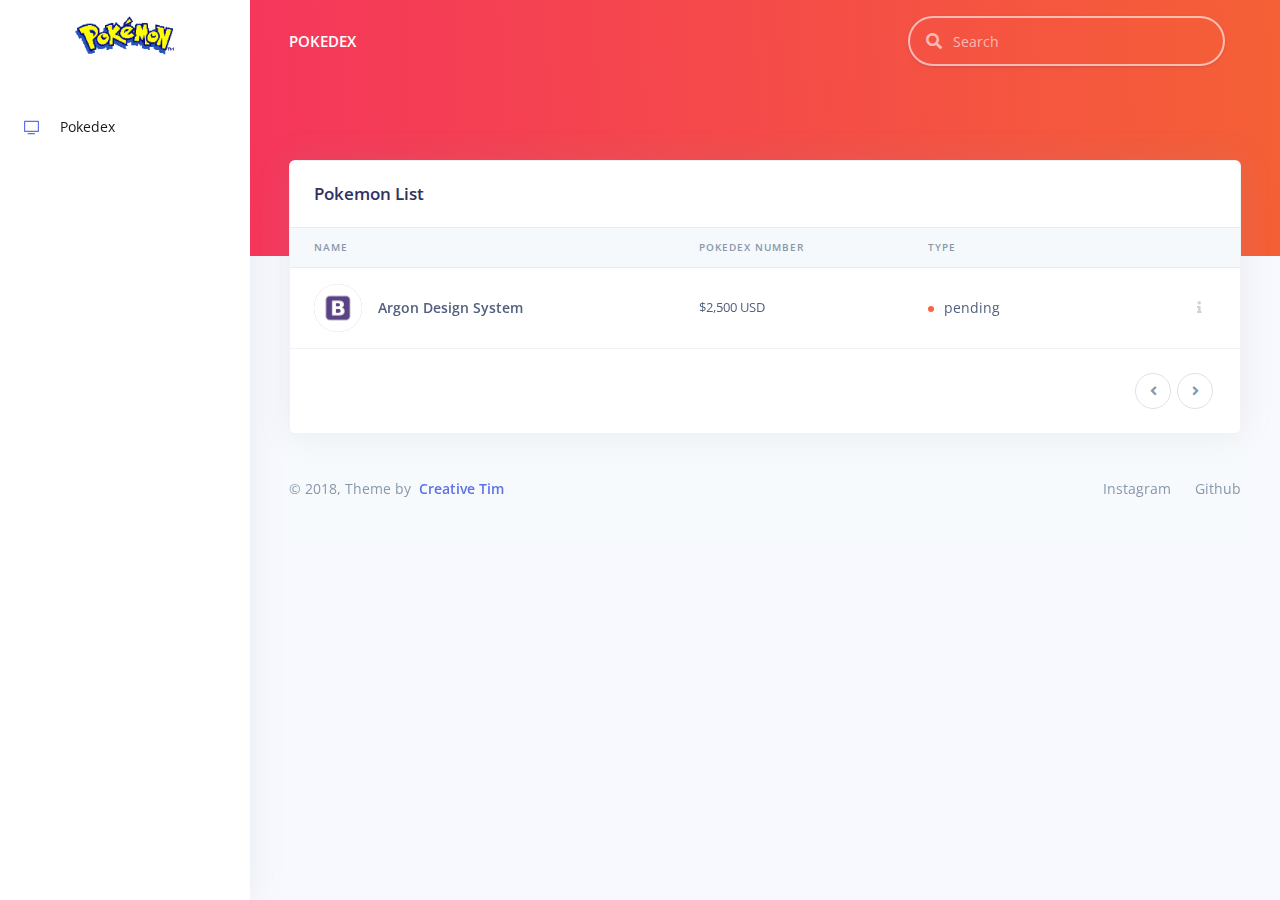
<file: index.html>
<!--

=========================================================
* Argon Dashboard - v1.1.1
=========================================================

* Product Page: https://www.creative-tim.com/product/argon-dashboard
* Copyright 2019 Creative Tim (https://www.creative-tim.com)
* Licensed under MIT (https://github.com/creativetimofficial/argon-dashboard/blob/master/LICENSE.md)

* Coded by Creative Tim

=========================================================

* The above copyright notice and this permission notice shall be included in all copies or substantial portions of the Software. -->
<!DOCTYPE html>
<html lang="en">

<head>
  <meta charset="utf-8" />
  <meta name="viewport" content="width=device-width, initial-scale=1, shrink-to-fit=no">
  <title>
    Argon Dashboard - Free Dashboard for Bootstrap 4 by Creative Tim
  </title>
  <!-- Favicon -->
  <link href="../assets/img/brand/favicon.png" rel="icon" type="image/png">
  <!-- Fonts -->
  <link href="https://fonts.googleapis.com/css?family=Open+Sans:300,400,600,700" rel="stylesheet">
  <!-- Icons -->
  <link href="https://faiisll.github.io/pokedex//assets/js/plugins/nucleo/css/nucleo.css" rel="stylesheet" />
  <link href="https://faiisll.github.io/pokedex//assets/js/plugins/@fortawesome/fontawesome-free/css/all.min.css" rel="stylesheet" />
  <!-- CSS Files -->
  <link href="https://faiisll.github.io/pokedex//assets/css/argon-dashboard.css?v=1.1.1" rel="stylesheet" />
</head>

<body class="">
  <nav class="navbar navbar-vertical fixed-left navbar-expand-md navbar-light bg-white" id="sidenav-main">
    <div class="container-fluid">
      <!-- Toggler -->
      <button class="navbar-toggler" type="button" data-toggle="collapse" data-target="#sidenav-collapse-main" aria-controls="sidenav-main" aria-expanded="false" aria-label="Toggle navigation">
        <span class="navbar-toggler-icon"></span>
      </button>
      <!-- Brand -->
      <a class="navbar-brand pt-0" href="../index.html">
        <img src="https://faiisll.github.io/pokedex/assets/img/Pokemon-Logo-PNG-Transparent-Image.png" class="navbar-brand-img" alt="...">
      </a>
      <!-- User -->
      <ul class="nav align-items-center d-md-none">
        <li class="nav-item dropdown">
          <a class="nav-link nav-link-icon" href="#" role="button" data-toggle="dropdown" aria-haspopup="true" aria-expanded="false">
            <i class="ni ni-bell-55"></i>
          </a>
          <div class="dropdown-menu dropdown-menu-arrow dropdown-menu-right" aria-labelledby="navbar-default_dropdown_1">
            <a class="dropdown-item" href="#">Action</a>
            <a class="dropdown-item" href="#">Another action</a>
            <div class="dropdown-divider"></div>
            <a class="dropdown-item" href="#">Something else here</a>
          </div>
        </li>
        <li class="nav-item dropdown">
          <a class="nav-link" href="#" role="button" data-toggle="dropdown" aria-haspopup="true" aria-expanded="false">
            <div class="media align-items-center">
              <span class="avatar avatar-sm rounded-circle">
                <img alt="Image placeholder" src="../assets/img/theme/team-1-800x800.jpg
">
              </span>
            </div>
          </a>
          <div class="dropdown-menu dropdown-menu-arrow dropdown-menu-right">
            <div class=" dropdown-header noti-title">
              <h6 class="text-overflow m-0">Welcome!</h6>
            </div>
            <a href="./examples/profile.html" class="dropdown-item">
              <i class="ni ni-single-02"></i>
              <span>My profile</span>
            </a>
            <a href="./examples/profile.html" class="dropdown-item">
              <i class="ni ni-settings-gear-65"></i>
              <span>Settings</span>
            </a>
            <a href="./examples/profile.html" class="dropdown-item">
              <i class="ni ni-calendar-grid-58"></i>
              <span>Activity</span>
            </a>
            <a href="./examples/profile.html" class="dropdown-item">
              <i class="ni ni-support-16"></i>
              <span>Support</span>
            </a>
            <div class="dropdown-divider"></div>
            <a href="#!" class="dropdown-item">
              <i class="ni ni-user-run"></i>
              <span>Logout</span>
            </a>
          </div>
        </li>
      </ul>
      <!-- Collapse -->
      <div class="collapse navbar-collapse" id="sidenav-collapse-main">
        <!-- Collapse header -->
        <div class="navbar-collapse-header d-md-none">
          <div class="row">
            <div class="col-6 collapse-brand">
              <a href="../index.html">
                <img src="https://faiisll.github.io/pokedex/assets/img/Pokemon-Logo-PNG-Transparent-Image.png">
              </a>
            </div>
            <div class="col-6 collapse-close">
              <button type="button" class="navbar-toggler" data-toggle="collapse" data-target="#sidenav-collapse-main" aria-controls="sidenav-main" aria-expanded="false" aria-label="Toggle sidenav">
                <span></span>
                <span></span>
              </button>
            </div>
          </div>
        </div>
        <!-- Form -->
        <form class="mt-4 mb-3 d-md-none">
          <div class="input-group input-group-rounded input-group-merge">
            <input type="search" class="form-control form-control-rounded form-control-prepended" placeholder="Search" aria-label="Search">
            <div class="input-group-prepend">
              <div class="input-group-text">
                <span class="fa fa-search"></span>
              </div>
            </div>
          </div>
        </form>
        <!-- Navigation -->
        <ul class="navbar-nav">
          <li class="nav-item  active">
            <a class="nav-link " href="https://faiisll.github.io/pokedex/">
              <i class="ni ni-tv-2 text-primary"></i> Pokedex
            </a>
          </li>
  
        </ul>
      </div>
    </div>
  </nav>
  <div class="main-content">
    <!-- Navbar -->
    <nav class="navbar navbar-top navbar-expand-md navbar-dark" id="navbar-main">
      <div class="container-fluid">
        <!-- Brand -->
        <a class="h4 mb-0 text-white text-uppercase d-none d-lg-inline-block" href="https://faiisll.github.io/pokedex/">Pokedex</a>
        <!-- Form -->
        <form class="navbar-search navbar-search-dark form-inline mr-3 d-none d-md-flex ml-lg-auto">
          <div class="form-group mb-0">
            <div class="input-group input-group-alternative">
              <div class="input-group-prepend">
                <span class="input-group-text"><i class="fas fa-search"></i></span>
              </div>
              <input class="form-control" placeholder="Search" type="text">
            </div>
          </div>
        </form>
      </div>
    </nav>
    <!-- End Navbar -->
    <!-- Header -->
    <div class="header bg-gradient-danger pb-8 pt-5 pt-md-8">
      <div class="container-fluid">
      </div>
    </div>
    <div class="container-fluid mt--7">
      <!-- Table -->
      <div class="row">
        <div class="col">
          <div class="card shadow">
            <div class="card-header border-0">
              <h3 class="mb-0">Pokemon List</h3>
            </div>
            <div class="table-responsive">
              <table class="table align-items-center table-flush">
                <thead class="thead-light">
                  <tr>
                    <th scope="col">Name</th>
                    <th scope="col">Pokedex Number</th>
                    <th scope="col">Type</th>
                    <th scope="col"></th>
                  </tr>
                </thead>
                <tbody id="tb-poke">
                  <tr>
                    <th scope="row">
                      <div class="media align-items-center">
                        <a href="#" class="avatar rounded-circle mr-3">
                          <img alt="Image placeholder" src="../assets/img/theme/bootstrap.jpg">
                        </a>
                        <div class="media-body">
                          <span class="mb-0 text-sm">Argon Design System</span>
                        </div>
                      </div>
                    </th>
                    <td>
                      $2,500 USD
                    </td>
                    <td>
                      <span class="badge badge-dot mr-4">
                        <i class="bg-warning"></i> pending
                      </span>
                    </td>

                    <td class="text-right">
                      <a class="btn btn-sm btn-icon-only text-light" href="#" role="button">
                        <i class="fas fa-info"></i>
                      </a>
                    </td>
                  </tr>
                  
                </tbody>
              </table>
            </div>
            <div class="card-footer py-4">
              <nav aria-label="...">
                <ul class="pagination justify-content-end mb-0">
                  <li class="page-item disabled" id="prev" onclick="prev()">
                    <a class="page-link" href="#" tabindex="-1">
                      <i class="fas fa-angle-left"></i>
                      <span class="sr-only">Previous</span>
                    </a>
                  </li>
                  <li class="page-item" id="next" onclick="next()">
                    <a class="page-link" href="#">
                      <i class="fas fa-angle-right"></i>
                      <span class="sr-only">Next</span>
                    </a>
                  </li>
                </ul>
              </nav>
            </div>
          </div>
        </div>
      </div>
      <!-- Footer -->
      <footer class="footer">
        <div class="row align-items-center justify-content-xl-between">
          <div class="col-xl-6">
            <div class="copyright text-center text-xl-left text-muted">
              &copy; 2018, Theme by <a href="https://www.creative-tim.com" class="font-weight-bold ml-1" target="_blank">Creative Tim</a>
            </div>
          </div>
          <div class="col-xl-6">
            <ul class="nav nav-footer justify-content-center justify-content-xl-end">
              <li class="nav-item">
                <a href="https://www.instagram.com/faiisll/" class="nav-link" target="_blank">Instagram</a>
              </li>
              <li class="nav-item">
                <a href="https://github.com/faiisll/" class="nav-link" target="_blank">Github</a>
              </li>
            </ul>
          </div>
        </div>
      </footer>
    </div>
  </div>
  <!--   Core   -->
  <script src="https://faiisll.github.io/pokedex/assets/js/plugins/jquery/dist/jquery.min.js"></script>
  <script src="https://faiisll.github.io/pokedex/assets/js/plugins/bootstrap/dist/js/bootstrap.bundle.min.js"></script>
  <!--   Optional JS   -->
  <!--   Argon JS   -->
  <script src="https://faiisll.github.io/pokedex/assets/js/argon-dashboard.min.js?v=1.1.1"></script>
  <script src="https://cdn.trackjs.com/agent/v3/latest/t.js"></script>
  <script>
    window.TrackJS &&
      TrackJS.install({
        token: "ee6fab19c5a04ac1a32a645abde4613a",
        application: "argon-dashboard-free"
      });
  </script>
  <script src="https://faiisll.github.io/pokedex/assets/pokedex/index.js"></script>
</body>

</html>
</file>
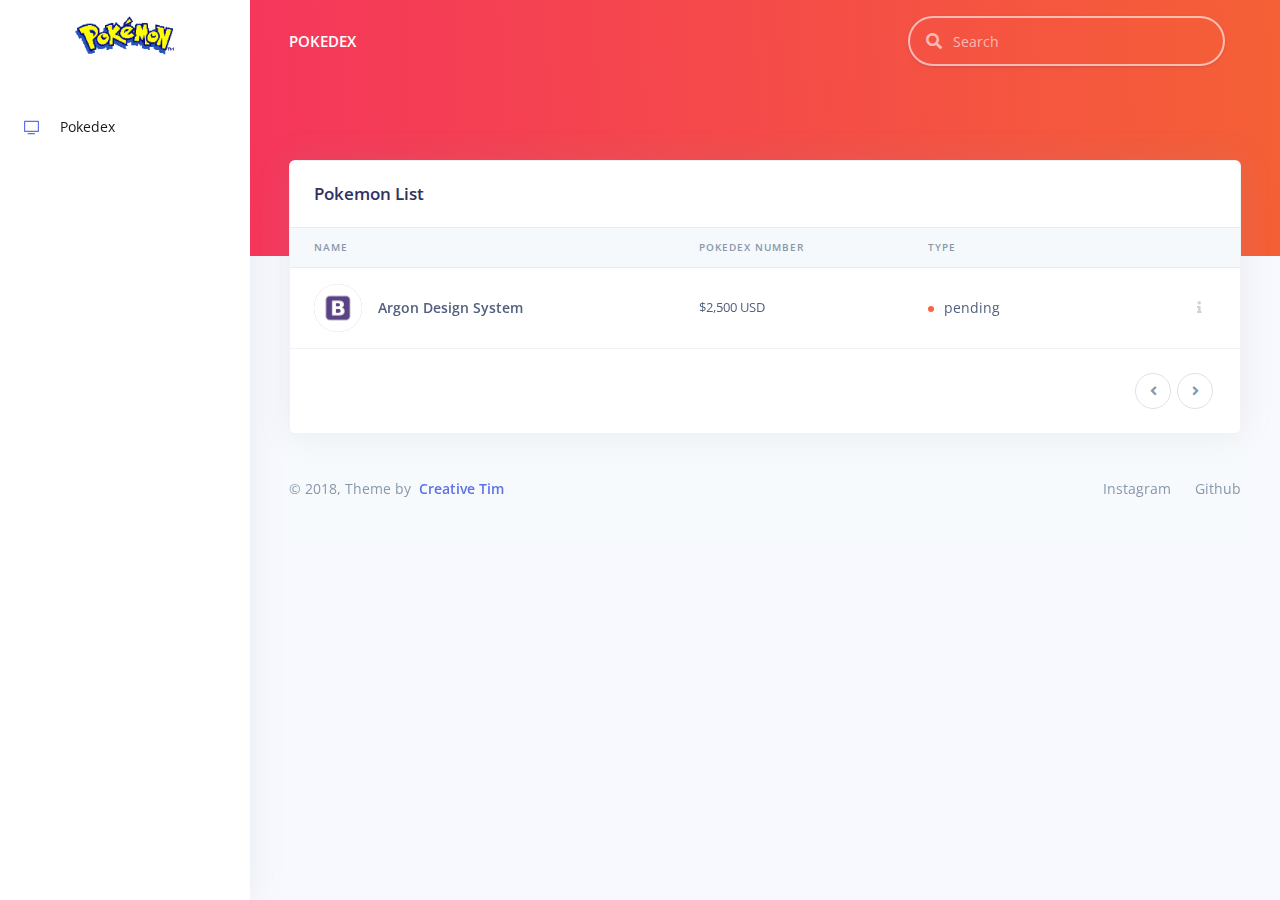
<file: detail.html>
<!--

=========================================================
* Argon Dashboard - v1.1.1
=========================================================

* Product Page: https://www.creative-tim.com/product/argon-dashboard
* Copyright 2019 Creative Tim (https://www.creative-tim.com)
* Licensed under MIT (https://github.com/creativetimofficial/argon-dashboard/blob/master/LICENSE.md)

* Coded by Creative Tim

=========================================================

* The above copyright notice and this permission notice shall be included in all copies or substantial portions of the Software. -->
<!DOCTYPE html>
<html lang="en">

<head>
  <meta charset="utf-8" />
  <meta name="viewport" content="width=device-width, initial-scale=1, shrink-to-fit=no">
  <title>
    Argon Dashboard - Free Dashboard for Bootstrap 4 by Creative Tim
  </title>
  <!-- Favicon -->
  <link href="../assets/img/brand/favicon.png" rel="icon" type="image/png">
  <!-- Fonts -->
  <link href="https://fonts.googleapis.com/css?family=Open+Sans:300,400,600,700" rel="stylesheet">
  <!-- Icons -->
  <link href="https://faiisll.github.io/pokedex/assets/js/plugins/nucleo/css/nucleo.css" rel="stylesheet" />
  <link href="https://faiisll.github.io/pokedex/assets/js/plugins/@fortawesome/fontawesome-free/css/all.min.css" rel="stylesheet" />
  <!-- CSS Files -->
  <link href="https://faiisll.github.io/pokedex/assets/css/argon-dashboard.css?v=1.1.1" rel="stylesheet" />
</head>

<body class="">
  <nav class="navbar navbar-vertical fixed-left navbar-expand-md navbar-light bg-white" id="sidenav-main">
    <div class="container-fluid">
      <!-- Toggler -->
      <button class="navbar-toggler" type="button" data-toggle="collapse" data-target="#sidenav-collapse-main" aria-controls="sidenav-main" aria-expanded="false" aria-label="Toggle navigation">
        <span class="navbar-toggler-icon"></span>
      </button>
      <!-- Brand -->
      <a class="navbar-brand pt-0" href="https://faiisll.github.io/pokedex/">
        <img src="https://faiisll.github.io/pokedex/assets/img/Pokemon-Logo-PNG-Transparent-Image.png" class="navbar-brand-img" alt="...">
      </a>
      <!-- User -->
      <ul class="nav align-items-center d-md-none">
        <li class="nav-item dropdown">
          <a class="nav-link nav-link-icon" href="#" role="button" data-toggle="dropdown" aria-haspopup="true" aria-expanded="false">
            <i class="ni ni-bell-55"></i>
          </a>
          <div class="dropdown-menu dropdown-menu-arrow dropdown-menu-right" aria-labelledby="navbar-default_dropdown_1">
            <a class="dropdown-item" href="#">Action</a>
            <a class="dropdown-item" href="#">Another action</a>
            <div class="dropdown-divider"></div>
            <a class="dropdown-item" href="#">Something else here</a>
          </div>
        </li>
      </ul>
      <!-- Collapse -->
      <div class="collapse navbar-collapse" id="sidenav-collapse-main">
        <!-- Collapse header -->
        <div class="navbar-collapse-header d-md-none">
          <div class="row">
            <div class="col-6 collapse-brand">
              <a href="https://faiisll.github.io/pokedex/">
                <img src="https://faiisll.github.io/pokedex/assets/img/brand/blue.png">
              </a>
            </div>
            <div class="col-6 collapse-close">
              <button type="button" class="navbar-toggler" data-toggle="collapse" data-target="#sidenav-collapse-main" aria-controls="sidenav-main" aria-expanded="false" aria-label="Toggle sidenav">
                <span></span>
                <span></span>
              </button>
            </div>
          </div>
        </div>
        <!-- Form -->
        <form class="mt-4 mb-3 d-md-none">
          <div class="input-group input-group-rounded input-group-merge">
            <input type="search" class="form-control form-control-rounded form-control-prepended" placeholder="Search" aria-label="Search">
            <div class="input-group-prepend">
              <div class="input-group-text">
                <span class="fa fa-search"></span>
              </div>
            </div>
          </div>
        </form>
        <!-- Navigation -->
        <ul class="navbar-nav">
          <li class="nav-item  active">
            <a class="nav-link " href="https://faiisll.github.io/pokedex/">
              <i class="ni ni-tv-2 text-primary"></i> Pokedex
            </a>
          </li>
  
        </ul>
      </div>
    </div>
  </nav>
  <div class="main-content">
    <!-- Navbar -->
    <nav class="navbar navbar-top navbar-expand-md navbar-dark" id="navbar-main">
      <div class="container-fluid">
        <!-- Brand -->
        <a class="h4 mb-0 text-white text-uppercase d-none d-lg-inline-block" href="https://faiisll.github.io/pokedex/">Pokedex</a>
        <!-- Form -->
        <form class="navbar-search navbar-search-dark form-inline mr-3 d-none d-md-flex ml-lg-auto">
          <div class="form-group mb-0">
            <div class="input-group input-group-alternative">
              <div class="input-group-prepend">
                <span class="input-group-text"><i class="fas fa-search"></i></span>
              </div>
              <input class="form-control" placeholder="Search" type="text">
            </div>
          </div>
        </form>
      </div>
    </nav>
    <!-- End Navbar -->
    <!-- Header -->
    <div class="header bg-gradient-danger pb-8 pt-5 pt-md-8">
      <div class="container-fluid">
      </div>
    </div>
    <div class="container-fluid mt-9">
        <div class="card card-profile shadow mt--300">
            <div class="px-4">
              <div class="row justify-content-center">
                <div class="col-lg-2">
                  <div class="card-profile-image">
                    <a href="javascript:;" id="img">
                      <img src="https://raw.githubusercontent.com/PokeAPI/sprites/master/sprites/pokemon/4.png" class="rounded-circle bg-dark">
                    </a>
                  </div>
                </div>
                <div class="col-lg-3 offset-md-6 text-center align-self-lg-center">
                  <div class="card-profile-actions py-4 mt-lg-0" id="type">
                    <a href="#" class="btn btn-sm btn-info">Connect</a>
                    <a href="#" class="btn btn-sm btn-default">Message</a>
                  </div>
                </div>
                <div class="text-center col-md-12">
                  <h1 id="name">Jessica Jones</h1>
                </div>
                <div class="col-lg-12 col-12">
                  <div class="card-profile-stats d-flex justify-content-center row" id="stat">
                    
                 
                    <div>
                      <span class="heading">89</span>
                      <span class="description">Comments</span>
                    </div>
                  </div>
                </div>
              </div>
              
              <div class="mt-5 py-5 border-top text-center">
                <div class="row justify-content-center">
                  <div class="col-lg-9">
                    <p id="desc">An artist of considerable range, Ryan — the name taken by Melbourne-raised, Brooklyn-based Nick Murphy — writes, performs and records all of his own music, giving it a warm, intimate feel with a solid groove structure. An artist of considerable range.</p>
                    
                  </div>
                </div>
              </div>
            </div>
          </div>
      <!-- Footer -->
      <footer class="footer">
        <div class="row align-items-center justify-content-xl-between">
          <div class="col-xl-6">
            <div class="copyright text-center text-xl-left text-muted">
              &copy; 2018, Theme by <a href="https://www.creative-tim.com" class="font-weight-bold ml-1" target="_blank">Creative Tim</a>
            </div>
          </div>
          <div class="col-xl-6">
            <ul class="nav nav-footer justify-content-center justify-content-xl-end">
              <li class="nav-item">
                <a href="https://www.instagram.com/faiisll/" class="nav-link" target="_blank">Instagram</a>
              </li>
              <li class="nav-item">
                <a href="https://github.com/faiisll/" class="nav-link" target="_blank">Github</a>
              </li>
            </ul>
          </div>
        </div>
      </footer>
    </div>
  </div>
  <!--   Core   -->
  <script src="https://faiisll.github.io/pokedex/assets/js/plugins/jquery/dist/jquery.min.js"></script>
  <script src="https://faiisll.github.io/pokedex/assets/js/plugins/bootstrap/dist/js/bootstrap.bundle.min.js"></script>
  <!--   Optional JS   -->
  <!--   Argon JS   -->
  <script src="https://faiisll.github.io/pokedex/assets/js/argon-dashboard.min.js?v=1.1.1"></script>
  <script src="https://cdn.trackjs.com/agent/v3/latest/t.js"></script>
  <script>
    window.TrackJS &&
      TrackJS.install({
        token: "ee6fab19c5a04ac1a32a645abde4613a",
        application: "argon-dashboard-free"
      });
  </script>
  <script src="https://faiisll.github.io/pokedex/assets/pokedex/detail.js"></script>
</body>

</html>
</file>
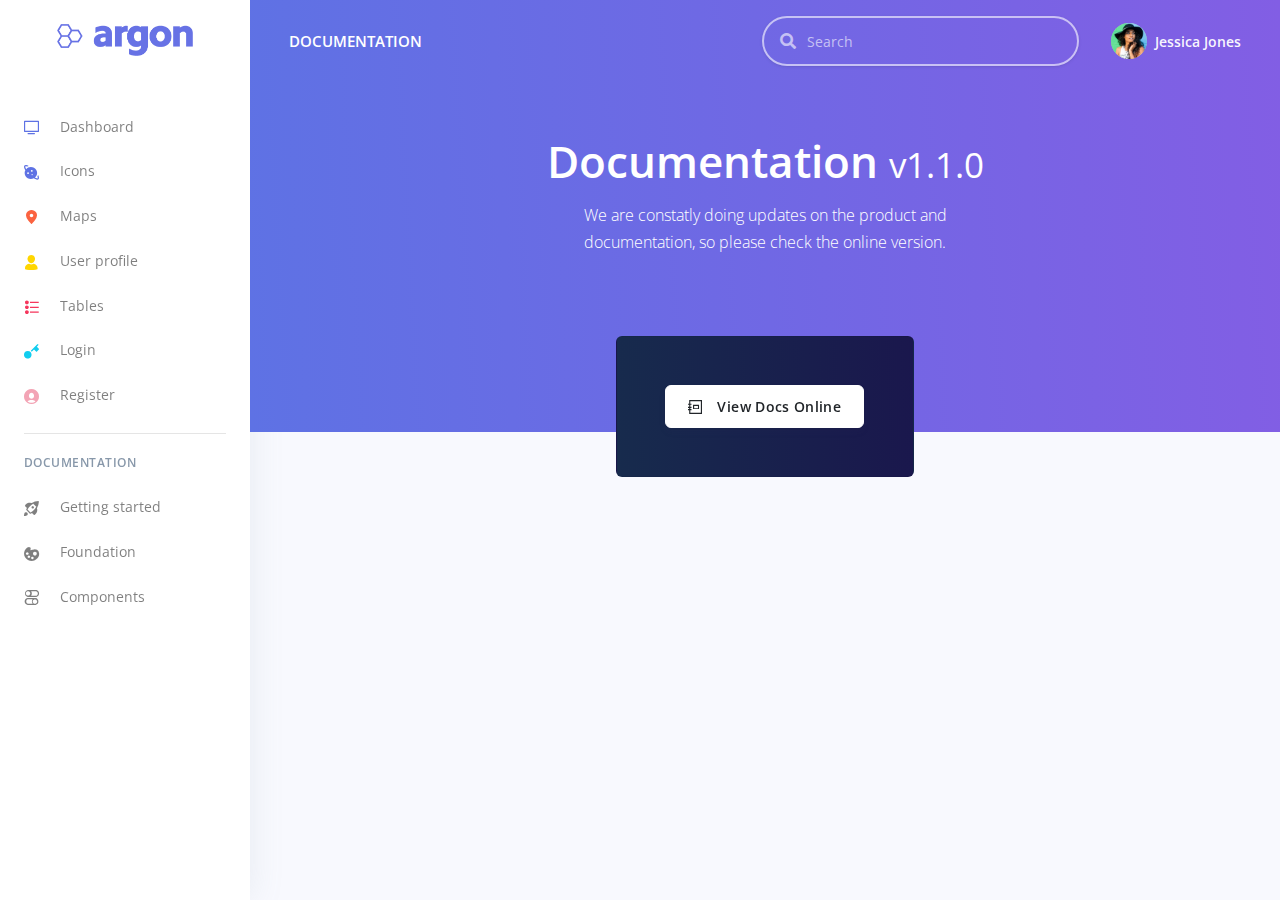
<file: docs/documentation.html>
<!DOCTYPE html>
<html>

<head>
  <meta charset="utf-8">
  <meta name="viewport" content="width=device-width, initial-scale=1, shrink-to-fit=no">
  <meta name="description" content="Start your development with a Dashboard for Bootstrap 4.">
  <meta name="author" content="Creative Tim">
  <title>Argon Dashboard - Free Dashboard for Bootstrap 4</title>
  <!-- Favicon -->
  <link href="../assets/img/brand/favicon.png" rel="icon" type="image/png">
  <!-- Fonts -->
  <link href="https://fonts.googleapis.com/css?family=Open+Sans:300,400,600,700" rel="stylesheet">
  <!-- Icons -->
  <link href="../assets/js/plugins/nucleo/css/nucleo.css" rel="stylesheet">
  <link href="../assets/js/plugins/@fortawesome/fontawesome-free/css/all.min.css" rel="stylesheet">
  <!-- Argon CSS -->
  <link type="text/css" href="../assets/css/argon-dashboard.css?v=1.0.0" rel="stylesheet">
</head>

<body>
  <!-- Sidenav -->
  <nav class="navbar navbar-vertical fixed-left navbar-expand-md navbar-light bg-white" id="sidenav-main">
    <div class="container-fluid">
      <!-- Toggler -->
      <button class="navbar-toggler" type="button" data-toggle="collapse" data-target="#sidenav-collapse-main" aria-controls="sidenav-main" aria-expanded="false" aria-label="Toggle navigation">
        <span class="navbar-toggler-icon"></span>
      </button>
      <!-- Brand -->
      <a class="navbar-brand pt-0" href="../index.html">
        <img src="../assets/img/brand/blue.png" class="navbar-brand-img" alt="...">
      </a>
      <!-- User -->
      <ul class="nav align-items-center d-md-none">
        <li class="nav-item dropdown">
          <a class="nav-link nav-link-icon" href="#" role="button" data-toggle="dropdown" aria-haspopup="true" aria-expanded="false">
            <i class="ni ni-bell-55"></i>
          </a>
          <div class="dropdown-menu dropdown-menu-arrow dropdown-menu-right" aria-labelledby="navbar-default_dropdown_1">
            <a class="dropdown-item" href="#">Action</a>
            <a class="dropdown-item" href="#">Another action</a>
            <div class="dropdown-divider"></div>
            <a class="dropdown-item" href="#">Something else here</a>
          </div>
        </li>
        <li class="nav-item dropdown">
          <a class="nav-link" href="#" role="button" data-toggle="dropdown" aria-haspopup="true" aria-expanded="false">
            <div class="media align-items-center">
              <span class="avatar avatar-sm rounded-circle">
                <img alt="Image placeholder" src="../assets/img/theme/team-1-800x800.jpg">
              </span>
            </div>
          </a>
          <div class="dropdown-menu dropdown-menu-arrow dropdown-menu-right">
            <div class=" dropdown-header noti-title">
              <h6 class="text-overflow m-0">Welcome!</h6>
            </div>
            <a href="../examples/profile.html" class="dropdown-item">
              <i class="ni ni-single-02"></i>
              <span>My profile</span>
            </a>
            <a href="../examples/profile.html" class="dropdown-item">
              <i class="ni ni-settings-gear-65"></i>
              <span>Settings</span>
            </a>
            <a href="../examples/profile.html" class="dropdown-item">
              <i class="ni ni-calendar-grid-58"></i>
              <span>Activity</span>
            </a>
            <a href="../examples/profile.html" class="dropdown-item">
              <i class="ni ni-support-16"></i>
              <span>Support</span>
            </a>
            <div class="dropdown-divider"></div>
            <a href="#!" class="dropdown-item">
              <i class="ni ni-user-run"></i>
              <span>Logout</span>
            </a>
          </div>
        </li>
      </ul>
      <!-- Collapse -->
      <div class="collapse navbar-collapse" id="sidenav-collapse-main">
        <!-- Collapse header -->
        <div class="navbar-collapse-header d-md-none">
          <div class="row">
            <div class="col-6 collapse-brand">
              <a href="../index.html">
                <img src="../assets/img/brand/blue.png">
              </a>
            </div>
            <div class="col-6 collapse-close">
              <button type="button" class="navbar-toggler" data-toggle="collapse" data-target="#sidenav-collapse-main" aria-controls="sidenav-main" aria-expanded="false" aria-label="Toggle sidenav">
                <span></span>
                <span></span>
              </button>
            </div>
          </div>
        </div>
        <!-- Form -->
        <form class="mt-4 mb-3 d-md-none">
          <div class="input-group input-group-rounded input-group-merge">
            <input type="search" class="form-control form-control-rounded form-control-prepended" placeholder="Search" aria-label="Search">
            <div class="input-group-prepend">
              <div class="input-group-text">
                <span class="fa fa-search"></span>
              </div>
            </div>
          </div>
        </form>
        <!-- Navigation -->
        <ul class="navbar-nav">
          <li class="nav-item">
            <a class="nav-link" href="../index.html">
              <i class="ni ni-tv-2 text-primary"></i> Dashboard
            </a>
          </li>
          <li class="nav-item">
            <a class="nav-link" href="../examples/icons.html">
              <i class="ni ni-planet text-blue"></i> Icons
            </a>
          </li>
          <li class="nav-item">
            <a class="nav-link" href="../examples/maps.html">
              <i class="ni ni-pin-3 text-orange"></i> Maps
            </a>
          </li>
          <li class="nav-item">
            <a class="nav-link" href="../examples/profile.html">
              <i class="ni ni-single-02 text-yellow"></i> User profile
            </a>
          </li>
          <li class="nav-item">
            <a class="nav-link" href="../examples/tables.html">
              <i class="ni ni-bullet-list-67 text-red"></i> Tables
            </a>
          </li>
          <li class="nav-item">
            <a class="nav-link" href="../examples/login.html">
              <i class="ni ni-key-25 text-info"></i> Login
            </a>
          </li>
          <li class="nav-item">
            <a class="nav-link" href="../examples/register.html">
              <i class="ni ni-circle-08 text-pink"></i> Register
            </a>
          </li>
        </ul>
        <!-- Divider -->
        <hr class="my-3">
        <!-- Heading -->
        <h6 class="navbar-heading text-muted">Documentation</h6>
        <!-- Navigation -->
        <ul class="navbar-nav mb-md-3">
          <li class="nav-item">
            <a class="nav-link" href="https://demos.creative-tim.com/argon-dashboard/docs/getting-started/overview.html">
              <i class="ni ni-spaceship"></i> Getting started
            </a>
          </li>
          <li class="nav-item">
            <a class="nav-link" href="https://demos.creative-tim.com/argon-dashboard/docs/foundation/colors.html">
              <i class="ni ni-palette"></i> Foundation
            </a>
          </li>
          <li class="nav-item">
            <a class="nav-link" href="https://demos.creative-tim.com/argon-dashboard/docs/components/alerts.html">
              <i class="ni ni-ui-04"></i> Components
            </a>
          </li>
        </ul>
      </div>
    </div>
  </nav>
  <!-- Main content -->
  <div class="main-content">
    <!-- Top navbar -->
    <nav class="navbar navbar-top navbar-expand-md navbar-dark" id="navbar-main">
      <div class="container-fluid">
        <!-- Brand -->
        <a class="h4 mb-0 text-white text-uppercase d-none d-lg-inline-block" href="../index.html">Documentation</a>
        <!-- Form -->
        <form class="navbar-search navbar-search-dark form-inline mr-3 d-none d-md-flex ml-lg-auto">
          <div class="form-group mb-0">
            <div class="input-group input-group-alternative">
              <div class="input-group-prepend">
                <span class="input-group-text"><i class="fas fa-search"></i></span>
              </div>
              <input class="form-control" placeholder="Search" type="text">
            </div>
          </div>
        </form>
        <!-- User -->
        <ul class="navbar-nav align-items-center d-none d-md-flex">
          <li class="nav-item dropdown">
            <a class="nav-link pr-0" href="#" role="button" data-toggle="dropdown" aria-haspopup="true" aria-expanded="false">
              <div class="media align-items-center">
                <span class="avatar avatar-sm rounded-circle">
                  <img alt="Image placeholder" src="../assets/img/theme/team-4-800x800.jpg">
                </span>
                <div class="media-body ml-2 d-none d-lg-block">
                  <span class="mb-0 text-sm  font-weight-bold">Jessica Jones</span>
                </div>
              </div>
            </a>
            <div class="dropdown-menu dropdown-menu-arrow dropdown-menu-right">
              <div class=" dropdown-header noti-title">
                <h6 class="text-overflow m-0">Welcome!</h6>
              </div>
              <a href="../examples/profile.html" class="dropdown-item">
                <i class="ni ni-single-02"></i>
                <span>My profile</span>
              </a>
              <a href="../examples/profile.html" class="dropdown-item">
                <i class="ni ni-settings-gear-65"></i>
                <span>Settings</span>
              </a>
              <a href="../examples/profile.html" class="dropdown-item">
                <i class="ni ni-calendar-grid-58"></i>
                <span>Activity</span>
              </a>
              <a href="../examples/profile.html" class="dropdown-item">
                <i class="ni ni-support-16"></i>
                <span>Support</span>
              </a>
              <div class="dropdown-divider"></div>
              <a href="#!" class="dropdown-item">
                <i class="ni ni-user-run"></i>
                <span>Logout</span>
              </a>
            </div>
          </li>
        </ul>
      </div>
    </nav>
    <!-- Header -->
    <div class="header bg-gradient-primary pb-8 pt-5 pt-lg-8 d-flex align-items-center">
      <!-- Header container -->
      <div class="container-fluid">
        <div class="row justify-content-center">
          <div class="col-lg-6 col-md-10 text-center">
            <h1 class="display-2 text-white">Documentation <small>v1.1.0</small></h1>
            <p class="text-white mt-0 mb-5">We are constatly doing updates on the product and documentation, so please check the online version.</p>
          </div>
        </div>
      </div>
    </div>
    <!-- Page content -->
    <div class="container-fluid mt--7">
      <div class="row justify-content-center">
        <div class="col-lg-4">
          <div class="card bg-gradient-default text-center p-5">
            <a href="https://demos.creative-tim.com/argon-dashboard/docs/getting-started/overview.html" class="btn btn-white btn-icon mb-3 mb-sm-0">
              <span class="btn-inner--icon"><i class="ni ni-collection"></i></span>
              <span class="btn-inner--text">View Docs Online</span>
            </a>
          </div>
        </div>
      </div>
      <!-- Footer -->
    </div>
  </div>
  <!-- Argon Scripts -->
  <!-- Core -->
  <script src="../assets/js/plugins/jquery/dist/jquery.min.js"></script>
  <script src="../assets/js/plugins/bootstrap/dist/js/bootstrap.bundle.min.js"></script>
  <!-- Argon JS -->
  <script src="../assets/js/argon-dashboard.js?v=1.0.0"></script>
</body>

</html>
</file>
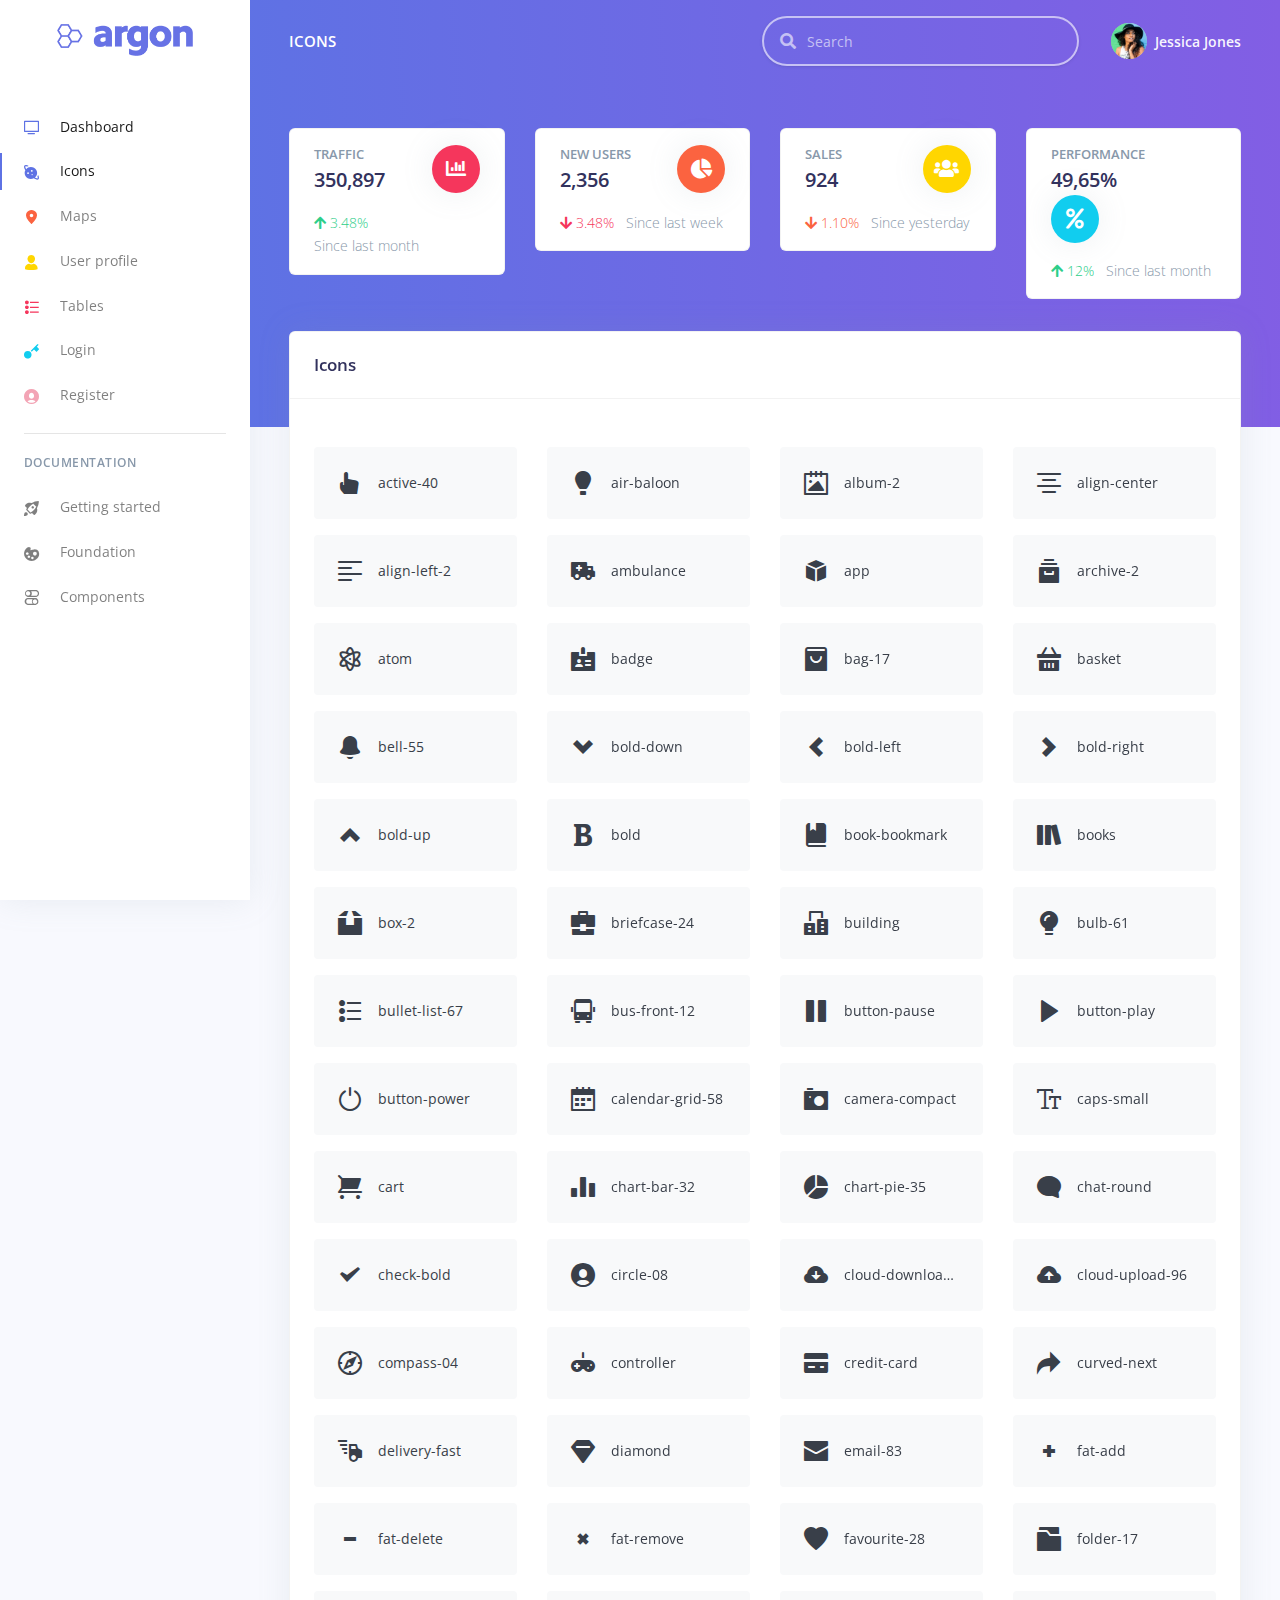
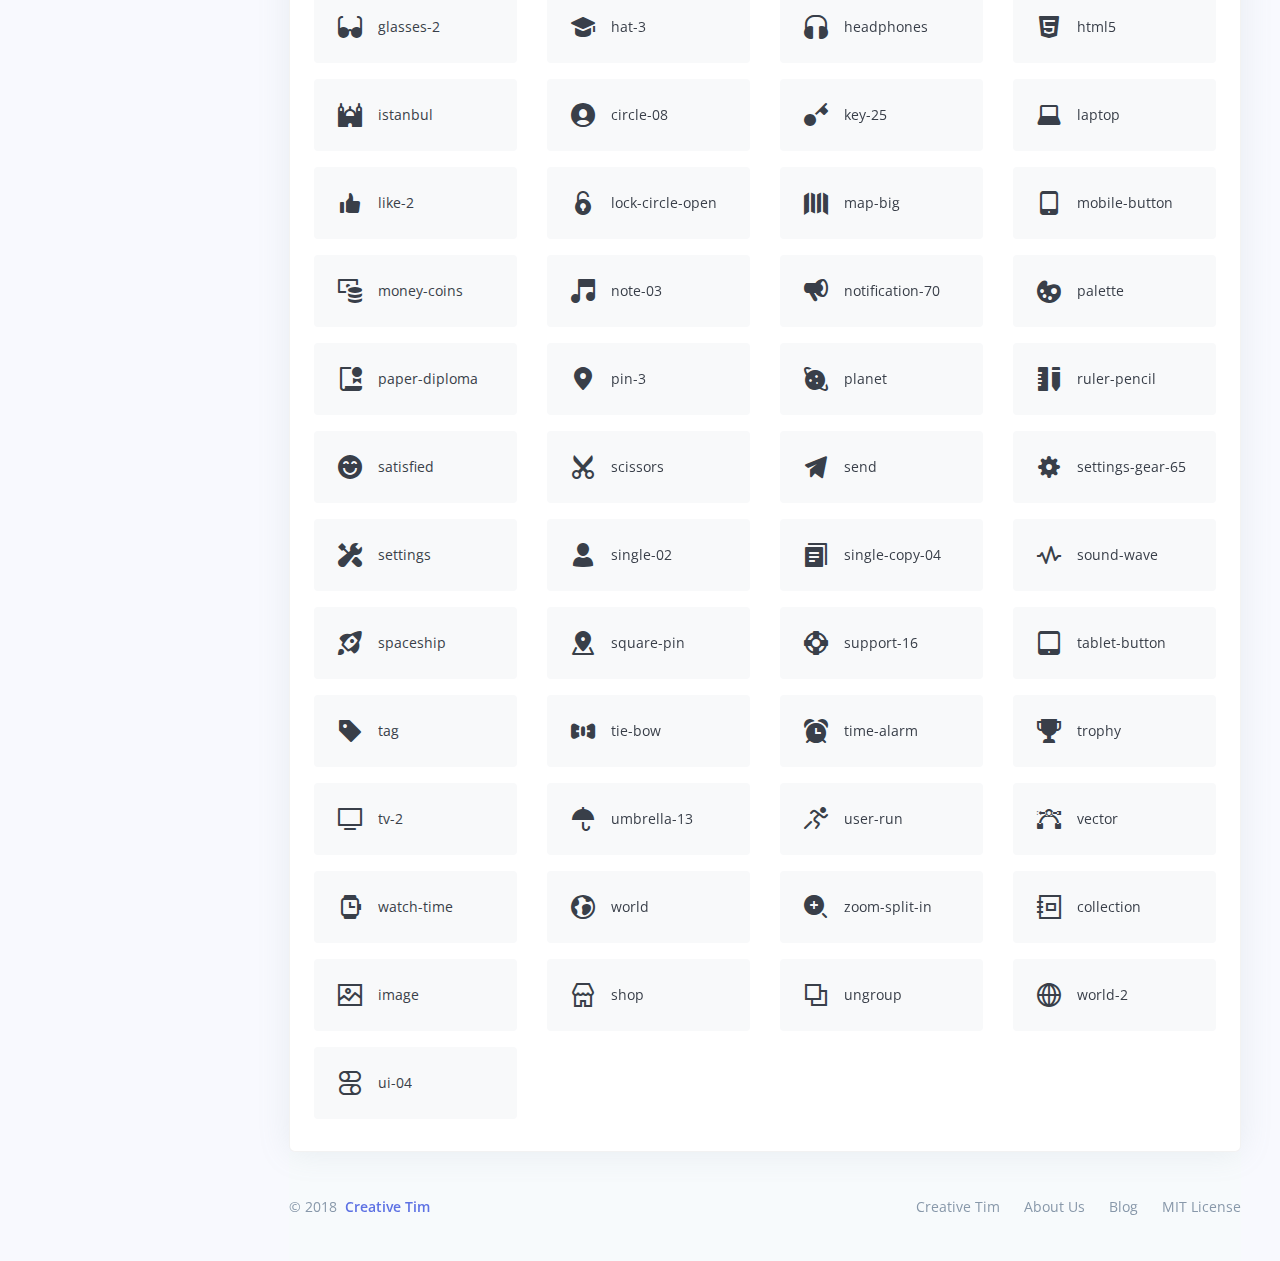
<file: examples/icons.html>
<!--

=========================================================
* Argon Dashboard - v1.1.1
=========================================================

* Product Page: https://www.creative-tim.com/product/argon-dashboard
* Copyright 2019 Creative Tim (https://www.creative-tim.com)
* Licensed under MIT (https://github.com/creativetimofficial/argon-dashboard/blob/master/LICENSE.md)

* Coded by Creative Tim

=========================================================

* The above copyright notice and this permission notice shall be included in all copies or substantial portions of the Software. -->
<!DOCTYPE html>
<html lang="en">

<head>
  <meta charset="utf-8" />
  <meta name="viewport" content="width=device-width, initial-scale=1, shrink-to-fit=no">
  <title>
    Argon Dashboard - Free Dashboard for Bootstrap 4 by Creative Tim
  </title>
  <!-- Favicon -->
  <link href="../assets/img/brand/favicon.png" rel="icon" type="image/png">
  <!-- Fonts -->
  <link href="https://fonts.googleapis.com/css?family=Open+Sans:300,400,600,700" rel="stylesheet">
  <!-- Icons -->
  <link href="../assets/js/plugins/nucleo/css/nucleo.css" rel="stylesheet" />
  <link href="../assets/js/plugins/@fortawesome/fontawesome-free/css/all.min.css" rel="stylesheet" />
  <!-- CSS Files -->
  <link href="../assets/css/argon-dashboard.css?v=1.1.1" rel="stylesheet" />
</head>

<body class="">
  <nav class="navbar navbar-vertical fixed-left navbar-expand-md navbar-light bg-white" id="sidenav-main">
    <div class="container-fluid">
      <!-- Toggler -->
      <button class="navbar-toggler" type="button" data-toggle="collapse" data-target="#sidenav-collapse-main" aria-controls="sidenav-main" aria-expanded="false" aria-label="Toggle navigation">
        <span class="navbar-toggler-icon"></span>
      </button>
      <!-- Brand -->
      <a class="navbar-brand pt-0" href="../index.html">
        <img src="../assets/img/brand/blue.png" class="navbar-brand-img" alt="...">
      </a>
      <!-- User -->
      <ul class="nav align-items-center d-md-none">
        <li class="nav-item dropdown">
          <a class="nav-link nav-link-icon" href="#" role="button" data-toggle="dropdown" aria-haspopup="true" aria-expanded="false">
            <i class="ni ni-bell-55"></i>
          </a>
          <div class="dropdown-menu dropdown-menu-arrow dropdown-menu-right" aria-labelledby="navbar-default_dropdown_1">
            <a class="dropdown-item" href="#">Action</a>
            <a class="dropdown-item" href="#">Another action</a>
            <div class="dropdown-divider"></div>
            <a class="dropdown-item" href="#">Something else here</a>
          </div>
        </li>
        <li class="nav-item dropdown">
          <a class="nav-link" href="#" role="button" data-toggle="dropdown" aria-haspopup="true" aria-expanded="false">
            <div class="media align-items-center">
              <span class="avatar avatar-sm rounded-circle">
                <img alt="Image placeholder" src="../assets/img/theme/team-1-800x800.jpg
">
              </span>
            </div>
          </a>
          <div class="dropdown-menu dropdown-menu-arrow dropdown-menu-right">
            <div class=" dropdown-header noti-title">
              <h6 class="text-overflow m-0">Welcome!</h6>
            </div>
            <a href="./examples/profile.html" class="dropdown-item">
              <i class="ni ni-single-02"></i>
              <span>My profile</span>
            </a>
            <a href="./examples/profile.html" class="dropdown-item">
              <i class="ni ni-settings-gear-65"></i>
              <span>Settings</span>
            </a>
            <a href="./examples/profile.html" class="dropdown-item">
              <i class="ni ni-calendar-grid-58"></i>
              <span>Activity</span>
            </a>
            <a href="./examples/profile.html" class="dropdown-item">
              <i class="ni ni-support-16"></i>
              <span>Support</span>
            </a>
            <div class="dropdown-divider"></div>
            <a href="#!" class="dropdown-item">
              <i class="ni ni-user-run"></i>
              <span>Logout</span>
            </a>
          </div>
        </li>
      </ul>
      <!-- Collapse -->
      <div class="collapse navbar-collapse" id="sidenav-collapse-main">
        <!-- Collapse header -->
        <div class="navbar-collapse-header d-md-none">
          <div class="row">
            <div class="col-6 collapse-brand">
              <a href="../index.html">
                <img src="../assets/img/brand/blue.png">
              </a>
            </div>
            <div class="col-6 collapse-close">
              <button type="button" class="navbar-toggler" data-toggle="collapse" data-target="#sidenav-collapse-main" aria-controls="sidenav-main" aria-expanded="false" aria-label="Toggle sidenav">
                <span></span>
                <span></span>
              </button>
            </div>
          </div>
        </div>
        <!-- Form -->
        <form class="mt-4 mb-3 d-md-none">
          <div class="input-group input-group-rounded input-group-merge">
            <input type="search" class="form-control form-control-rounded form-control-prepended" placeholder="Search" aria-label="Search">
            <div class="input-group-prepend">
              <div class="input-group-text">
                <span class="fa fa-search"></span>
              </div>
            </div>
          </div>
        </form>
        <!-- Navigation -->
        <ul class="navbar-nav">
          <li class="nav-item  active ">
            <a class="nav-link " href="../index.html">
              <i class="ni ni-tv-2 text-primary"></i> Dashboard
            </a>
          </li>
          <li class="nav-item">
            <a class="nav-link  active " href="../examples/icons.html">
              <i class="ni ni-planet text-blue"></i> Icons
            </a>
          </li>
          <li class="nav-item">
            <a class="nav-link " href="../examples/maps.html">
              <i class="ni ni-pin-3 text-orange"></i> Maps
            </a>
          </li>
          <li class="nav-item">
            <a class="nav-link " href="../examples/profile.html">
              <i class="ni ni-single-02 text-yellow"></i> User profile
            </a>
          </li>
          <li class="nav-item">
            <a class="nav-link " href="../examples/tables.html">
              <i class="ni ni-bullet-list-67 text-red"></i> Tables
            </a>
          </li>
          <li class="nav-item">
            <a class="nav-link" href="../examples/login.html">
              <i class="ni ni-key-25 text-info"></i> Login
            </a>
          </li>
          <li class="nav-item">
            <a class="nav-link" href="../examples/register.html">
              <i class="ni ni-circle-08 text-pink"></i> Register
            </a>
          </li>
        </ul>
        <!-- Divider -->
        <hr class="my-3">
        <!-- Heading -->
        <h6 class="navbar-heading text-muted">Documentation</h6>
        <!-- Navigation -->
        <ul class="navbar-nav mb-md-3">
          <li class="nav-item">
            <a class="nav-link" href="https://demos.creative-tim.com/argon-dashboard/docs/getting-started/overview.html">
              <i class="ni ni-spaceship"></i> Getting started
            </a>
          </li>
          <li class="nav-item">
            <a class="nav-link" href="https://demos.creative-tim.com/argon-dashboard/docs/foundation/colors.html">
              <i class="ni ni-palette"></i> Foundation
            </a>
          </li>
          <li class="nav-item">
            <a class="nav-link" href="https://demos.creative-tim.com/argon-dashboard/docs/components/alerts.html">
              <i class="ni ni-ui-04"></i> Components
            </a>
          </li>
        </ul>
      </div>
    </div>
  </nav>
  <div class="main-content">
    <!-- Navbar -->
    <nav class="navbar navbar-top navbar-expand-md navbar-dark" id="navbar-main">
      <div class="container-fluid">
        <!-- Brand -->
        <a class="h4 mb-0 text-white text-uppercase d-none d-lg-inline-block" href="../index.html">Icons</a>
        <!-- Form -->
        <form class="navbar-search navbar-search-dark form-inline mr-3 d-none d-md-flex ml-lg-auto">
          <div class="form-group mb-0">
            <div class="input-group input-group-alternative">
              <div class="input-group-prepend">
                <span class="input-group-text"><i class="fas fa-search"></i></span>
              </div>
              <input class="form-control" placeholder="Search" type="text">
            </div>
          </div>
        </form>
        <!-- User -->
        <ul class="navbar-nav align-items-center d-none d-md-flex">
          <li class="nav-item dropdown">
            <a class="nav-link pr-0" href="#" role="button" data-toggle="dropdown" aria-haspopup="true" aria-expanded="false">
              <div class="media align-items-center">
                <span class="avatar avatar-sm rounded-circle">
                  <img alt="Image placeholder" src="../assets/img/theme/team-4-800x800.jpg">
                </span>
                <div class="media-body ml-2 d-none d-lg-block">
                  <span class="mb-0 text-sm  font-weight-bold">Jessica Jones</span>
                </div>
              </div>
            </a>
            <div class="dropdown-menu dropdown-menu-arrow dropdown-menu-right">
              <div class=" dropdown-header noti-title">
                <h6 class="text-overflow m-0">Welcome!</h6>
              </div>
              <a href="../examples/profile.html" class="dropdown-item">
                <i class="ni ni-single-02"></i>
                <span>My profile</span>
              </a>
              <a href="../examples/profile.html" class="dropdown-item">
                <i class="ni ni-settings-gear-65"></i>
                <span>Settings</span>
              </a>
              <a href="../examples/profile.html" class="dropdown-item">
                <i class="ni ni-calendar-grid-58"></i>
                <span>Activity</span>
              </a>
              <a href="../examples/profile.html" class="dropdown-item">
                <i class="ni ni-support-16"></i>
                <span>Support</span>
              </a>
              <div class="dropdown-divider"></div>
              <a href="#!" class="dropdown-item">
                <i class="ni ni-user-run"></i>
                <span>Logout</span>
              </a>
            </div>
          </li>
        </ul>
      </div>
    </nav>
    <!-- End Navbar -->
    <!-- Header -->
    <div class="header bg-gradient-primary pb-8 pt-5 pt-md-8">
      <div class="container-fluid">
        <div class="header-body">
          <!-- Card stats -->
          <div class="row">
            <div class="col-xl-3 col-lg-6">
              <div class="card card-stats mb-4 mb-xl-0">
                <div class="card-body">
                  <div class="row">
                    <div class="col">
                      <h5 class="card-title text-uppercase text-muted mb-0">Traffic</h5>
                      <span class="h2 font-weight-bold mb-0">350,897</span>
                    </div>
                    <div class="col-auto">
                      <div class="icon icon-shape bg-danger text-white rounded-circle shadow">
                        <i class="fas fa-chart-bar"></i>
                      </div>
                    </div>
                  </div>
                  <p class="mt-3 mb-0 text-muted text-sm">
                    <span class="text-success mr-2"><i class="fa fa-arrow-up"></i> 3.48%</span>
                    <span class="text-nowrap">Since last month</span>
                  </p>
                </div>
              </div>
            </div>
            <div class="col-xl-3 col-lg-6">
              <div class="card card-stats mb-4 mb-xl-0">
                <div class="card-body">
                  <div class="row">
                    <div class="col">
                      <h5 class="card-title text-uppercase text-muted mb-0">New users</h5>
                      <span class="h2 font-weight-bold mb-0">2,356</span>
                    </div>
                    <div class="col-auto">
                      <div class="icon icon-shape bg-warning text-white rounded-circle shadow">
                        <i class="fas fa-chart-pie"></i>
                      </div>
                    </div>
                  </div>
                  <p class="mt-3 mb-0 text-muted text-sm">
                    <span class="text-danger mr-2"><i class="fas fa-arrow-down"></i> 3.48%</span>
                    <span class="text-nowrap">Since last week</span>
                  </p>
                </div>
              </div>
            </div>
            <div class="col-xl-3 col-lg-6">
              <div class="card card-stats mb-4 mb-xl-0">
                <div class="card-body">
                  <div class="row">
                    <div class="col">
                      <h5 class="card-title text-uppercase text-muted mb-0">Sales</h5>
                      <span class="h2 font-weight-bold mb-0">924</span>
                    </div>
                    <div class="col-auto">
                      <div class="icon icon-shape bg-yellow text-white rounded-circle shadow">
                        <i class="fas fa-users"></i>
                      </div>
                    </div>
                  </div>
                  <p class="mt-3 mb-0 text-muted text-sm">
                    <span class="text-warning mr-2"><i class="fas fa-arrow-down"></i> 1.10%</span>
                    <span class="text-nowrap">Since yesterday</span>
                  </p>
                </div>
              </div>
            </div>
            <div class="col-xl-3 col-lg-6">
              <div class="card card-stats mb-4 mb-xl-0">
                <div class="card-body">
                  <div class="row">
                    <div class="col">
                      <h5 class="card-title text-uppercase text-muted mb-0">Performance</h5>
                      <span class="h2 font-weight-bold mb-0">49,65%</span>
                    </div>
                    <div class="col-auto">
                      <div class="icon icon-shape bg-info text-white rounded-circle shadow">
                        <i class="fas fa-percent"></i>
                      </div>
                    </div>
                  </div>
                  <p class="mt-3 mb-0 text-muted text-sm">
                    <span class="text-success mr-2"><i class="fas fa-arrow-up"></i> 12%</span>
                    <span class="text-nowrap">Since last month</span>
                  </p>
                </div>
              </div>
            </div>
          </div>
        </div>
      </div>
    </div>
    <!-- Page content -->
    <div class="container-fluid mt--7">
      <!-- Table -->
      <div class="row">
        <div class="col">
          <div class="card shadow">
            <div class="card-header bg-transparent">
              <h3 class="mb-0">Icons</h3>
            </div>
            <div class="card-body">
              <div class="row icon-examples">
                <div class="col-lg-3 col-md-6">
                  <button type="button" class="btn-icon-clipboard" data-clipboard-text="active-40" title="Copy to clipboard">
                    <div>
                      <i class="ni ni-active-40"></i>
                      <span>active-40</span>
                    </div>
                  </button>
                </div>
                <div class="col-lg-3 col-md-6">
                  <button type="button" class="btn-icon-clipboard" data-clipboard-text="air-baloon" title="Copy to clipboard">
                    <div>
                      <i class="ni ni-air-baloon"></i>
                      <span>air-baloon</span>
                    </div>
                  </button>
                </div>
                <div class="col-lg-3 col-md-6">
                  <button type="button" class="btn-icon-clipboard" data-clipboard-text="album-2" title="Copy to clipboard">
                    <div>
                      <i class="ni ni-album-2"></i>
                      <span>album-2</span>
                    </div>
                  </button>
                </div>
                <div class="col-lg-3 col-md-6">
                  <button type="button" class="btn-icon-clipboard" data-clipboard-text="align-center" title="Copy to clipboard">
                    <div>
                      <i class="ni ni-align-center"></i>
                      <span>align-center</span>
                    </div>
                  </button>
                </div>
                <div class="col-lg-3 col-md-6">
                  <button type="button" class="btn-icon-clipboard" data-clipboard-text="align-left-2" title="Copy to clipboard">
                    <div>
                      <i class="ni ni-align-left-2"></i>
                      <span>align-left-2</span>
                    </div>
                  </button>
                </div>
                <div class="col-lg-3 col-md-6">
                  <button type="button" class="btn-icon-clipboard" data-clipboard-text="ambulance" title="Copy to clipboard">
                    <div>
                      <i class="ni ni-ambulance"></i>
                      <span>ambulance</span>
                    </div>
                  </button>
                </div>
                <div class="col-lg-3 col-md-6">
                  <button type="button" class="btn-icon-clipboard" data-clipboard-text="app" title="Copy to clipboard">
                    <div>
                      <i class="ni ni-app"></i>
                      <span>app</span>
                    </div>
                  </button>
                </div>
                <div class="col-lg-3 col-md-6">
                  <button type="button" class="btn-icon-clipboard" data-clipboard-text="archive-2" title="Copy to clipboard">
                    <div>
                      <i class="ni ni-archive-2"></i>
                      <span>archive-2</span>
                    </div>
                  </button>
                </div>
                <div class="col-lg-3 col-md-6">
                  <button type="button" class="btn-icon-clipboard" data-clipboard-text="atom" title="Copy to clipboard">
                    <div>
                      <i class="ni ni-atom"></i>
                      <span>atom</span>
                    </div>
                  </button>
                </div>
                <div class="col-lg-3 col-md-6">
                  <button type="button" class="btn-icon-clipboard" data-clipboard-text="badge" title="Copy to clipboard">
                    <div>
                      <i class="ni ni-badge"></i>
                      <span>badge</span>
                    </div>
                  </button>
                </div>
                <div class="col-lg-3 col-md-6">
                  <button type="button" class="btn-icon-clipboard" data-clipboard-text="bag-17" title="Copy to clipboard">
                    <div>
                      <i class="ni ni-bag-17"></i>
                      <span>bag-17</span>
                    </div>
                  </button>
                </div>
                <div class="col-lg-3 col-md-6">
                  <button type="button" class="btn-icon-clipboard" data-clipboard-text="basket" title="Copy to clipboard">
                    <div>
                      <i class="ni ni-basket"></i>
                      <span>basket</span>
                    </div>
                  </button>
                </div>
                <div class="col-lg-3 col-md-6">
                  <button type="button" class="btn-icon-clipboard" data-clipboard-text="bell-55" title="Copy to clipboard">
                    <div>
                      <i class="ni ni-bell-55"></i>
                      <span>bell-55</span>
                    </div>
                  </button>
                </div>
                <div class="col-lg-3 col-md-6">
                  <button type="button" class="btn-icon-clipboard" data-clipboard-text="bold-down" title="Copy to clipboard">
                    <div>
                      <i class="ni ni-bold-down"></i>
                      <span>bold-down</span>
                    </div>
                  </button>
                </div>
                <div class="col-lg-3 col-md-6">
                  <button type="button" class="btn-icon-clipboard" data-clipboard-text="bold-left" title="Copy to clipboard">
                    <div>
                      <i class="ni ni-bold-left"></i>
                      <span>bold-left</span>
                    </div>
                  </button>
                </div>
                <div class="col-lg-3 col-md-6">
                  <button type="button" class="btn-icon-clipboard" data-clipboard-text="bold-right" title="Copy to clipboard">
                    <div>
                      <i class="ni ni-bold-right"></i>
                      <span>bold-right</span>
                    </div>
                  </button>
                </div>
                <div class="col-lg-3 col-md-6">
                  <button type="button" class="btn-icon-clipboard" data-clipboard-text="bold-up" title="Copy to clipboard">
                    <div>
                      <i class="ni ni-bold-up"></i>
                      <span>bold-up</span>
                    </div>
                  </button>
                </div>
                <div class="col-lg-3 col-md-6">
                  <button type="button" class="btn-icon-clipboard" data-clipboard-text="bold" title="Copy to clipboard">
                    <div>
                      <i class="ni ni-bold"></i>
                      <span>bold</span>
                    </div>
                  </button>
                </div>
                <div class="col-lg-3 col-md-6">
                  <button type="button" class="btn-icon-clipboard" data-clipboard-text="book-bookmark" title="Copy to clipboard">
                    <div>
                      <i class="ni ni-book-bookmark"></i>
                      <span>book-bookmark</span>
                    </div>
                  </button>
                </div>
                <div class="col-lg-3 col-md-6">
                  <button type="button" class="btn-icon-clipboard" data-clipboard-text="books" title="Copy to clipboard">
                    <div>
                      <i class="ni ni-books"></i>
                      <span>books</span>
                    </div>
                  </button>
                </div>
                <div class="col-lg-3 col-md-6">
                  <button type="button" class="btn-icon-clipboard" data-clipboard-text="box-2" title="Copy to clipboard">
                    <div>
                      <i class="ni ni-box-2"></i>
                      <span>box-2</span>
                    </div>
                  </button>
                </div>
                <div class="col-lg-3 col-md-6">
                  <button type="button" class="btn-icon-clipboard" data-clipboard-text="briefcase-24" title="Copy to clipboard">
                    <div>
                      <i class="ni ni-briefcase-24"></i>
                      <span>briefcase-24</span>
                    </div>
                  </button>
                </div>
                <div class="col-lg-3 col-md-6">
                  <button type="button" class="btn-icon-clipboard" data-clipboard-text="building" title="Copy to clipboard">
                    <div>
                      <i class="ni ni-building"></i>
                      <span>building</span>
                    </div>
                  </button>
                </div>
                <div class="col-lg-3 col-md-6">
                  <button type="button" class="btn-icon-clipboard" data-clipboard-text="bulb-61" title="Copy to clipboard">
                    <div>
                      <i class="ni ni-bulb-61"></i>
                      <span>bulb-61</span>
                    </div>
                  </button>
                </div>
                <div class="col-lg-3 col-md-6">
                  <button type="button" class="btn-icon-clipboard" data-clipboard-text="bullet-list-67" title="Copy to clipboard">
                    <div>
                      <i class="ni ni-bullet-list-67"></i>
                      <span>bullet-list-67</span>
                    </div>
                  </button>
                </div>
                <div class="col-lg-3 col-md-6">
                  <button type="button" class="btn-icon-clipboard" data-clipboard-text="bus-front-12" title="Copy to clipboard">
                    <div>
                      <i class="ni ni-bus-front-12"></i>
                      <span>bus-front-12</span>
                    </div>
                  </button>
                </div>
                <div class="col-lg-3 col-md-6">
                  <button type="button" class="btn-icon-clipboard" data-clipboard-text="button-pause" title="Copy to clipboard">
                    <div>
                      <i class="ni ni-button-pause"></i>
                      <span>button-pause</span>
                    </div>
                  </button>
                </div>
                <div class="col-lg-3 col-md-6">
                  <button type="button" class="btn-icon-clipboard" data-clipboard-text="button-play" title="Copy to clipboard">
                    <div>
                      <i class="ni ni-button-play"></i>
                      <span>button-play</span>
                    </div>
                  </button>
                </div>
                <div class="col-lg-3 col-md-6">
                  <button type="button" class="btn-icon-clipboard" data-clipboard-text="button-power" title="Copy to clipboard">
                    <div>
                      <i class="ni ni-button-power"></i>
                      <span>button-power</span>
                    </div>
                  </button>
                </div>
                <div class="col-lg-3 col-md-6">
                  <button type="button" class="btn-icon-clipboard" data-clipboard-text="calendar-grid-58" title="Copy to clipboard">
                    <div>
                      <i class="ni ni-calendar-grid-58"></i>
                      <span>calendar-grid-58</span>
                    </div>
                  </button>
                </div>
                <div class="col-lg-3 col-md-6">
                  <button type="button" class="btn-icon-clipboard" data-clipboard-text="camera-compact" title="Copy to clipboard">
                    <div>
                      <i class="ni ni-camera-compact"></i>
                      <span>camera-compact</span>
                    </div>
                  </button>
                </div>
                <div class="col-lg-3 col-md-6">
                  <button type="button" class="btn-icon-clipboard" data-clipboard-text="caps-small" title="Copy to clipboard">
                    <div>
                      <i class="ni ni-caps-small"></i>
                      <span>caps-small</span>
                    </div>
                  </button>
                </div>
                <div class="col-lg-3 col-md-6">
                  <button type="button" class="btn-icon-clipboard" data-clipboard-text="cart" title="Copy to clipboard">
                    <div>
                      <i class="ni ni-cart"></i>
                      <span>cart</span>
                    </div>
                  </button>
                </div>
                <div class="col-lg-3 col-md-6">
                  <button type="button" class="btn-icon-clipboard" data-clipboard-text="chart-bar-32" title="Copy to clipboard">
                    <div>
                      <i class="ni ni-chart-bar-32"></i>
                      <span>chart-bar-32</span>
                    </div>
                  </button>
                </div>
                <div class="col-lg-3 col-md-6">
                  <button type="button" class="btn-icon-clipboard" data-clipboard-text="chart-pie-35" title="Copy to clipboard">
                    <div>
                      <i class="ni ni-chart-pie-35"></i>
                      <span>chart-pie-35</span>
                    </div>
                  </button>
                </div>
                <div class="col-lg-3 col-md-6">
                  <button type="button" class="btn-icon-clipboard" data-clipboard-text="chat-round" title="Copy to clipboard">
                    <div>
                      <i class="ni ni-chat-round"></i>
                      <span>chat-round</span>
                    </div>
                  </button>
                </div>
                <div class="col-lg-3 col-md-6">
                  <button type="button" class="btn-icon-clipboard" data-clipboard-text="check-bold" title="Copy to clipboard">
                    <div>
                      <i class="ni ni-check-bold"></i>
                      <span>check-bold</span>
                    </div>
                  </button>
                </div>
                <div class="col-lg-3 col-md-6">
                  <button type="button" class="btn-icon-clipboard" data-clipboard-text="circle-08" title="Copy to clipboard">
                    <div>
                      <i class="ni ni-circle-08"></i>
                      <span>circle-08</span>
                    </div>
                  </button>
                </div>
                <div class="col-lg-3 col-md-6">
                  <button type="button" class="btn-icon-clipboard" data-clipboard-text="cloud-download-95" title="Copy to clipboard">
                    <div>
                      <i class="ni ni-cloud-download-95"></i>
                      <span>cloud-download-95</span>
                    </div>
                  </button>
                </div>
                <div class="col-lg-3 col-md-6">
                  <button type="button" class="btn-icon-clipboard" data-clipboard-text="cloud-upload-96" title="Copy to clipboard">
                    <div>
                      <i class="ni ni-cloud-upload-96"></i>
                      <span>cloud-upload-96</span>
                    </div>
                  </button>
                </div>
                <div class="col-lg-3 col-md-6">
                  <button type="button" class="btn-icon-clipboard" data-clipboard-text="compass-04" title="Copy to clipboard">
                    <div>
                      <i class="ni ni-compass-04"></i>
                      <span>compass-04</span>
                    </div>
                  </button>
                </div>
                <div class="col-lg-3 col-md-6">
                  <button type="button" class="btn-icon-clipboard" data-clipboard-text="controller" title="Copy to clipboard">
                    <div>
                      <i class="ni ni-controller"></i>
                      <span>controller</span>
                    </div>
                  </button>
                </div>
                <div class="col-lg-3 col-md-6">
                  <button type="button" class="btn-icon-clipboard" data-clipboard-text="credit-card" title="Copy to clipboard">
                    <div>
                      <i class="ni ni-credit-card"></i>
                      <span>credit-card</span>
                    </div>
                  </button>
                </div>
                <div class="col-lg-3 col-md-6">
                  <button type="button" class="btn-icon-clipboard" data-clipboard-text="curved-next" title="Copy to clipboard">
                    <div>
                      <i class="ni ni-curved-next"></i>
                      <span>curved-next</span>
                    </div>
                  </button>
                </div>
                <div class="col-lg-3 col-md-6">
                  <button type="button" class="btn-icon-clipboard" data-clipboard-text="delivery-fast" title="Copy to clipboard">
                    <div>
                      <i class="ni ni-delivery-fast"></i>
                      <span>delivery-fast</span>
                    </div>
                  </button>
                </div>
                <div class="col-lg-3 col-md-6">
                  <button type="button" class="btn-icon-clipboard" data-clipboard-text="diamond" title="Copy to clipboard">
                    <div>
                      <i class="ni ni-diamond"></i>
                      <span>diamond</span>
                    </div>
                  </button>
                </div>
                <div class="col-lg-3 col-md-6">
                  <button type="button" class="btn-icon-clipboard" data-clipboard-text="email-83" title="Copy to clipboard">
                    <div>
                      <i class="ni ni-email-83"></i>
                      <span>email-83</span>
                    </div>
                  </button>
                </div>
                <div class="col-lg-3 col-md-6">
                  <button type="button" class="btn-icon-clipboard" data-clipboard-text="fat-add" title="Copy to clipboard">
                    <div>
                      <i class="ni ni-fat-add"></i>
                      <span>fat-add</span>
                    </div>
                  </button>
                </div>
                <div class="col-lg-3 col-md-6">
                  <button type="button" class="btn-icon-clipboard" data-clipboard-text="fat-delete" title="Copy to clipboard">
                    <div>
                      <i class="ni ni-fat-delete"></i>
                      <span>fat-delete</span>
                    </div>
                  </button>
                </div>
                <div class="col-lg-3 col-md-6">
                  <button type="button" class="btn-icon-clipboard" data-clipboard-text="fat-remove" title="Copy to clipboard">
                    <div>
                      <i class="ni ni-fat-remove"></i>
                      <span>fat-remove</span>
                    </div>
                  </button>
                </div>
                <div class="col-lg-3 col-md-6">
                  <button type="button" class="btn-icon-clipboard" data-clipboard-text="favourite-28" title="Copy to clipboard">
                    <div>
                      <i class="ni ni-favourite-28"></i>
                      <span>favourite-28</span>
                    </div>
                  </button>
                </div>
                <div class="col-lg-3 col-md-6">
                  <button type="button" class="btn-icon-clipboard" data-clipboard-text="folder-17" title="Copy to clipboard">
                    <div>
                      <i class="ni ni-folder-17"></i>
                      <span>folder-17</span>
                    </div>
                  </button>
                </div>
                <div class="col-lg-3 col-md-6">
                  <button type="button" class="btn-icon-clipboard" data-clipboard-text="glasses-2" title="Copy to clipboard">
                    <div>
                      <i class="ni ni-glasses-2"></i>
                      <span>glasses-2</span>
                    </div>
                  </button>
                </div>
                <div class="col-lg-3 col-md-6">
                  <button type="button" class="btn-icon-clipboard" data-clipboard-text="hat-3" title="Copy to clipboard">
                    <div>
                      <i class="ni ni-hat-3"></i>
                      <span>hat-3</span>
                    </div>
                  </button>
                </div>
                <div class="col-lg-3 col-md-6">
                  <button type="button" class="btn-icon-clipboard" data-clipboard-text="headphones" title="Copy to clipboard">
                    <div>
                      <i class="ni ni-headphones"></i>
                      <span>headphones</span>
                    </div>
                  </button>
                </div>
                <div class="col-lg-3 col-md-6">
                  <button type="button" class="btn-icon-clipboard" data-clipboard-text="html5" title="Copy to clipboard">
                    <div>
                      <i class="ni ni-html5"></i>
                      <span>html5</span>
                    </div>
                  </button>
                </div>
                <div class="col-lg-3 col-md-6">
                  <button type="button" class="btn-icon-clipboard" data-clipboard-text="istanbul" title="Copy to clipboard">
                    <div>
                      <i class="ni ni-istanbul"></i>
                      <span>istanbul</span>
                    </div>
                  </button>
                </div>
                <div class="col-lg-3 col-md-6">
                  <button type="button" class="btn-icon-clipboard" data-clipboard-text="circle-08" title="Copy to clipboard">
                    <div>
                      <i class="ni ni-circle-08"></i>
                      <span>circle-08</span>
                    </div>
                  </button>
                </div>
                <div class="col-lg-3 col-md-6">
                  <button type="button" class="btn-icon-clipboard" data-clipboard-text="key-25" title="Copy to clipboard">
                    <div>
                      <i class="ni ni-key-25"></i>
                      <span>key-25</span>
                    </div>
                  </button>
                </div>
                <div class="col-lg-3 col-md-6">
                  <button type="button" class="btn-icon-clipboard" data-clipboard-text="laptop" title="Copy to clipboard">
                    <div>
                      <i class="ni ni-laptop"></i>
                      <span>laptop</span>
                    </div>
                  </button>
                </div>
                <div class="col-lg-3 col-md-6">
                  <button type="button" class="btn-icon-clipboard" data-clipboard-text="like-2" title="Copy to clipboard">
                    <div>
                      <i class="ni ni-like-2"></i>
                      <span>like-2</span>
                    </div>
                  </button>
                </div>
                <div class="col-lg-3 col-md-6">
                  <button type="button" class="btn-icon-clipboard" data-clipboard-text="lock-circle-open" title="Copy to clipboard">
                    <div>
                      <i class="ni ni-lock-circle-open"></i>
                      <span>lock-circle-open</span>
                    </div>
                  </button>
                </div>
                <div class="col-lg-3 col-md-6">
                  <button type="button" class="btn-icon-clipboard" data-clipboard-text="map-big" title="Copy to clipboard">
                    <div>
                      <i class="ni ni-map-big"></i>
                      <span>map-big</span>
                    </div>
                  </button>
                </div>
                <div class="col-lg-3 col-md-6">
                  <button type="button" class="btn-icon-clipboard" data-clipboard-text="mobile-button" title="Copy to clipboard">
                    <div>
                      <i class="ni ni-mobile-button"></i>
                      <span>mobile-button</span>
                    </div>
                  </button>
                </div>
                <div class="col-lg-3 col-md-6">
                  <button type="button" class="btn-icon-clipboard" data-clipboard-text="money-coins" title="Copy to clipboard">
                    <div>
                      <i class="ni ni-money-coins"></i>
                      <span>money-coins</span>
                    </div>
                  </button>
                </div>
                <div class="col-lg-3 col-md-6">
                  <button type="button" class="btn-icon-clipboard" data-clipboard-text="note-03" title="Copy to clipboard">
                    <div>
                      <i class="ni ni-note-03"></i>
                      <span>note-03</span>
                    </div>
                  </button>
                </div>
                <div class="col-lg-3 col-md-6">
                  <button type="button" class="btn-icon-clipboard" data-clipboard-text="notification-70" title="Copy to clipboard">
                    <div>
                      <i class="ni ni-notification-70"></i>
                      <span>notification-70</span>
                    </div>
                  </button>
                </div>
                <div class="col-lg-3 col-md-6">
                  <button type="button" class="btn-icon-clipboard" data-clipboard-text="palette" title="Copy to clipboard">
                    <div>
                      <i class="ni ni-palette"></i>
                      <span>palette</span>
                    </div>
                  </button>
                </div>
                <div class="col-lg-3 col-md-6">
                  <button type="button" class="btn-icon-clipboard" data-clipboard-text="paper-diploma" title="Copy to clipboard">
                    <div>
                      <i class="ni ni-paper-diploma"></i>
                      <span>paper-diploma</span>
                    </div>
                  </button>
                </div>
                <div class="col-lg-3 col-md-6">
                  <button type="button" class="btn-icon-clipboard" data-clipboard-text="pin-3" title="Copy to clipboard">
                    <div>
                      <i class="ni ni-pin-3"></i>
                      <span>pin-3</span>
                    </div>
                  </button>
                </div>
                <div class="col-lg-3 col-md-6">
                  <button type="button" class="btn-icon-clipboard" data-clipboard-text="planet" title="Copy to clipboard">
                    <div>
                      <i class="ni ni-planet"></i>
                      <span>planet</span>
                    </div>
                  </button>
                </div>
                <div class="col-lg-3 col-md-6">
                  <button type="button" class="btn-icon-clipboard" data-clipboard-text="ruler-pencil" title="Copy to clipboard">
                    <div>
                      <i class="ni ni-ruler-pencil"></i>
                      <span>ruler-pencil</span>
                    </div>
                  </button>
                </div>
                <div class="col-lg-3 col-md-6">
                  <button type="button" class="btn-icon-clipboard" data-clipboard-text="satisfied" title="Copy to clipboard">
                    <div>
                      <i class="ni ni-satisfied"></i>
                      <span>satisfied</span>
                    </div>
                  </button>
                </div>
                <div class="col-lg-3 col-md-6">
                  <button type="button" class="btn-icon-clipboard" data-clipboard-text="scissors" title="Copy to clipboard">
                    <div>
                      <i class="ni ni-scissors"></i>
                      <span>scissors</span>
                    </div>
                  </button>
                </div>
                <div class="col-lg-3 col-md-6">
                  <button type="button" class="btn-icon-clipboard" data-clipboard-text="send" title="Copy to clipboard">
                    <div>
                      <i class="ni ni-send"></i>
                      <span>send</span>
                    </div>
                  </button>
                </div>
                <div class="col-lg-3 col-md-6">
                  <button type="button" class="btn-icon-clipboard" data-clipboard-text="settings-gear-65" title="Copy to clipboard">
                    <div>
                      <i class="ni ni-settings-gear-65"></i>
                      <span>settings-gear-65</span>
                    </div>
                  </button>
                </div>
                <div class="col-lg-3 col-md-6">
                  <button type="button" class="btn-icon-clipboard" data-clipboard-text="settings" title="Copy to clipboard">
                    <div>
                      <i class="ni ni-settings"></i>
                      <span>settings</span>
                    </div>
                  </button>
                </div>
                <div class="col-lg-3 col-md-6">
                  <button type="button" class="btn-icon-clipboard" data-clipboard-text="single-02" title="Copy to clipboard">
                    <div>
                      <i class="ni ni-single-02"></i>
                      <span>single-02</span>
                    </div>
                  </button>
                </div>
                <div class="col-lg-3 col-md-6">
                  <button type="button" class="btn-icon-clipboard" data-clipboard-text="single-copy-04" title="Copy to clipboard">
                    <div>
                      <i class="ni ni-single-copy-04"></i>
                      <span>single-copy-04</span>
                    </div>
                  </button>
                </div>
                <div class="col-lg-3 col-md-6">
                  <button type="button" class="btn-icon-clipboard" data-clipboard-text="sound-wave" title="Copy to clipboard">
                    <div>
                      <i class="ni ni-sound-wave"></i>
                      <span>sound-wave</span>
                    </div>
                  </button>
                </div>
                <div class="col-lg-3 col-md-6">
                  <button type="button" class="btn-icon-clipboard" data-clipboard-text="spaceship" title="Copy to clipboard">
                    <div>
                      <i class="ni ni-spaceship"></i>
                      <span>spaceship</span>
                    </div>
                  </button>
                </div>
                <div class="col-lg-3 col-md-6">
                  <button type="button" class="btn-icon-clipboard" data-clipboard-text="square-pin" title="Copy to clipboard">
                    <div>
                      <i class="ni ni-square-pin"></i>
                      <span>square-pin</span>
                    </div>
                  </button>
                </div>
                <div class="col-lg-3 col-md-6">
                  <button type="button" class="btn-icon-clipboard" data-clipboard-text="support-16" title="Copy to clipboard">
                    <div>
                      <i class="ni ni-support-16"></i>
                      <span>support-16</span>
                    </div>
                  </button>
                </div>
                <div class="col-lg-3 col-md-6">
                  <button type="button" class="btn-icon-clipboard" data-clipboard-text="tablet-button" title="Copy to clipboard">
                    <div>
                      <i class="ni ni-tablet-button"></i>
                      <span>tablet-button</span>
                    </div>
                  </button>
                </div>
                <div class="col-lg-3 col-md-6">
                  <button type="button" class="btn-icon-clipboard" data-clipboard-text="tag" title="Copy to clipboard">
                    <div>
                      <i class="ni ni-tag"></i>
                      <span>tag</span>
                    </div>
                  </button>
                </div>
                <div class="col-lg-3 col-md-6">
                  <button type="button" class="btn-icon-clipboard" data-clipboard-text="tie-bow" title="Copy to clipboard">
                    <div>
                      <i class="ni ni-tie-bow"></i>
                      <span>tie-bow</span>
                    </div>
                  </button>
                </div>
                <div class="col-lg-3 col-md-6">
                  <button type="button" class="btn-icon-clipboard" data-clipboard-text="time-alarm" title="Copy to clipboard">
                    <div>
                      <i class="ni ni-time-alarm"></i>
                      <span>time-alarm</span>
                    </div>
                  </button>
                </div>
                <div class="col-lg-3 col-md-6">
                  <button type="button" class="btn-icon-clipboard" data-clipboard-text="trophy" title="Copy to clipboard">
                    <div>
                      <i class="ni ni-trophy"></i>
                      <span>trophy</span>
                    </div>
                  </button>
                </div>
                <div class="col-lg-3 col-md-6">
                  <button type="button" class="btn-icon-clipboard" data-clipboard-text="tv-2" title="Copy to clipboard">
                    <div>
                      <i class="ni ni-tv-2"></i>
                      <span>tv-2</span>
                    </div>
                  </button>
                </div>
                <div class="col-lg-3 col-md-6">
                  <button type="button" class="btn-icon-clipboard" data-clipboard-text="umbrella-13" title="Copy to clipboard">
                    <div>
                      <i class="ni ni-umbrella-13"></i>
                      <span>umbrella-13</span>
                    </div>
                  </button>
                </div>
                <div class="col-lg-3 col-md-6">
                  <button type="button" class="btn-icon-clipboard" data-clipboard-text="user-run" title="Copy to clipboard">
                    <div>
                      <i class="ni ni-user-run"></i>
                      <span>user-run</span>
                    </div>
                  </button>
                </div>
                <div class="col-lg-3 col-md-6">
                  <button type="button" class="btn-icon-clipboard" data-clipboard-text="vector" title="Copy to clipboard">
                    <div>
                      <i class="ni ni-vector"></i>
                      <span>vector</span>
                    </div>
                  </button>
                </div>
                <div class="col-lg-3 col-md-6">
                  <button type="button" class="btn-icon-clipboard" data-clipboard-text="watch-time" title="Copy to clipboard">
                    <div>
                      <i class="ni ni-watch-time"></i>
                      <span>watch-time</span>
                    </div>
                  </button>
                </div>
                <div class="col-lg-3 col-md-6">
                  <button type="button" class="btn-icon-clipboard" data-clipboard-text="world" title="Copy to clipboard">
                    <div>
                      <i class="ni ni-world"></i>
                      <span>world</span>
                    </div>
                  </button>
                </div>
                <div class="col-lg-3 col-md-6">
                  <button type="button" class="btn-icon-clipboard" data-clipboard-text="zoom-split-in" title="Copy to clipboard">
                    <div>
                      <i class="ni ni-zoom-split-in"></i>
                      <span>zoom-split-in</span>
                    </div>
                  </button>
                </div>
                <div class="col-lg-3 col-md-6">
                  <button type="button" class="btn-icon-clipboard" data-clipboard-text="collection" title="Copy to clipboard">
                    <div>
                      <i class="ni ni-collection"></i>
                      <span>collection</span>
                    </div>
                  </button>
                </div>
                <div class="col-lg-3 col-md-6">
                  <button type="button" class="btn-icon-clipboard" data-clipboard-text="image" title="Copy to clipboard">
                    <div>
                      <i class="ni ni-image"></i>
                      <span>image</span>
                    </div>
                  </button>
                </div>
                <div class="col-lg-3 col-md-6">
                  <button type="button" class="btn-icon-clipboard" data-clipboard-text="shop" title="Copy to clipboard">
                    <div>
                      <i class="ni ni-shop"></i>
                      <span>shop</span>
                    </div>
                  </button>
                </div>
                <div class="col-lg-3 col-md-6">
                  <button type="button" class="btn-icon-clipboard" data-clipboard-text="ungroup" title="Copy to clipboard">
                    <div>
                      <i class="ni ni-ungroup"></i>
                      <span>ungroup</span>
                    </div>
                  </button>
                </div>
                <div class="col-lg-3 col-md-6">
                  <button type="button" class="btn-icon-clipboard" data-clipboard-text="world-2" title="Copy to clipboard">
                    <div>
                      <i class="ni ni-world-2"></i>
                      <span>world-2</span>
                    </div>
                  </button>
                </div>
                <div class="col-lg-3 col-md-6">
                  <button type="button" class="btn-icon-clipboard" data-clipboard-text="ui-04" title="Copy to clipboard">
                    <div>
                      <i class="ni ni-ui-04"></i>
                      <span>ui-04</span>
                    </div>
                  </button>
                </div>
              </div>
            </div>
          </div>
        </div>
      </div>
      <!-- Footer -->
      <!-- Footer -->
      <footer class="footer">
        <div class="row align-items-center justify-content-xl-between">
          <div class="col-xl-6">
            <div class="copyright text-center text-xl-left text-muted">
              &copy; 2018 <a href="https://www.creative-tim.com" class="font-weight-bold ml-1" target="_blank">Creative Tim</a>
            </div>
          </div>
          <div class="col-xl-6">
            <ul class="nav nav-footer justify-content-center justify-content-xl-end">
              <li class="nav-item">
                <a href="https://www.creative-tim.com" class="nav-link" target="_blank">Creative Tim</a>
              </li>
              <li class="nav-item">
                <a href="https://www.creative-tim.com/presentation" class="nav-link" target="_blank">About Us</a>
              </li>
              <li class="nav-item">
                <a href="http://blog.creative-tim.com" class="nav-link" target="_blank">Blog</a>
              </li>
              <li class="nav-item">
                <a href="https://github.com/creativetimofficial/argon-dashboard/blob/master/LICENSE.md" class="nav-link" target="_blank">MIT License</a>
              </li>
            </ul>
          </div>
        </div>
      </footer>
    </div>
  </div>
  <!--   Core   -->
  <script src="../assets/js/plugins/jquery/dist/jquery.min.js"></script>
  <script src="../assets/js/plugins/bootstrap/dist/js/bootstrap.bundle.min.js"></script>
  <!--   Optional JS   -->
  <script src="../assets/js/plugins/clipboard/dist/clipboard.min.js"></script>
  <!--   Argon JS   -->
  <script src="../assets/js/argon-dashboard.min.js?v=1.1.1"></script>
  <script src="https://cdn.trackjs.com/agent/v3/latest/t.js"></script>
  <script>
    window.TrackJS &&
      TrackJS.install({
        token: "ee6fab19c5a04ac1a32a645abde4613a",
        application: "argon-dashboard-free"
      });
  </script>
</body>

</html>
</file>
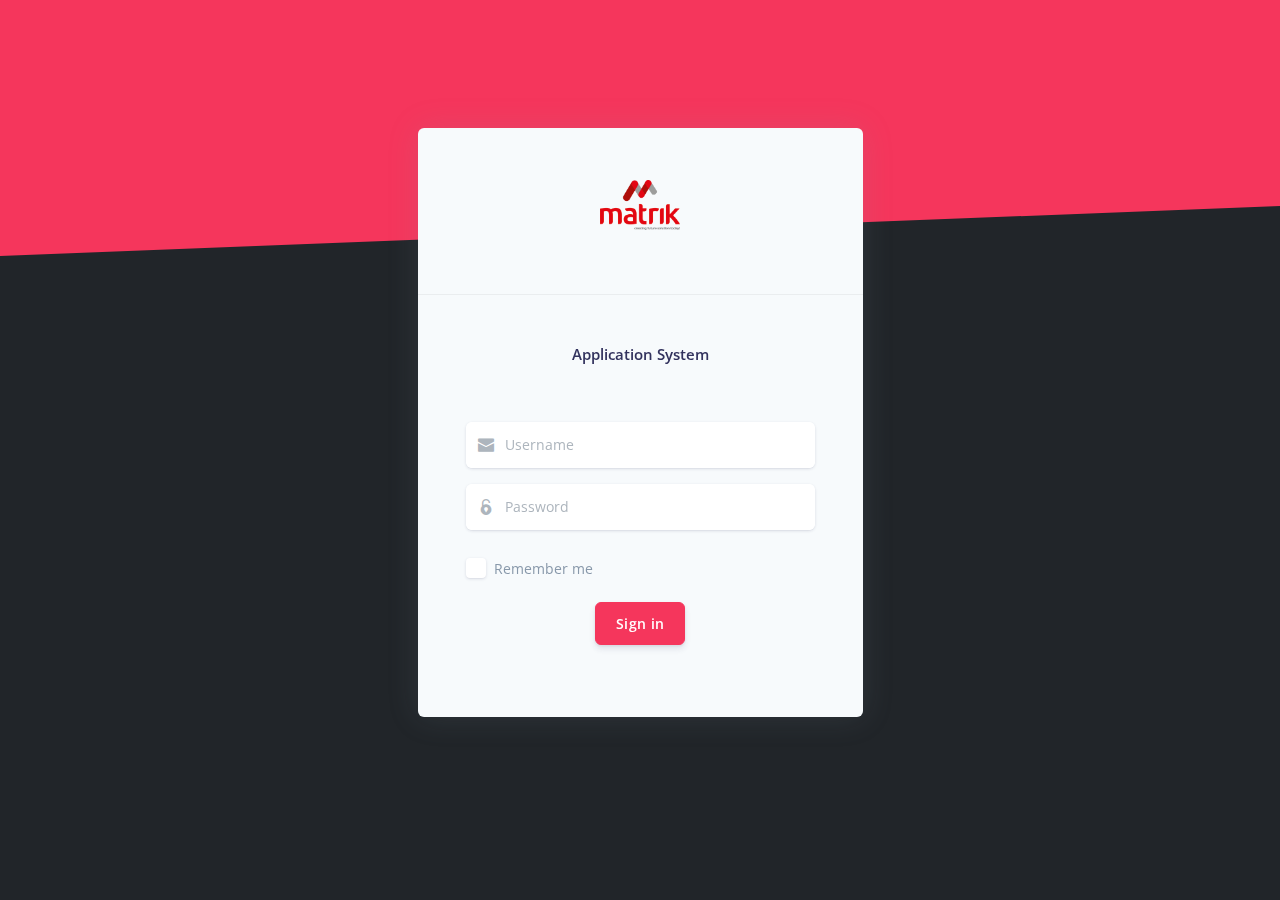
<file: examples/login.html>
<!--
  
  =========================================================
  * Argon Dashboard - v1.1.1
  =========================================================
  
  * Product Page: https://www.creative-tim.com/product/argon-dashboard
  * Copyright 2019 Creative Tim (https://www.creative-tim.com)
  * Licensed under MIT (https://github.com/creativetimofficial/argon-dashboard/blob/master/LICENSE.md)
  
  * Coded by Creative Tim
  
  =========================================================
  
  * The above copyright notice and this permission notice shall be included in all copies or substantial portions of the Software. -->
  <!DOCTYPE html>
  <html lang="en">
  
  <head>
    <meta charset="utf-8" />
    <meta name="viewport" content="width=device-width, initial-scale=1, shrink-to-fit=no">
    <title>
      Argon Dashboard - Free Dashboard for Bootstrap 4 by Creative Tim
    </title>
    <!-- Favicon -->
    <link href="../assets/img/brand/favicon.png" rel="icon" type="image/png">
    <!-- Fonts -->
    <link href="https://fonts.googleapis.com/css?family=Open+Sans:300,400,600,700" rel="stylesheet">
    <!-- Icons -->
    <link href="../assets/js/plugins/nucleo/css/nucleo.css" rel="stylesheet" />
    <link href="../assets/js/plugins/@fortawesome/fontawesome-free/css/all.min.css" rel="stylesheet" />
    <!-- CSS Files -->
    <link href="../assets/css/argon-dashboard.css?v=1.1.1" rel="stylesheet" />
  </head>
  
  <style>
    .cube {
      position: absolute;
      top: 80vh;
      left: 45vw;
      width: 10px;
      height: 10px;
      opacity: 0.6;
      border: solid 1px #FFF;
      -webkit-transform-origin: top left;
      transform-origin: top left;
      -webkit-transform: scale(0) rotate(0deg) translate(-50%, -50%);
      transform: scale(0) rotate(0deg) translate(-50%, -50%);
      -webkit-animation: cube 12s ease-in forwards infinite;
      animation: cube 12s ease-in forwards infinite;
    }
    .cube:nth-child(2n) {
      border-color: #fff;
    }
    .cube:nth-child(2) {
      -webkit-animation-delay: 2s;
      animation-delay: 2s;
      left: 25vw;
      top: 40vh;
    }
    .cube:nth-child(3) {
      -webkit-animation-delay: 4s;
      animation-delay: 4s;
      left: 75vw;
      top: 50vh;
    }
    .cube:nth-child(4) {
      -webkit-animation-delay: 6s;
      animation-delay: 6s;
      left: 90vw;
      top: 10vh;
    }
    .cube:nth-child(5) {
      -webkit-animation-delay: 8s;
      animation-delay: 8s;
      left: 10vw;
      top: 85vh;
    }
    .cube:nth-child(6) {
      -webkit-animation-delay: 10s;
      animation-delay: 10s;
      left: 50vw;
      top: 10vh;
    }
    
    @-webkit-keyframes cube {
      from {
        -webkit-transform: scale(0) rotate(0deg) translate(-50%, -50%);
        transform: scale(0) rotate(0deg) translate(-50%, -50%);
        opacity: 0.6;
      }
      to {
        -webkit-transform: scale(20) rotate(960deg) translate(-50%, -50%);
        transform: scale(20) rotate(960deg) translate(-50%, -50%);
        opacity: 0;
      }
    }
    
    @keyframes cube {
      from {
        -webkit-transform: scale(0) rotate(0deg) translate(-50%, -50%);
        transform: scale(0) rotate(0deg) translate(-50%, -50%);
        opacity: 0.6;
      }
      to {
        -webkit-transform: scale(20) rotate(960deg) translate(-50%, -50%);
        transform: scale(20) rotate(960deg) translate(-50%, -50%);
        opacity: 0;
      }
    }
  </style>
  
  <body style="background-color: #212529;">
    
    
    <div class="main-content">
      <!-- Navbar -->
      
      <!-- Header -->
      <div class="header bg-red py-7 py-lg-8">
        
        <div class="separator separator-bottom separator-skew zindex-100">
          <svg x="0" y="0" viewBox="0 0 2560 100" preserveAspectRatio="none" version="1.1" xmlns="http://www.w3.org/2000/svg">
            <polygon class="fill-darkr" points="2560 0 2560 100 0 100"></polygon>
          </svg>
        </div>
        <div class="hero"> 
          <div class="cube"></div>
          <div class="cube"></div>
          <div class="cube"></div>
          <div class="cube"></div>
          <div class="cube"></div>
          <div class="cube"></div>
        </div>
      </div>
      <!-- Page content -->
      <div class="container mt--8 pb-5">
        <div class="row justify-content-center">
          <div class="col-lg-5 col-md-7">
            <div class="card bg-secondary shadow border-0">
              <div class="card-header bg-transparent pb-5">
                <div class="text-muted text-center mt-2 mb-3">
                  <br>
                  <img src="matrik.png" width="80px" alt="">
                </div>
                <div class="btn-wrapper text-center">
                  
                </div>
              </div>
              <div class="card-body px-lg-5 py-lg-5">
                <div class="text-center text-muted mb-4">
                  <h4>Application System</h4>
                  <br>
                </div>
                <form role="form">
                  <div class="form-group mb-3">
                    <div class="input-group input-group-alternative">
                      <div class="input-group-prepend">
                        <span class="input-group-text"><i class="ni ni-email-83"></i></span>
                      </div>
                      <input class="form-control" placeholder="Username" type="email">
                    </div>
                  </div>
                  <div class="form-group">
                    <div class="input-group input-group-alternative">
                      <div class="input-group-prepend">
                        <span class="input-group-text"><i class="ni ni-lock-circle-open"></i></span>
                      </div>
                      <input class="form-control" placeholder="Password" type="password">
                    </div>
                  </div>
                  <div class="custom-control custom-control-alternative custom-checkbox">
                    <input class="custom-control-input" id=" customCheckLogin" type="checkbox">
                    <label class="custom-control-label" for=" customCheckLogin">
                      <span class="text-muted">Remember me</span>
                    </label>
                  </div>
                  <div class="text-center">
                    <button type="button" class="btn btn-danger my-4">Sign in</button>
                  </div>
                </form>
              </div>
            </div>
            
          </div>
        </div>
      </div>
      
    </div>
    <!--   Core   -->
    <script src="../assets/js/plugins/jquery/dist/jquery.min.js"></script>
    <script src="../assets/js/plugins/bootstrap/dist/js/bootstrap.bundle.min.js"></script>
    <!--   Optional JS   -->
    <!--   Argon JS   -->
    <script src="../assets/js/argon-dashboard.min.js?v=1.1.1"></script>
    <script src="https://cdn.trackjs.com/agent/v3/latest/t.js"></script>
    <script>
      window.TrackJS &&
      TrackJS.install({
        token: "ee6fab19c5a04ac1a32a645abde4613a",
        application: "argon-dashboard-free"
      });
    </script>
  </body>
  
  </html>
</file>
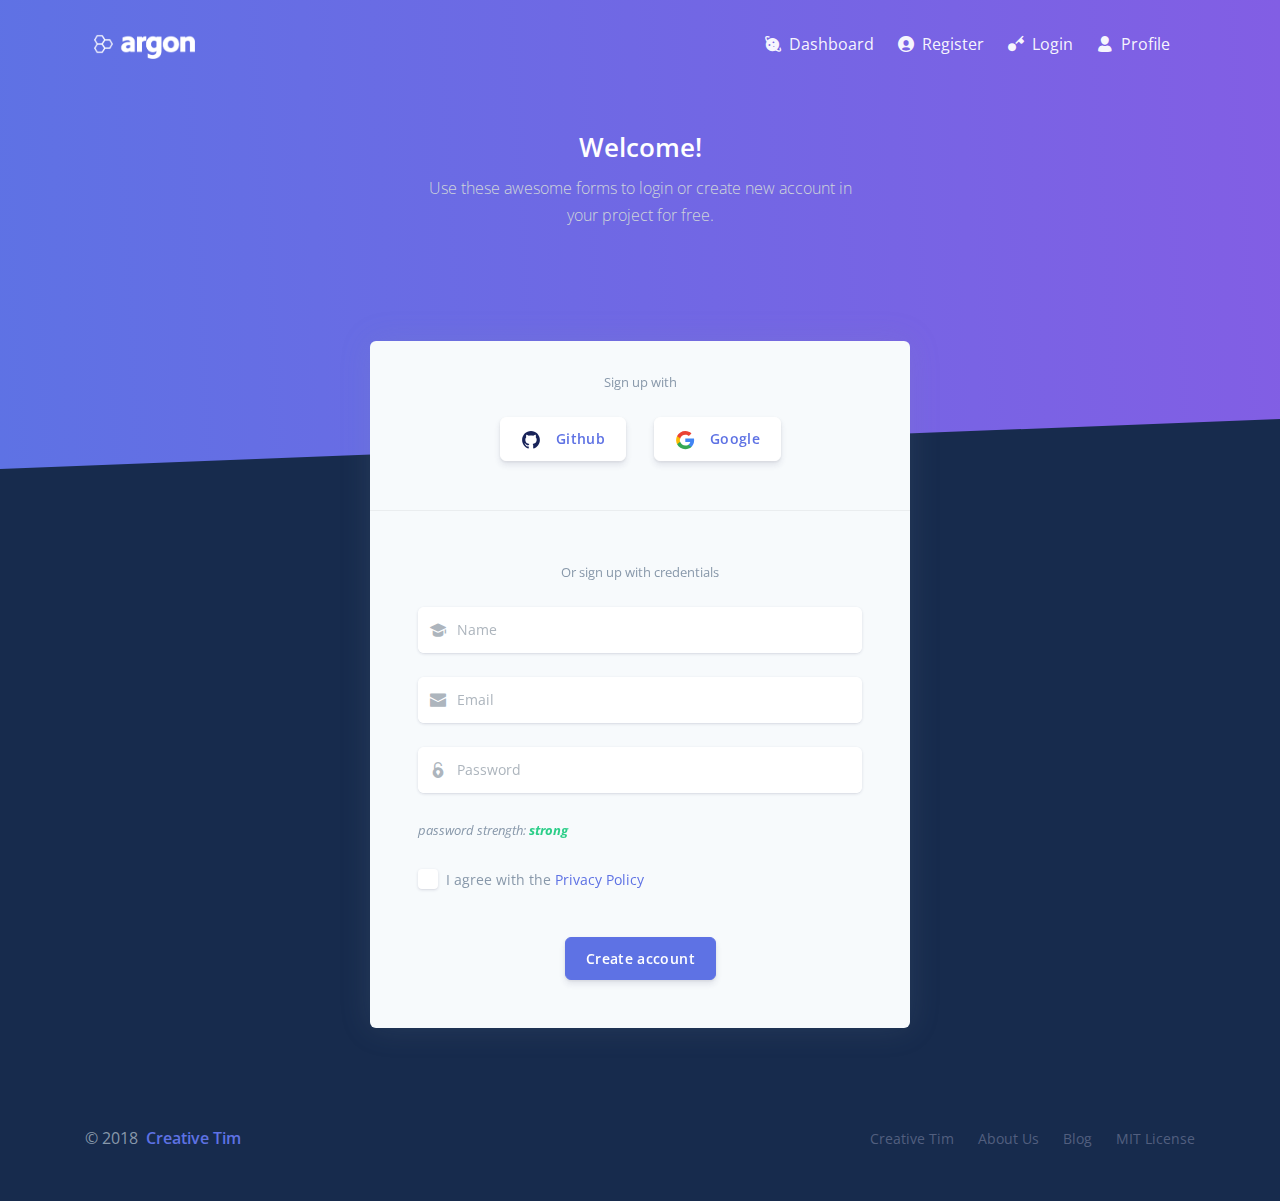
<file: examples/register.html>
<!--

=========================================================
* Argon Dashboard - v1.1.1
=========================================================

* Product Page: https://www.creative-tim.com/product/argon-dashboard
* Copyright 2019 Creative Tim (https://www.creative-tim.com)
* Licensed under MIT (https://github.com/creativetimofficial/argon-dashboard/blob/master/LICENSE.md)

* Coded by Creative Tim

=========================================================

* The above copyright notice and this permission notice shall be included in all copies or substantial portions of the Software. -->
<!DOCTYPE html>
<html lang="en">

<head>
  <meta charset="utf-8" />
  <meta name="viewport" content="width=device-width, initial-scale=1, shrink-to-fit=no">
  <title>
    Argon Dashboard - Free Dashboard for Bootstrap 4 by Creative Tim
  </title>
  <!-- Favicon -->
  <link href="../assets/img/brand/favicon.png" rel="icon" type="image/png">
  <!-- Fonts -->
  <link href="https://fonts.googleapis.com/css?family=Open+Sans:300,400,600,700" rel="stylesheet">
  <!-- Icons -->
  <link href="../assets/js/plugins/nucleo/css/nucleo.css" rel="stylesheet" />
  <link href="../assets/js/plugins/@fortawesome/fontawesome-free/css/all.min.css" rel="stylesheet" />
  <!-- CSS Files -->
  <link href="../assets/css/argon-dashboard.css?v=1.1.1" rel="stylesheet" />
</head>

<body class="bg-default">
  <div class="main-content">
    <!-- Navbar -->
    <nav class="navbar navbar-top navbar-horizontal navbar-expand-md navbar-dark">
      <div class="container px-4">
        <a class="navbar-brand" href="../index.html">
          <img src="../assets/img/brand/white.png" />
        </a>
        <button class="navbar-toggler" type="button" data-toggle="collapse" data-target="#navbar-collapse-main" aria-controls="navbarSupportedContent" aria-expanded="false" aria-label="Toggle navigation">
          <span class="navbar-toggler-icon"></span>
        </button>
        <div class="collapse navbar-collapse" id="navbar-collapse-main">
          <!-- Collapse header -->
          <div class="navbar-collapse-header d-md-none">
            <div class="row">
              <div class="col-6 collapse-brand">
                <a href="../index.html">
                  <img src="../assets/img/brand/blue.png">
                </a>
              </div>
              <div class="col-6 collapse-close">
                <button type="button" class="navbar-toggler" data-toggle="collapse" data-target="#navbar-collapse-main" aria-controls="sidenav-main" aria-expanded="false" aria-label="Toggle sidenav">
                  <span></span>
                  <span></span>
                </button>
              </div>
            </div>
          </div>
          <!-- Navbar items -->
          <ul class="navbar-nav ml-auto">
            <li class="nav-item">
              <a class="nav-link nav-link-icon" href="../index.html">
                <i class="ni ni-planet"></i>
                <span class="nav-link-inner--text">Dashboard</span>
              </a>
            </li>
            <li class="nav-item">
              <a class="nav-link nav-link-icon" href="../examples/register.html">
                <i class="ni ni-circle-08"></i>
                <span class="nav-link-inner--text">Register</span>
              </a>
            </li>
            <li class="nav-item">
              <a class="nav-link nav-link-icon" href="../examples/login.html">
                <i class="ni ni-key-25"></i>
                <span class="nav-link-inner--text">Login</span>
              </a>
            </li>
            <li class="nav-item">
              <a class="nav-link nav-link-icon" href="../examples/profile.html">
                <i class="ni ni-single-02"></i>
                <span class="nav-link-inner--text">Profile</span>
              </a>
            </li>
          </ul>
        </div>
      </div>
    </nav>
    <!-- Header -->
    <div class="header bg-gradient-primary py-7 py-lg-8">
      <div class="container">
        <div class="header-body text-center mb-7">
          <div class="row justify-content-center">
            <div class="col-lg-5 col-md-6">
              <h1 class="text-white">Welcome!</h1>
              <p class="text-lead text-light">Use these awesome forms to login or create new account in your project for free.</p>
            </div>
          </div>
        </div>
      </div>
      <div class="separator separator-bottom separator-skew zindex-100">
        <svg x="0" y="0" viewBox="0 0 2560 100" preserveAspectRatio="none" version="1.1" xmlns="http://www.w3.org/2000/svg">
          <polygon class="fill-default" points="2560 0 2560 100 0 100"></polygon>
        </svg>
      </div>
    </div>
    <!-- Page content -->
    <div class="container mt--8 pb-5">
      <!-- Table -->
      <div class="row justify-content-center">
        <div class="col-lg-6 col-md-8">
          <div class="card bg-secondary shadow border-0">
            <div class="card-header bg-transparent pb-5">
              <div class="text-muted text-center mt-2 mb-4"><small>Sign up with</small></div>
              <div class="text-center">
                <a href="#" class="btn btn-neutral btn-icon mr-4">
                  <span class="btn-inner--icon"><img src="../assets/img/icons/common/github.svg"></span>
                  <span class="btn-inner--text">Github</span>
                </a>
                <a href="#" class="btn btn-neutral btn-icon">
                  <span class="btn-inner--icon"><img src="../assets/img/icons/common/google.svg"></span>
                  <span class="btn-inner--text">Google</span>
                </a>
              </div>
            </div>
            <div class="card-body px-lg-5 py-lg-5">
              <div class="text-center text-muted mb-4">
                <small>Or sign up with credentials</small>
              </div>
              <form role="form">
                <div class="form-group">
                  <div class="input-group input-group-alternative mb-3">
                    <div class="input-group-prepend">
                      <span class="input-group-text"><i class="ni ni-hat-3"></i></span>
                    </div>
                    <input class="form-control" placeholder="Name" type="text">
                  </div>
                </div>
                <div class="form-group">
                  <div class="input-group input-group-alternative mb-3">
                    <div class="input-group-prepend">
                      <span class="input-group-text"><i class="ni ni-email-83"></i></span>
                    </div>
                    <input class="form-control" placeholder="Email" type="email">
                  </div>
                </div>
                <div class="form-group">
                  <div class="input-group input-group-alternative">
                    <div class="input-group-prepend">
                      <span class="input-group-text"><i class="ni ni-lock-circle-open"></i></span>
                    </div>
                    <input class="form-control" placeholder="Password" type="password">
                  </div>
                </div>
                <div class="text-muted font-italic"><small>password strength: <span class="text-success font-weight-700">strong</span></small></div>
                <div class="row my-4">
                  <div class="col-12">
                    <div class="custom-control custom-control-alternative custom-checkbox">
                      <input class="custom-control-input" id="customCheckRegister" type="checkbox">
                      <label class="custom-control-label" for="customCheckRegister">
                        <span class="text-muted">I agree with the <a href="#!">Privacy Policy</a></span>
                      </label>
                    </div>
                  </div>
                </div>
                <div class="text-center">
                  <button type="button" class="btn btn-primary mt-4">Create account</button>
                </div>
              </form>
            </div>
          </div>
        </div>
      </div>
    </div>
  </div>
  <!-- Footer -->
  <footer class="py-5">
    <div class="container">
      <div class="row align-items-center justify-content-xl-between">
        <div class="col-xl-6">
          <div class="copyright text-center text-xl-left text-muted">
            &copy; 2018 <a href="https://www.creative-tim.com" class="font-weight-bold ml-1" target="_blank">Creative Tim</a>
          </div>
        </div>
        <div class="col-xl-6">
          <ul class="nav nav-footer justify-content-center justify-content-xl-end">
            <li class="nav-item">
              <a href="https://www.creative-tim.com" class="nav-link" target="_blank">Creative Tim</a>
            </li>
            <li class="nav-item">
              <a href="https://www.creative-tim.com/presentation" class="nav-link" target="_blank">About Us</a>
            </li>
            <li class="nav-item">
              <a href="http://blog.creative-tim.com" class="nav-link" target="_blank">Blog</a>
            </li>
            <li class="nav-item">
              <a href="https://github.com/creativetimofficial/argon-dashboard/blob/master/LICENSE.md" class="nav-link" target="_blank">MIT License</a>
            </li>
          </ul>
        </div>
      </div>
    </div>
  </footer>
  </div>
  <!--   Core   -->
  <script src="../assets/js/plugins/jquery/dist/jquery.min.js"></script>
  <script src="../assets/js/plugins/bootstrap/dist/js/bootstrap.bundle.min.js"></script>
  <!--   Optional JS   -->
  <!--   Argon JS   -->
  <script src="../assets/js/argon-dashboard.min.js?v=1.1.1"></script>
  <script src="https://cdn.trackjs.com/agent/v3/latest/t.js"></script>
  <script>
    window.TrackJS &&
      TrackJS.install({
        token: "ee6fab19c5a04ac1a32a645abde4613a",
        application: "argon-dashboard-free"
      });
  </script>
</body>

</html>
</file>
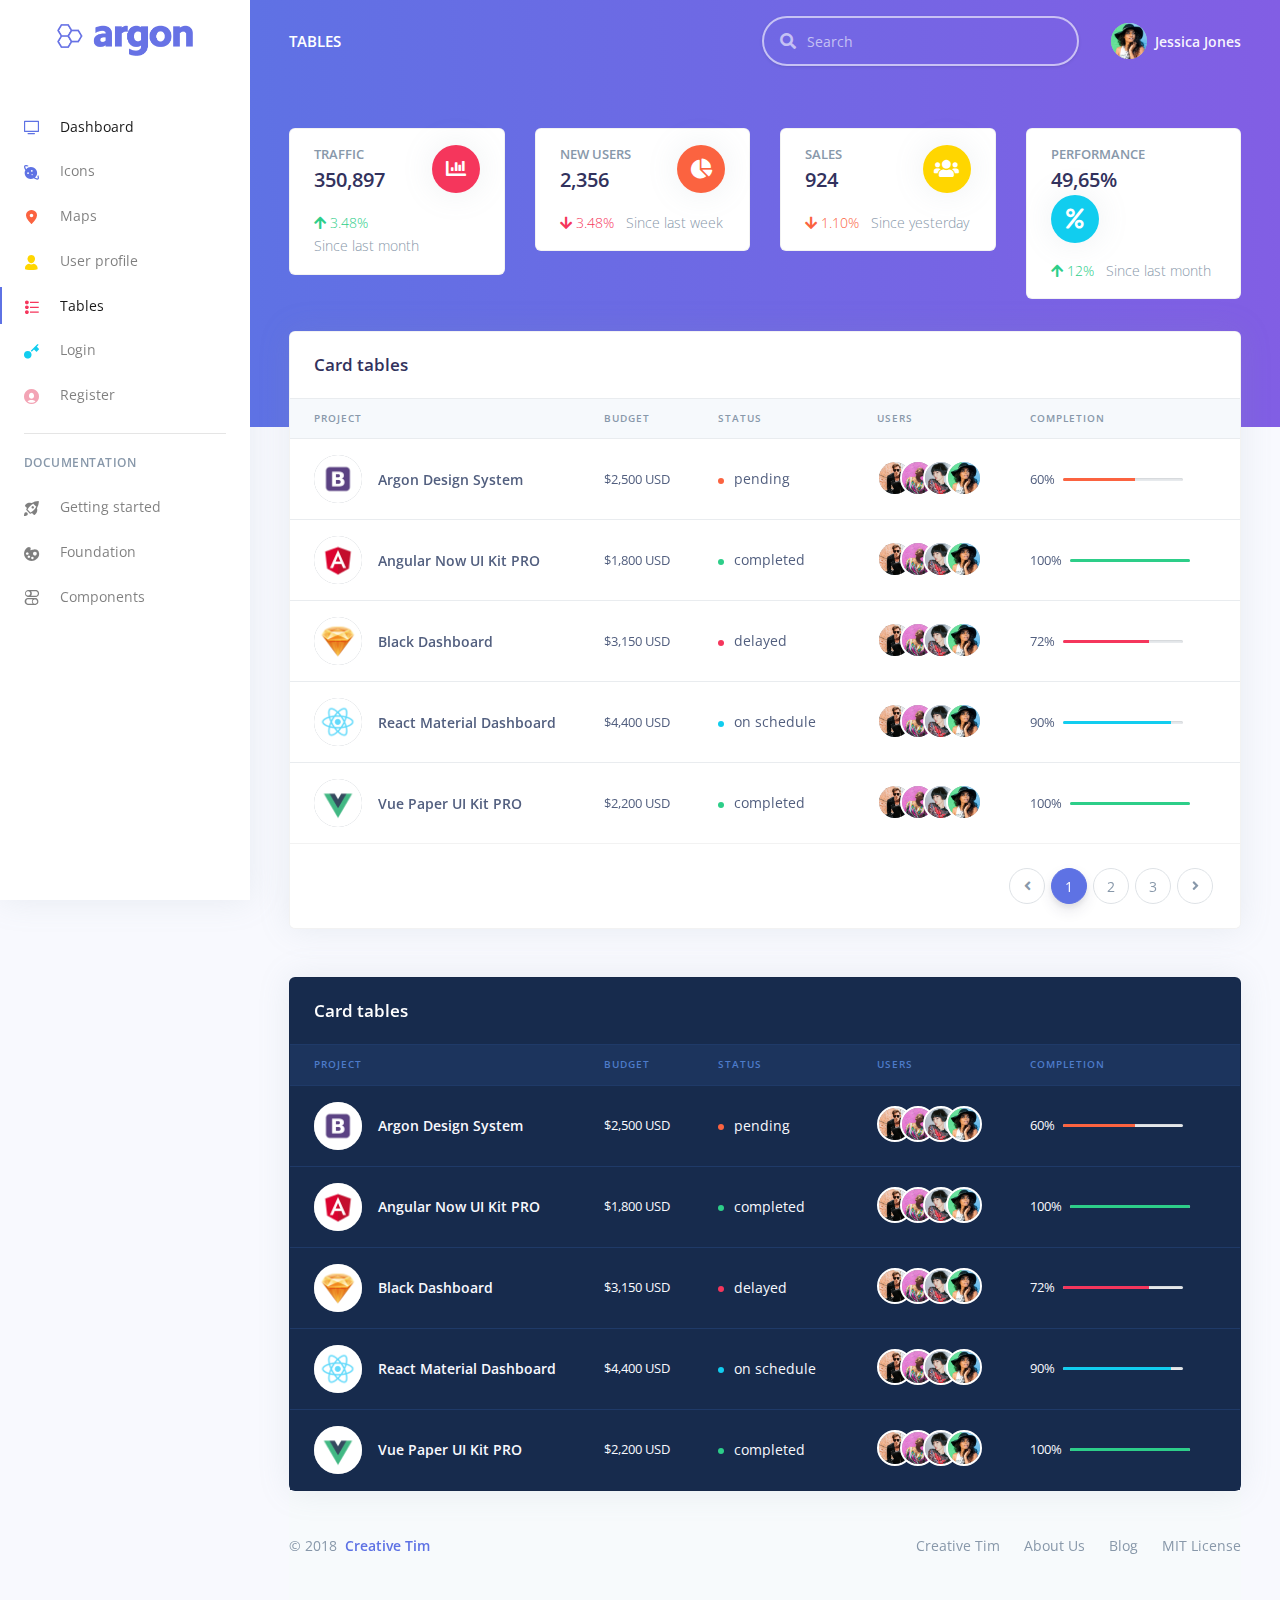
<file: examples/tables.html>
<!--

=========================================================
* Argon Dashboard - v1.1.1
=========================================================

* Product Page: https://www.creative-tim.com/product/argon-dashboard
* Copyright 2019 Creative Tim (https://www.creative-tim.com)
* Licensed under MIT (https://github.com/creativetimofficial/argon-dashboard/blob/master/LICENSE.md)

* Coded by Creative Tim

=========================================================

* The above copyright notice and this permission notice shall be included in all copies or substantial portions of the Software. -->
<!DOCTYPE html>
<html lang="en">

<head>
  <meta charset="utf-8" />
  <meta name="viewport" content="width=device-width, initial-scale=1, shrink-to-fit=no">
  <title>
    Argon Dashboard - Free Dashboard for Bootstrap 4 by Creative Tim
  </title>
  <!-- Favicon -->
  <link href="../assets/img/brand/favicon.png" rel="icon" type="image/png">
  <!-- Fonts -->
  <link href="https://fonts.googleapis.com/css?family=Open+Sans:300,400,600,700" rel="stylesheet">
  <!-- Icons -->
  <link href="../assets/js/plugins/nucleo/css/nucleo.css" rel="stylesheet" />
  <link href="../assets/js/plugins/@fortawesome/fontawesome-free/css/all.min.css" rel="stylesheet" />
  <!-- CSS Files -->
  <link href="../assets/css/argon-dashboard.css?v=1.1.1" rel="stylesheet" />
</head>

<body class="">
  <nav class="navbar navbar-vertical fixed-left navbar-expand-md navbar-light bg-white" id="sidenav-main">
    <div class="container-fluid">
      <!-- Toggler -->
      <button class="navbar-toggler" type="button" data-toggle="collapse" data-target="#sidenav-collapse-main" aria-controls="sidenav-main" aria-expanded="false" aria-label="Toggle navigation">
        <span class="navbar-toggler-icon"></span>
      </button>
      <!-- Brand -->
      <a class="navbar-brand pt-0" href="../index.html">
        <img src="../assets/img/brand/blue.png" class="navbar-brand-img" alt="...">
      </a>
      <!-- User -->
      <ul class="nav align-items-center d-md-none">
        <li class="nav-item dropdown">
          <a class="nav-link nav-link-icon" href="#" role="button" data-toggle="dropdown" aria-haspopup="true" aria-expanded="false">
            <i class="ni ni-bell-55"></i>
          </a>
          <div class="dropdown-menu dropdown-menu-arrow dropdown-menu-right" aria-labelledby="navbar-default_dropdown_1">
            <a class="dropdown-item" href="#">Action</a>
            <a class="dropdown-item" href="#">Another action</a>
            <div class="dropdown-divider"></div>
            <a class="dropdown-item" href="#">Something else here</a>
          </div>
        </li>
        <li class="nav-item dropdown">
          <a class="nav-link" href="#" role="button" data-toggle="dropdown" aria-haspopup="true" aria-expanded="false">
            <div class="media align-items-center">
              <span class="avatar avatar-sm rounded-circle">
                <img alt="Image placeholder" src="../assets/img/theme/team-1-800x800.jpg
">
              </span>
            </div>
          </a>
          <div class="dropdown-menu dropdown-menu-arrow dropdown-menu-right">
            <div class=" dropdown-header noti-title">
              <h6 class="text-overflow m-0">Welcome!</h6>
            </div>
            <a href="./examples/profile.html" class="dropdown-item">
              <i class="ni ni-single-02"></i>
              <span>My profile</span>
            </a>
            <a href="./examples/profile.html" class="dropdown-item">
              <i class="ni ni-settings-gear-65"></i>
              <span>Settings</span>
            </a>
            <a href="./examples/profile.html" class="dropdown-item">
              <i class="ni ni-calendar-grid-58"></i>
              <span>Activity</span>
            </a>
            <a href="./examples/profile.html" class="dropdown-item">
              <i class="ni ni-support-16"></i>
              <span>Support</span>
            </a>
            <div class="dropdown-divider"></div>
            <a href="#!" class="dropdown-item">
              <i class="ni ni-user-run"></i>
              <span>Logout</span>
            </a>
          </div>
        </li>
      </ul>
      <!-- Collapse -->
      <div class="collapse navbar-collapse" id="sidenav-collapse-main">
        <!-- Collapse header -->
        <div class="navbar-collapse-header d-md-none">
          <div class="row">
            <div class="col-6 collapse-brand">
              <a href="../index.html">
                <img src="../assets/img/brand/blue.png">
              </a>
            </div>
            <div class="col-6 collapse-close">
              <button type="button" class="navbar-toggler" data-toggle="collapse" data-target="#sidenav-collapse-main" aria-controls="sidenav-main" aria-expanded="false" aria-label="Toggle sidenav">
                <span></span>
                <span></span>
              </button>
            </div>
          </div>
        </div>
        <!-- Form -->
        <form class="mt-4 mb-3 d-md-none">
          <div class="input-group input-group-rounded input-group-merge">
            <input type="search" class="form-control form-control-rounded form-control-prepended" placeholder="Search" aria-label="Search">
            <div class="input-group-prepend">
              <div class="input-group-text">
                <span class="fa fa-search"></span>
              </div>
            </div>
          </div>
        </form>
        <!-- Navigation -->
        <ul class="navbar-nav">
          <li class="nav-item  active ">
            <a class="nav-link " href="../index.html">
              <i class="ni ni-tv-2 text-primary"></i> Dashboard
            </a>
          </li>
          <li class="nav-item">
            <a class="nav-link " href="../examples/icons.html">
              <i class="ni ni-planet text-blue"></i> Icons
            </a>
          </li>
          <li class="nav-item">
            <a class="nav-link " href="../examples/maps.html">
              <i class="ni ni-pin-3 text-orange"></i> Maps
            </a>
          </li>
          <li class="nav-item">
            <a class="nav-link " href="../examples/profile.html">
              <i class="ni ni-single-02 text-yellow"></i> User profile
            </a>
          </li>
          <li class="nav-item">
            <a class="nav-link  active " href="../examples/tables.html">
              <i class="ni ni-bullet-list-67 text-red"></i> Tables
            </a>
          </li>
          <li class="nav-item">
            <a class="nav-link" href="../examples/login.html">
              <i class="ni ni-key-25 text-info"></i> Login
            </a>
          </li>
          <li class="nav-item">
            <a class="nav-link" href="../examples/register.html">
              <i class="ni ni-circle-08 text-pink"></i> Register
            </a>
          </li>
        </ul>
        <!-- Divider -->
        <hr class="my-3">
        <!-- Heading -->
        <h6 class="navbar-heading text-muted">Documentation</h6>
        <!-- Navigation -->
        <ul class="navbar-nav mb-md-3">
          <li class="nav-item">
            <a class="nav-link" href="https://demos.creative-tim.com/argon-dashboard/docs/getting-started/overview.html">
              <i class="ni ni-spaceship"></i> Getting started
            </a>
          </li>
          <li class="nav-item">
            <a class="nav-link" href="https://demos.creative-tim.com/argon-dashboard/docs/foundation/colors.html">
              <i class="ni ni-palette"></i> Foundation
            </a>
          </li>
          <li class="nav-item">
            <a class="nav-link" href="https://demos.creative-tim.com/argon-dashboard/docs/components/alerts.html">
              <i class="ni ni-ui-04"></i> Components
            </a>
          </li>
        </ul>
      </div>
    </div>
  </nav>
  <div class="main-content">
    <!-- Navbar -->
    <nav class="navbar navbar-top navbar-expand-md navbar-dark" id="navbar-main">
      <div class="container-fluid">
        <!-- Brand -->
        <a class="h4 mb-0 text-white text-uppercase d-none d-lg-inline-block" href="../index.html">Tables</a>
        <!-- Form -->
        <form class="navbar-search navbar-search-dark form-inline mr-3 d-none d-md-flex ml-lg-auto">
          <div class="form-group mb-0">
            <div class="input-group input-group-alternative">
              <div class="input-group-prepend">
                <span class="input-group-text"><i class="fas fa-search"></i></span>
              </div>
              <input class="form-control" placeholder="Search" type="text">
            </div>
          </div>
        </form>
        <!-- User -->
        <ul class="navbar-nav align-items-center d-none d-md-flex">
          <li class="nav-item dropdown">
            <a class="nav-link pr-0" href="#" role="button" data-toggle="dropdown" aria-haspopup="true" aria-expanded="false">
              <div class="media align-items-center">
                <span class="avatar avatar-sm rounded-circle">
                  <img alt="Image placeholder" src="../assets/img/theme/team-4-800x800.jpg">
                </span>
                <div class="media-body ml-2 d-none d-lg-block">
                  <span class="mb-0 text-sm  font-weight-bold">Jessica Jones</span>
                </div>
              </div>
            </a>
            <div class="dropdown-menu dropdown-menu-arrow dropdown-menu-right">
              <div class=" dropdown-header noti-title">
                <h6 class="text-overflow m-0">Welcome!</h6>
              </div>
              <a href="../examples/profile.html" class="dropdown-item">
                <i class="ni ni-single-02"></i>
                <span>My profile</span>
              </a>
              <a href="../examples/profile.html" class="dropdown-item">
                <i class="ni ni-settings-gear-65"></i>
                <span>Settings</span>
              </a>
              <a href="../examples/profile.html" class="dropdown-item">
                <i class="ni ni-calendar-grid-58"></i>
                <span>Activity</span>
              </a>
              <a href="../examples/profile.html" class="dropdown-item">
                <i class="ni ni-support-16"></i>
                <span>Support</span>
              </a>
              <div class="dropdown-divider"></div>
              <a href="#!" class="dropdown-item">
                <i class="ni ni-user-run"></i>
                <span>Logout</span>
              </a>
            </div>
          </li>
        </ul>
      </div>
    </nav>
    <!-- End Navbar -->
    <!-- Header -->
    <div class="header bg-gradient-primary pb-8 pt-5 pt-md-8">
      <div class="container-fluid">
        <div class="header-body">
          <!-- Card stats -->
          <div class="row">
            <div class="col-xl-3 col-lg-6">
              <div class="card card-stats mb-4 mb-xl-0">
                <div class="card-body">
                  <div class="row">
                    <div class="col">
                      <h5 class="card-title text-uppercase text-muted mb-0">Traffic</h5>
                      <span class="h2 font-weight-bold mb-0">350,897</span>
                    </div>
                    <div class="col-auto">
                      <div class="icon icon-shape bg-danger text-white rounded-circle shadow">
                        <i class="fas fa-chart-bar"></i>
                      </div>
                    </div>
                  </div>
                  <p class="mt-3 mb-0 text-muted text-sm">
                    <span class="text-success mr-2"><i class="fa fa-arrow-up"></i> 3.48%</span>
                    <span class="text-nowrap">Since last month</span>
                  </p>
                </div>
              </div>
            </div>
            <div class="col-xl-3 col-lg-6">
              <div class="card card-stats mb-4 mb-xl-0">
                <div class="card-body">
                  <div class="row">
                    <div class="col">
                      <h5 class="card-title text-uppercase text-muted mb-0">New users</h5>
                      <span class="h2 font-weight-bold mb-0">2,356</span>
                    </div>
                    <div class="col-auto">
                      <div class="icon icon-shape bg-warning text-white rounded-circle shadow">
                        <i class="fas fa-chart-pie"></i>
                      </div>
                    </div>
                  </div>
                  <p class="mt-3 mb-0 text-muted text-sm">
                    <span class="text-danger mr-2"><i class="fas fa-arrow-down"></i> 3.48%</span>
                    <span class="text-nowrap">Since last week</span>
                  </p>
                </div>
              </div>
            </div>
            <div class="col-xl-3 col-lg-6">
              <div class="card card-stats mb-4 mb-xl-0">
                <div class="card-body">
                  <div class="row">
                    <div class="col">
                      <h5 class="card-title text-uppercase text-muted mb-0">Sales</h5>
                      <span class="h2 font-weight-bold mb-0">924</span>
                    </div>
                    <div class="col-auto">
                      <div class="icon icon-shape bg-yellow text-white rounded-circle shadow">
                        <i class="fas fa-users"></i>
                      </div>
                    </div>
                  </div>
                  <p class="mt-3 mb-0 text-muted text-sm">
                    <span class="text-warning mr-2"><i class="fas fa-arrow-down"></i> 1.10%</span>
                    <span class="text-nowrap">Since yesterday</span>
                  </p>
                </div>
              </div>
            </div>
            <div class="col-xl-3 col-lg-6">
              <div class="card card-stats mb-4 mb-xl-0">
                <div class="card-body">
                  <div class="row">
                    <div class="col">
                      <h5 class="card-title text-uppercase text-muted mb-0">Performance</h5>
                      <span class="h2 font-weight-bold mb-0">49,65%</span>
                    </div>
                    <div class="col-auto">
                      <div class="icon icon-shape bg-info text-white rounded-circle shadow">
                        <i class="fas fa-percent"></i>
                      </div>
                    </div>
                  </div>
                  <p class="mt-3 mb-0 text-muted text-sm">
                    <span class="text-success mr-2"><i class="fas fa-arrow-up"></i> 12%</span>
                    <span class="text-nowrap">Since last month</span>
                  </p>
                </div>
              </div>
            </div>
          </div>
        </div>
      </div>
    </div>
    <div class="container-fluid mt--7">
      <!-- Table -->
      <div class="row">
        <div class="col">
          <div class="card shadow">
            <div class="card-header border-0">
              <h3 class="mb-0">Card tables</h3>
            </div>
            <div class="table-responsive">
              <table class="table align-items-center table-flush">
                <thead class="thead-light">
                  <tr>
                    <th scope="col">Project</th>
                    <th scope="col">Budget</th>
                    <th scope="col">Status</th>
                    <th scope="col">Users</th>
                    <th scope="col">Completion</th>
                    <th scope="col"></th>
                  </tr>
                </thead>
                <tbody>
                  <tr>
                    <th scope="row">
                      <div class="media align-items-center">
                        <a href="#" class="avatar rounded-circle mr-3">
                          <img alt="Image placeholder" src="../assets/img/theme/bootstrap.jpg">
                        </a>
                        <div class="media-body">
                          <span class="mb-0 text-sm">Argon Design System</span>
                        </div>
                      </div>
                    </th>
                    <td>
                      $2,500 USD
                    </td>
                    <td>
                      <span class="badge badge-dot mr-4">
                        <i class="bg-warning"></i> pending
                      </span>
                    </td>
                    <td>
                      <div class="avatar-group">
                        <a href="#" class="avatar avatar-sm" data-toggle="tooltip" data-original-title="Ryan Tompson">
                          <img alt="Image placeholder" src="../assets/img/theme/team-1-800x800.jpg" class="rounded-circle">
                        </a>
                        <a href="#" class="avatar avatar-sm" data-toggle="tooltip" data-original-title="Romina Hadid">
                          <img alt="Image placeholder" src="../assets/img/theme/team-2-800x800.jpg" class="rounded-circle">
                        </a>
                        <a href="#" class="avatar avatar-sm" data-toggle="tooltip" data-original-title="Alexander Smith">
                          <img alt="Image placeholder" src="../assets/img/theme/team-3-800x800.jpg" class="rounded-circle">
                        </a>
                        <a href="#" class="avatar avatar-sm" data-toggle="tooltip" data-original-title="Jessica Doe">
                          <img alt="Image placeholder" src="../assets/img/theme/team-4-800x800.jpg" class="rounded-circle">
                        </a>
                      </div>
                    </td>
                    <td>
                      <div class="d-flex align-items-center">
                        <span class="mr-2">60%</span>
                        <div>
                          <div class="progress">
                            <div class="progress-bar bg-warning" role="progressbar" aria-valuenow="60" aria-valuemin="0" aria-valuemax="100" style="width: 60%;"></div>
                          </div>
                        </div>
                      </div>
                    </td>
                    <td class="text-right">
                      <div class="dropdown">
                        <a class="btn btn-sm btn-icon-only text-light" href="#" role="button" data-toggle="dropdown" aria-haspopup="true" aria-expanded="false">
                          <i class="fas fa-ellipsis-v"></i>
                        </a>
                        <div class="dropdown-menu dropdown-menu-right dropdown-menu-arrow">
                          <a class="dropdown-item" href="#">Action</a>
                          <a class="dropdown-item" href="#">Another action</a>
                          <a class="dropdown-item" href="#">Something else here</a>
                        </div>
                      </div>
                    </td>
                  </tr>
                  <tr>
                    <th scope="row">
                      <div class="media align-items-center">
                        <a href="#" class="avatar rounded-circle mr-3">
                          <img alt="Image placeholder" src="../assets/img/theme/angular.jpg">
                        </a>
                        <div class="media-body">
                          <span class="mb-0 text-sm">Angular Now UI Kit PRO</span>
                        </div>
                      </div>
                    </th>
                    <td>
                      $1,800 USD
                    </td>
                    <td>
                      <span class="badge badge-dot">
                        <i class="bg-success"></i> completed
                      </span>
                    </td>
                    <td>
                      <div class="avatar-group">
                        <a href="#" class="avatar avatar-sm" data-toggle="tooltip" data-original-title="Ryan Tompson">
                          <img alt="Image placeholder" src="../assets/img/theme/team-1-800x800.jpg" class="rounded-circle">
                        </a>
                        <a href="#" class="avatar avatar-sm" data-toggle="tooltip" data-original-title="Romina Hadid">
                          <img alt="Image placeholder" src="../assets/img/theme/team-2-800x800.jpg" class="rounded-circle">
                        </a>
                        <a href="#" class="avatar avatar-sm" data-toggle="tooltip" data-original-title="Alexander Smith">
                          <img alt="Image placeholder" src="../assets/img/theme/team-3-800x800.jpg" class="rounded-circle">
                        </a>
                        <a href="#" class="avatar avatar-sm" data-toggle="tooltip" data-original-title="Jessica Doe">
                          <img alt="Image placeholder" src="../assets/img/theme/team-4-800x800.jpg" class="rounded-circle">
                        </a>
                      </div>
                    </td>
                    <td>
                      <div class="d-flex align-items-center">
                        <span class="mr-2">100%</span>
                        <div>
                          <div class="progress">
                            <div class="progress-bar bg-success" role="progressbar" aria-valuenow="100" aria-valuemin="0" aria-valuemax="100" style="width: 100%;"></div>
                          </div>
                        </div>
                      </div>
                    </td>
                    <td class="text-right">
                      <div class="dropdown">
                        <a class="btn btn-sm btn-icon-only text-light" href="#" role="button" data-toggle="dropdown" aria-haspopup="true" aria-expanded="false">
                          <i class="fas fa-ellipsis-v"></i>
                        </a>
                        <div class="dropdown-menu dropdown-menu-right dropdown-menu-arrow">
                          <a class="dropdown-item" href="#">Action</a>
                          <a class="dropdown-item" href="#">Another action</a>
                          <a class="dropdown-item" href="#">Something else here</a>
                        </div>
                      </div>
                    </td>
                  </tr>
                  <tr>
                    <th scope="row">
                      <div class="media align-items-center">
                        <a href="#" class="avatar rounded-circle mr-3">
                          <img alt="Image placeholder" src="../assets/img/theme/sketch.jpg">
                        </a>
                        <div class="media-body">
                          <span class="mb-0 text-sm">Black Dashboard</span>
                        </div>
                      </div>
                    </th>
                    <td>
                      $3,150 USD
                    </td>
                    <td>
                      <span class="badge badge-dot mr-4">
                        <i class="bg-danger"></i> delayed
                      </span>
                    </td>
                    <td>
                      <div class="avatar-group">
                        <a href="#" class="avatar avatar-sm" data-toggle="tooltip" data-original-title="Ryan Tompson">
                          <img alt="Image placeholder" src="../assets/img/theme/team-1-800x800.jpg" class="rounded-circle">
                        </a>
                        <a href="#" class="avatar avatar-sm" data-toggle="tooltip" data-original-title="Romina Hadid">
                          <img alt="Image placeholder" src="../assets/img/theme/team-2-800x800.jpg" class="rounded-circle">
                        </a>
                        <a href="#" class="avatar avatar-sm" data-toggle="tooltip" data-original-title="Alexander Smith">
                          <img alt="Image placeholder" src="../assets/img/theme/team-3-800x800.jpg" class="rounded-circle">
                        </a>
                        <a href="#" class="avatar avatar-sm" data-toggle="tooltip" data-original-title="Jessica Doe">
                          <img alt="Image placeholder" src="../assets/img/theme/team-4-800x800.jpg" class="rounded-circle">
                        </a>
                      </div>
                    </td>
                    <td>
                      <div class="d-flex align-items-center">
                        <span class="mr-2">72%</span>
                        <div>
                          <div class="progress">
                            <div class="progress-bar bg-danger" role="progressbar" aria-valuenow="72" aria-valuemin="0" aria-valuemax="100" style="width: 72%;"></div>
                          </div>
                        </div>
                      </div>
                    </td>
                    <td class="text-right">
                      <div class="dropdown">
                        <a class="btn btn-sm btn-icon-only text-light" href="#" role="button" data-toggle="dropdown" aria-haspopup="true" aria-expanded="false">
                          <i class="fas fa-ellipsis-v"></i>
                        </a>
                        <div class="dropdown-menu dropdown-menu-right dropdown-menu-arrow">
                          <a class="dropdown-item" href="#">Action</a>
                          <a class="dropdown-item" href="#">Another action</a>
                          <a class="dropdown-item" href="#">Something else here</a>
                        </div>
                      </div>
                    </td>
                  </tr>
                  <tr>
                    <th scope="row">
                      <div class="media align-items-center">
                        <a href="#" class="avatar rounded-circle mr-3">
                          <img alt="Image placeholder" src="../assets/img/theme/react.jpg">
                        </a>
                        <div class="media-body">
                          <span class="mb-0 text-sm">React Material Dashboard</span>
                        </div>
                      </div>
                    </th>
                    <td>
                      $4,400 USD
                    </td>
                    <td>
                      <span class="badge badge-dot">
                        <i class="bg-info"></i> on schedule
                      </span>
                    </td>
                    <td>
                      <div class="avatar-group">
                        <a href="#" class="avatar avatar-sm" data-toggle="tooltip" data-original-title="Ryan Tompson">
                          <img alt="Image placeholder" src="../assets/img/theme/team-1-800x800.jpg" class="rounded-circle">
                        </a>
                        <a href="#" class="avatar avatar-sm" data-toggle="tooltip" data-original-title="Romina Hadid">
                          <img alt="Image placeholder" src="../assets/img/theme/team-2-800x800.jpg" class="rounded-circle">
                        </a>
                        <a href="#" class="avatar avatar-sm" data-toggle="tooltip" data-original-title="Alexander Smith">
                          <img alt="Image placeholder" src="../assets/img/theme/team-3-800x800.jpg" class="rounded-circle">
                        </a>
                        <a href="#" class="avatar avatar-sm" data-toggle="tooltip" data-original-title="Jessica Doe">
                          <img alt="Image placeholder" src="../assets/img/theme/team-4-800x800.jpg" class="rounded-circle">
                        </a>
                      </div>
                    </td>
                    <td>
                      <div class="d-flex align-items-center">
                        <span class="mr-2">90%</span>
                        <div>
                          <div class="progress">
                            <div class="progress-bar bg-info" role="progressbar" aria-valuenow="90" aria-valuemin="0" aria-valuemax="100" style="width: 90%;"></div>
                          </div>
                        </div>
                      </div>
                    </td>
                    <td class="text-right">
                      <div class="dropdown">
                        <a class="btn btn-sm btn-icon-only text-light" href="#" role="button" data-toggle="dropdown" aria-haspopup="true" aria-expanded="false">
                          <i class="fas fa-ellipsis-v"></i>
                        </a>
                        <div class="dropdown-menu dropdown-menu-right dropdown-menu-arrow">
                          <a class="dropdown-item" href="#">Action</a>
                          <a class="dropdown-item" href="#">Another action</a>
                          <a class="dropdown-item" href="#">Something else here</a>
                        </div>
                      </div>
                    </td>
                  </tr>
                  <tr>
                    <th scope="row">
                      <div class="media align-items-center">
                        <a href="#" class="avatar rounded-circle mr-3">
                          <img alt="Image placeholder" src="../assets/img/theme/vue.jpg">
                        </a>
                        <div class="media-body">
                          <span class="mb-0 text-sm">Vue Paper UI Kit PRO</span>
                        </div>
                      </div>
                    </th>
                    <td>
                      $2,200 USD
                    </td>
                    <td>
                      <span class="badge badge-dot mr-4">
                        <i class="bg-success"></i> completed
                      </span>
                    </td>
                    <td>
                      <div class="avatar-group">
                        <a href="#" class="avatar avatar-sm" data-toggle="tooltip" data-original-title="Ryan Tompson">
                          <img alt="Image placeholder" src="../assets/img/theme/team-1-800x800.jpg" class="rounded-circle">
                        </a>
                        <a href="#" class="avatar avatar-sm" data-toggle="tooltip" data-original-title="Romina Hadid">
                          <img alt="Image placeholder" src="../assets/img/theme/team-2-800x800.jpg" class="rounded-circle">
                        </a>
                        <a href="#" class="avatar avatar-sm" data-toggle="tooltip" data-original-title="Alexander Smith">
                          <img alt="Image placeholder" src="../assets/img/theme/team-3-800x800.jpg" class="rounded-circle">
                        </a>
                        <a href="#" class="avatar avatar-sm" data-toggle="tooltip" data-original-title="Jessica Doe">
                          <img alt="Image placeholder" src="../assets/img/theme/team-4-800x800.jpg" class="rounded-circle">
                        </a>
                      </div>
                    </td>
                    <td>
                      <div class="d-flex align-items-center">
                        <span class="mr-2">100%</span>
                        <div>
                          <div class="progress">
                            <div class="progress-bar bg-success" role="progressbar" aria-valuenow="100" aria-valuemin="0" aria-valuemax="100" style="width: 100%;"></div>
                          </div>
                        </div>
                      </div>
                    </td>
                    <td class="text-right">
                      <div class="dropdown">
                        <a class="btn btn-sm btn-icon-only text-light" href="#" role="button" data-toggle="dropdown" aria-haspopup="true" aria-expanded="false">
                          <i class="fas fa-ellipsis-v"></i>
                        </a>
                        <div class="dropdown-menu dropdown-menu-right dropdown-menu-arrow">
                          <a class="dropdown-item" href="#">Action</a>
                          <a class="dropdown-item" href="#">Another action</a>
                          <a class="dropdown-item" href="#">Something else here</a>
                        </div>
                      </div>
                    </td>
                  </tr>
                </tbody>
              </table>
            </div>
            <div class="card-footer py-4">
              <nav aria-label="...">
                <ul class="pagination justify-content-end mb-0">
                  <li class="page-item disabled">
                    <a class="page-link" href="#" tabindex="-1">
                      <i class="fas fa-angle-left"></i>
                      <span class="sr-only">Previous</span>
                    </a>
                  </li>
                  <li class="page-item active">
                    <a class="page-link" href="#">1</a>
                  </li>
                  <li class="page-item">
                    <a class="page-link" href="#">2 <span class="sr-only">(current)</span></a>
                  </li>
                  <li class="page-item"><a class="page-link" href="#">3</a></li>
                  <li class="page-item">
                    <a class="page-link" href="#">
                      <i class="fas fa-angle-right"></i>
                      <span class="sr-only">Next</span>
                    </a>
                  </li>
                </ul>
              </nav>
            </div>
          </div>
        </div>
      </div>
      <!-- Dark table -->
      <div class="row mt-5">
        <div class="col">
          <div class="card bg-default shadow">
            <div class="card-header bg-transparent border-0">
              <h3 class="text-white mb-0">Card tables</h3>
            </div>
            <div class="table-responsive">
              <table class="table align-items-center table-dark table-flush">
                <thead class="thead-dark">
                  <tr>
                    <th scope="col">Project</th>
                    <th scope="col">Budget</th>
                    <th scope="col">Status</th>
                    <th scope="col">Users</th>
                    <th scope="col">Completion</th>
                    <th scope="col"></th>
                  </tr>
                </thead>
                <tbody>
                  <tr>
                    <th scope="row">
                      <div class="media align-items-center">
                        <a href="#" class="avatar rounded-circle mr-3">
                          <img alt="Image placeholder" src="../assets/img/theme/bootstrap.jpg">
                        </a>
                        <div class="media-body">
                          <span class="mb-0 text-sm">Argon Design System</span>
                        </div>
                      </div>
                    </th>
                    <td>
                      $2,500 USD
                    </td>
                    <td>
                      <span class="badge badge-dot mr-4">
                        <i class="bg-warning"></i> pending
                      </span>
                    </td>
                    <td>
                      <div class="avatar-group">
                        <a href="#" class="avatar avatar-sm" data-toggle="tooltip" data-original-title="Ryan Tompson">
                          <img alt="Image placeholder" src="../assets/img/theme/team-1-800x800.jpg" class="rounded-circle">
                        </a>
                        <a href="#" class="avatar avatar-sm" data-toggle="tooltip" data-original-title="Romina Hadid">
                          <img alt="Image placeholder" src="../assets/img/theme/team-2-800x800.jpg" class="rounded-circle">
                        </a>
                        <a href="#" class="avatar avatar-sm" data-toggle="tooltip" data-original-title="Alexander Smith">
                          <img alt="Image placeholder" src="../assets/img/theme/team-3-800x800.jpg" class="rounded-circle">
                        </a>
                        <a href="#" class="avatar avatar-sm" data-toggle="tooltip" data-original-title="Jessica Doe">
                          <img alt="Image placeholder" src="../assets/img/theme/team-4-800x800.jpg" class="rounded-circle">
                        </a>
                      </div>
                    </td>
                    <td>
                      <div class="d-flex align-items-center">
                        <span class="mr-2">60%</span>
                        <div>
                          <div class="progress">
                            <div class="progress-bar bg-warning" role="progressbar" aria-valuenow="60" aria-valuemin="0" aria-valuemax="100" style="width: 60%;"></div>
                          </div>
                        </div>
                      </div>
                    </td>
                    <td class="text-right">
                      <div class="dropdown">
                        <a class="btn btn-sm btn-icon-only text-light" href="#" role="button" data-toggle="dropdown" aria-haspopup="true" aria-expanded="false">
                          <i class="fas fa-ellipsis-v"></i>
                        </a>
                        <div class="dropdown-menu dropdown-menu-right dropdown-menu-arrow">
                          <a class="dropdown-item" href="#">Action</a>
                          <a class="dropdown-item" href="#">Another action</a>
                          <a class="dropdown-item" href="#">Something else here</a>
                        </div>
                      </div>
                    </td>
                  </tr>
                  <tr>
                    <th scope="row">
                      <div class="media align-items-center">
                        <a href="#" class="avatar rounded-circle mr-3">
                          <img alt="Image placeholder" src="../assets/img/theme/angular.jpg">
                        </a>
                        <div class="media-body">
                          <span class="mb-0 text-sm">Angular Now UI Kit PRO</span>
                        </div>
                      </div>
                    </th>
                    <td>
                      $1,800 USD
                    </td>
                    <td>
                      <span class="badge badge-dot">
                        <i class="bg-success"></i> completed
                      </span>
                    </td>
                    <td>
                      <div class="avatar-group">
                        <a href="#" class="avatar avatar-sm" data-toggle="tooltip" data-original-title="Ryan Tompson">
                          <img alt="Image placeholder" src="../assets/img/theme/team-1-800x800.jpg" class="rounded-circle">
                        </a>
                        <a href="#" class="avatar avatar-sm" data-toggle="tooltip" data-original-title="Romina Hadid">
                          <img alt="Image placeholder" src="../assets/img/theme/team-2-800x800.jpg" class="rounded-circle">
                        </a>
                        <a href="#" class="avatar avatar-sm" data-toggle="tooltip" data-original-title="Alexander Smith">
                          <img alt="Image placeholder" src="../assets/img/theme/team-3-800x800.jpg" class="rounded-circle">
                        </a>
                        <a href="#" class="avatar avatar-sm" data-toggle="tooltip" data-original-title="Jessica Doe">
                          <img alt="Image placeholder" src="../assets/img/theme/team-4-800x800.jpg" class="rounded-circle">
                        </a>
                      </div>
                    </td>
                    <td>
                      <div class="d-flex align-items-center">
                        <span class="mr-2">100%</span>
                        <div>
                          <div class="progress">
                            <div class="progress-bar bg-success" role="progressbar" aria-valuenow="100" aria-valuemin="0" aria-valuemax="100" style="width: 100%;"></div>
                          </div>
                        </div>
                      </div>
                    </td>
                    <td class="text-right">
                      <div class="dropdown">
                        <a class="btn btn-sm btn-icon-only text-light" href="#" role="button" data-toggle="dropdown" aria-haspopup="true" aria-expanded="false">
                          <i class="fas fa-ellipsis-v"></i>
                        </a>
                        <div class="dropdown-menu dropdown-menu-right dropdown-menu-arrow">
                          <a class="dropdown-item" href="#">Action</a>
                          <a class="dropdown-item" href="#">Another action</a>
                          <a class="dropdown-item" href="#">Something else here</a>
                        </div>
                      </div>
                    </td>
                  </tr>
                  <tr>
                    <th scope="row">
                      <div class="media align-items-center">
                        <a href="#" class="avatar rounded-circle mr-3">
                          <img alt="Image placeholder" src="../assets/img/theme/sketch.jpg">
                        </a>
                        <div class="media-body">
                          <span class="mb-0 text-sm">Black Dashboard</span>
                        </div>
                      </div>
                    </th>
                    <td>
                      $3,150 USD
                    </td>
                    <td>
                      <span class="badge badge-dot mr-4">
                        <i class="bg-danger"></i> delayed
                      </span>
                    </td>
                    <td>
                      <div class="avatar-group">
                        <a href="#" class="avatar avatar-sm" data-toggle="tooltip" data-original-title="Ryan Tompson">
                          <img alt="Image placeholder" src="../assets/img/theme/team-1-800x800.jpg" class="rounded-circle">
                        </a>
                        <a href="#" class="avatar avatar-sm" data-toggle="tooltip" data-original-title="Romina Hadid">
                          <img alt="Image placeholder" src="../assets/img/theme/team-2-800x800.jpg" class="rounded-circle">
                        </a>
                        <a href="#" class="avatar avatar-sm" data-toggle="tooltip" data-original-title="Alexander Smith">
                          <img alt="Image placeholder" src="../assets/img/theme/team-3-800x800.jpg" class="rounded-circle">
                        </a>
                        <a href="#" class="avatar avatar-sm" data-toggle="tooltip" data-original-title="Jessica Doe">
                          <img alt="Image placeholder" src="../assets/img/theme/team-4-800x800.jpg" class="rounded-circle">
                        </a>
                      </div>
                    </td>
                    <td>
                      <div class="d-flex align-items-center">
                        <span class="mr-2">72%</span>
                        <div>
                          <div class="progress">
                            <div class="progress-bar bg-danger" role="progressbar" aria-valuenow="72" aria-valuemin="0" aria-valuemax="100" style="width: 72%;"></div>
                          </div>
                        </div>
                      </div>
                    </td>
                    <td class="text-right">
                      <div class="dropdown">
                        <a class="btn btn-sm btn-icon-only text-light" href="#" role="button" data-toggle="dropdown" aria-haspopup="true" aria-expanded="false">
                          <i class="fas fa-ellipsis-v"></i>
                        </a>
                        <div class="dropdown-menu dropdown-menu-right dropdown-menu-arrow">
                          <a class="dropdown-item" href="#">Action</a>
                          <a class="dropdown-item" href="#">Another action</a>
                          <a class="dropdown-item" href="#">Something else here</a>
                        </div>
                      </div>
                    </td>
                  </tr>
                  <tr>
                    <th scope="row">
                      <div class="media align-items-center">
                        <a href="#" class="avatar rounded-circle mr-3">
                          <img alt="Image placeholder" src="../assets/img/theme/react.jpg">
                        </a>
                        <div class="media-body">
                          <span class="mb-0 text-sm">React Material Dashboard</span>
                        </div>
                      </div>
                    </th>
                    <td>
                      $4,400 USD
                    </td>
                    <td>
                      <span class="badge badge-dot">
                        <i class="bg-info"></i> on schedule
                      </span>
                    </td>
                    <td>
                      <div class="avatar-group">
                        <a href="#" class="avatar avatar-sm" data-toggle="tooltip" data-original-title="Ryan Tompson">
                          <img alt="Image placeholder" src="../assets/img/theme/team-1-800x800.jpg" class="rounded-circle">
                        </a>
                        <a href="#" class="avatar avatar-sm" data-toggle="tooltip" data-original-title="Romina Hadid">
                          <img alt="Image placeholder" src="../assets/img/theme/team-2-800x800.jpg" class="rounded-circle">
                        </a>
                        <a href="#" class="avatar avatar-sm" data-toggle="tooltip" data-original-title="Alexander Smith">
                          <img alt="Image placeholder" src="../assets/img/theme/team-3-800x800.jpg" class="rounded-circle">
                        </a>
                        <a href="#" class="avatar avatar-sm" data-toggle="tooltip" data-original-title="Jessica Doe">
                          <img alt="Image placeholder" src="../assets/img/theme/team-4-800x800.jpg" class="rounded-circle">
                        </a>
                      </div>
                    </td>
                    <td>
                      <div class="d-flex align-items-center">
                        <span class="mr-2">90%</span>
                        <div>
                          <div class="progress">
                            <div class="progress-bar bg-info" role="progressbar" aria-valuenow="90" aria-valuemin="0" aria-valuemax="100" style="width: 90%;"></div>
                          </div>
                        </div>
                      </div>
                    </td>
                    <td class="text-right">
                      <div class="dropdown">
                        <a class="btn btn-sm btn-icon-only text-light" href="#" role="button" data-toggle="dropdown" aria-haspopup="true" aria-expanded="false">
                          <i class="fas fa-ellipsis-v"></i>
                        </a>
                        <div class="dropdown-menu dropdown-menu-right dropdown-menu-arrow">
                          <a class="dropdown-item" href="#">Action</a>
                          <a class="dropdown-item" href="#">Another action</a>
                          <a class="dropdown-item" href="#">Something else here</a>
                        </div>
                      </div>
                    </td>
                  </tr>
                  <tr>
                    <th scope="row">
                      <div class="media align-items-center">
                        <a href="#" class="avatar rounded-circle mr-3">
                          <img alt="Image placeholder" src="../assets/img/theme/vue.jpg">
                        </a>
                        <div class="media-body">
                          <span class="mb-0 text-sm">Vue Paper UI Kit PRO</span>
                        </div>
                      </div>
                    </th>
                    <td>
                      $2,200 USD
                    </td>
                    <td>
                      <span class="badge badge-dot mr-4">
                        <i class="bg-success"></i> completed
                      </span>
                    </td>
                    <td>
                      <div class="avatar-group">
                        <a href="#" class="avatar avatar-sm" data-toggle="tooltip" data-original-title="Ryan Tompson">
                          <img alt="Image placeholder" src="../assets/img/theme/team-1-800x800.jpg" class="rounded-circle">
                        </a>
                        <a href="#" class="avatar avatar-sm" data-toggle="tooltip" data-original-title="Romina Hadid">
                          <img alt="Image placeholder" src="../assets/img/theme/team-2-800x800.jpg" class="rounded-circle">
                        </a>
                        <a href="#" class="avatar avatar-sm" data-toggle="tooltip" data-original-title="Alexander Smith">
                          <img alt="Image placeholder" src="../assets/img/theme/team-3-800x800.jpg" class="rounded-circle">
                        </a>
                        <a href="#" class="avatar avatar-sm" data-toggle="tooltip" data-original-title="Jessica Doe">
                          <img alt="Image placeholder" src="../assets/img/theme/team-4-800x800.jpg" class="rounded-circle">
                        </a>
                      </div>
                    </td>
                    <td>
                      <div class="d-flex align-items-center">
                        <span class="mr-2">100%</span>
                        <div>
                          <div class="progress">
                            <div class="progress-bar bg-success" role="progressbar" aria-valuenow="100" aria-valuemin="0" aria-valuemax="100" style="width: 100%;"></div>
                          </div>
                        </div>
                      </div>
                    </td>
                    <td class="text-right">
                      <div class="dropdown">
                        <a class="btn btn-sm btn-icon-only text-light" href="#" role="button" data-toggle="dropdown" aria-haspopup="true" aria-expanded="false">
                          <i class="fas fa-ellipsis-v"></i>
                        </a>
                        <div class="dropdown-menu dropdown-menu-right dropdown-menu-arrow">
                          <a class="dropdown-item" href="#">Action</a>
                          <a class="dropdown-item" href="#">Another action</a>
                          <a class="dropdown-item" href="#">Something else here</a>
                        </div>
                      </div>
                    </td>
                  </tr>
                </tbody>
              </table>
            </div>
          </div>
        </div>
      </div>
      <!-- Footer -->
      <footer class="footer">
        <div class="row align-items-center justify-content-xl-between">
          <div class="col-xl-6">
            <div class="copyright text-center text-xl-left text-muted">
              &copy; 2018 <a href="https://www.creative-tim.com" class="font-weight-bold ml-1" target="_blank">Creative Tim</a>
            </div>
          </div>
          <div class="col-xl-6">
            <ul class="nav nav-footer justify-content-center justify-content-xl-end">
              <li class="nav-item">
                <a href="https://www.creative-tim.com" class="nav-link" target="_blank">Creative Tim</a>
              </li>
              <li class="nav-item">
                <a href="https://www.creative-tim.com/presentation" class="nav-link" target="_blank">About Us</a>
              </li>
              <li class="nav-item">
                <a href="http://blog.creative-tim.com" class="nav-link" target="_blank">Blog</a>
              </li>
              <li class="nav-item">
                <a href="https://github.com/creativetimofficial/argon-dashboard/blob/master/LICENSE.md" class="nav-link" target="_blank">MIT License</a>
              </li>
            </ul>
          </div>
        </div>
      </footer>
    </div>
  </div>
  <!--   Core   -->
  <script src="../assets/js/plugins/jquery/dist/jquery.min.js"></script>
  <script src="../assets/js/plugins/bootstrap/dist/js/bootstrap.bundle.min.js"></script>
  <!--   Optional JS   -->
  <!--   Argon JS   -->
  <script src="../assets/js/argon-dashboard.min.js?v=1.1.1"></script>
  <script src="https://cdn.trackjs.com/agent/v3/latest/t.js"></script>
  <script>
    window.TrackJS &&
      TrackJS.install({
        token: "ee6fab19c5a04ac1a32a645abde4613a",
        application: "argon-dashboard-free"
      });
  </script>
</body>

</html>
</file>
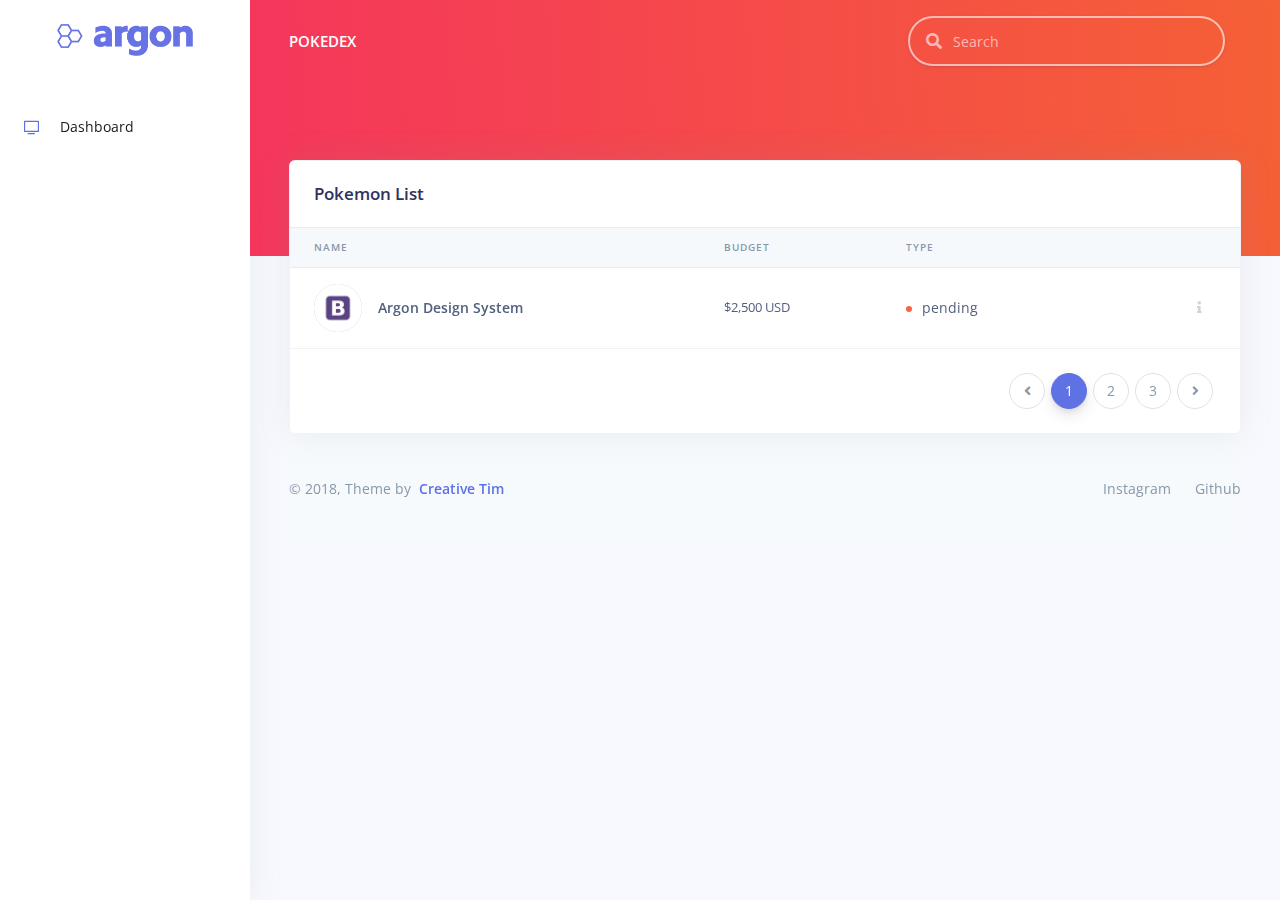
<file: examples/template.html>
<!--

=========================================================
* Argon Dashboard - v1.1.1
=========================================================

* Product Page: https://www.creative-tim.com/product/argon-dashboard
* Copyright 2019 Creative Tim (https://www.creative-tim.com)
* Licensed under MIT (https://github.com/creativetimofficial/argon-dashboard/blob/master/LICENSE.md)

* Coded by Creative Tim

=========================================================

* The above copyright notice and this permission notice shall be included in all copies or substantial portions of the Software. -->
<!DOCTYPE html>
<html lang="en">

<head>
  <meta charset="utf-8" />
  <meta name="viewport" content="width=device-width, initial-scale=1, shrink-to-fit=no">
  <title>
    Argon Dashboard - Free Dashboard for Bootstrap 4 by Creative Tim
  </title>
  <!-- Favicon -->
  <link href="../assets/img/brand/favicon.png" rel="icon" type="image/png">
  <!-- Fonts -->
  <link href="https://fonts.googleapis.com/css?family=Open+Sans:300,400,600,700" rel="stylesheet">
  <!-- Icons -->
  <link href="../assets/js/plugins/nucleo/css/nucleo.css" rel="stylesheet" />
  <link href="../assets/js/plugins/@fortawesome/fontawesome-free/css/all.min.css" rel="stylesheet" />
  <!-- CSS Files -->
  <link href="../assets/css/argon-dashboard.css?v=1.1.1" rel="stylesheet" />
</head>

<body class="">
  <nav class="navbar navbar-vertical fixed-left navbar-expand-md navbar-light bg-white" id="sidenav-main">
    <div class="container-fluid">
      <!-- Toggler -->
      <button class="navbar-toggler" type="button" data-toggle="collapse" data-target="#sidenav-collapse-main" aria-controls="sidenav-main" aria-expanded="false" aria-label="Toggle navigation">
        <span class="navbar-toggler-icon"></span>
      </button>
      <!-- Brand -->
      <a class="navbar-brand pt-0" href="../index.html">
        <img src="../assets/img/brand/blue.png" class="navbar-brand-img" alt="...">
      </a>
      <!-- User -->
      <ul class="nav align-items-center d-md-none">
        <li class="nav-item dropdown">
          <a class="nav-link nav-link-icon" href="#" role="button" data-toggle="dropdown" aria-haspopup="true" aria-expanded="false">
            <i class="ni ni-bell-55"></i>
          </a>
          <div class="dropdown-menu dropdown-menu-arrow dropdown-menu-right" aria-labelledby="navbar-default_dropdown_1">
            <a class="dropdown-item" href="#">Action</a>
            <a class="dropdown-item" href="#">Another action</a>
            <div class="dropdown-divider"></div>
            <a class="dropdown-item" href="#">Something else here</a>
          </div>
        </li>
        <li class="nav-item dropdown">
          <a class="nav-link" href="#" role="button" data-toggle="dropdown" aria-haspopup="true" aria-expanded="false">
            <div class="media align-items-center">
              <span class="avatar avatar-sm rounded-circle">
                <img alt="Image placeholder" src="../assets/img/theme/team-1-800x800.jpg
">
              </span>
            </div>
          </a>
          <div class="dropdown-menu dropdown-menu-arrow dropdown-menu-right">
            <div class=" dropdown-header noti-title">
              <h6 class="text-overflow m-0">Welcome!</h6>
            </div>
            <a href="./examples/profile.html" class="dropdown-item">
              <i class="ni ni-single-02"></i>
              <span>My profile</span>
            </a>
            <a href="./examples/profile.html" class="dropdown-item">
              <i class="ni ni-settings-gear-65"></i>
              <span>Settings</span>
            </a>
            <a href="./examples/profile.html" class="dropdown-item">
              <i class="ni ni-calendar-grid-58"></i>
              <span>Activity</span>
            </a>
            <a href="./examples/profile.html" class="dropdown-item">
              <i class="ni ni-support-16"></i>
              <span>Support</span>
            </a>
            <div class="dropdown-divider"></div>
            <a href="#!" class="dropdown-item">
              <i class="ni ni-user-run"></i>
              <span>Logout</span>
            </a>
          </div>
        </li>
      </ul>
      <!-- Collapse -->
      <div class="collapse navbar-collapse" id="sidenav-collapse-main">
        <!-- Collapse header -->
        <div class="navbar-collapse-header d-md-none">
          <div class="row">
            <div class="col-6 collapse-brand">
              <a href="../index.html">
                <img src="../assets/img/brand/blue.png">
              </a>
            </div>
            <div class="col-6 collapse-close">
              <button type="button" class="navbar-toggler" data-toggle="collapse" data-target="#sidenav-collapse-main" aria-controls="sidenav-main" aria-expanded="false" aria-label="Toggle sidenav">
                <span></span>
                <span></span>
              </button>
            </div>
          </div>
        </div>
        <!-- Form -->
        <form class="mt-4 mb-3 d-md-none">
          <div class="input-group input-group-rounded input-group-merge">
            <input type="search" class="form-control form-control-rounded form-control-prepended" placeholder="Search" aria-label="Search">
            <div class="input-group-prepend">
              <div class="input-group-text">
                <span class="fa fa-search"></span>
              </div>
            </div>
          </div>
        </form>
        <!-- Navigation -->
        <ul class="navbar-nav">
          <li class="nav-item  active">
            <a class="nav-link " href="../index.html">
              <i class="ni ni-tv-2 text-primary"></i> Dashboard
            </a>
          </li>
  
        </ul>
      </div>
    </div>
  </nav>
  <div class="main-content">
    <!-- Navbar -->
    <nav class="navbar navbar-top navbar-expand-md navbar-dark" id="navbar-main">
      <div class="container-fluid">
        <!-- Brand -->
        <a class="h4 mb-0 text-white text-uppercase d-none d-lg-inline-block" href="../index.html">Pokedex</a>
        <!-- Form -->
        <form class="navbar-search navbar-search-dark form-inline mr-3 d-none d-md-flex ml-lg-auto">
          <div class="form-group mb-0">
            <div class="input-group input-group-alternative">
              <div class="input-group-prepend">
                <span class="input-group-text"><i class="fas fa-search"></i></span>
              </div>
              <input class="form-control" placeholder="Search" type="text">
            </div>
          </div>
        </form>
      </div>
    </nav>
    <!-- End Navbar -->
    <!-- Header -->
    <div class="header bg-gradient-danger pb-8 pt-5 pt-md-8">
      <div class="container-fluid">
      </div>
    </div>
    <div class="container-fluid mt--7">
      <!-- Table -->
      <div class="row">
        <div class="col">
          <div class="card shadow">
            <div class="card-header border-0">
              <h3 class="mb-0">Pokemon List</h3>
            </div>
            <div class="table-responsive">
              <table class="table align-items-center table-flush">
                <thead class="thead-light">
                  <tr>
                    <th scope="col">Name</th>
                    <th scope="col">Budget</th>
                    <th scope="col">Type</th>
                    <th scope="col"></th>
                  </tr>
                </thead>
                <tbody>
                  <tr>
                    <th scope="row">
                      <div class="media align-items-center">
                        <a href="#" class="avatar rounded-circle mr-3">
                          <img alt="Image placeholder" src="../assets/img/theme/bootstrap.jpg">
                        </a>
                        <div class="media-body">
                          <span class="mb-0 text-sm">Argon Design System</span>
                        </div>
                      </div>
                    </th>
                    <td>
                      $2,500 USD
                    </td>
                    <td>
                      <span class="badge badge-dot mr-4">
                        <i class="bg-warning"></i> pending
                      </span>
                    </td>

                    <td class="text-right">
                      <a class="btn btn-sm btn-icon-only text-light" href="#" role="button">
                        <i class="fas fa-info"></i>
                      </a>
                    </td>
                  </tr>
                  
                </tbody>
              </table>
            </div>
            <div class="card-footer py-4">
              <nav aria-label="...">
                <ul class="pagination justify-content-end mb-0">
                  <li class="page-item disabled">
                    <a class="page-link" href="#" tabindex="-1">
                      <i class="fas fa-angle-left"></i>
                      <span class="sr-only">Previous</span>
                    </a>
                  </li>
                  <li class="page-item active">
                    <a class="page-link" href="#">1</a>
                  </li>
                  <li class="page-item">
                    <a class="page-link" href="#">2</a>
                  </li>
                  <li class="page-item">
                    <a class="page-link" href="#">3</a>
                  </li>
                  <li class="page-item">
                    <a class="page-link" href="#">
                      <i class="fas fa-angle-right"></i>
                      <span class="sr-only">Next</span>
                    </a>
                  </li>
                </ul>
              </nav>
            </div>
          </div>
        </div>
      </div>
      <!-- Footer -->
      <footer class="footer">
        <div class="row align-items-center justify-content-xl-between">
          <div class="col-xl-6">
            <div class="copyright text-center text-xl-left text-muted">
              &copy; 2018, Theme by <a href="https://www.creative-tim.com" class="font-weight-bold ml-1" target="_blank">Creative Tim</a>
            </div>
          </div>
          <div class="col-xl-6">
            <ul class="nav nav-footer justify-content-center justify-content-xl-end">
              <li class="nav-item">
                <a href="https://www.instagram.com/faiisll/" class="nav-link" target="_blank">Instagram</a>
              </li>
              <li class="nav-item">
                <a href="https://github.com/faiisll/" class="nav-link" target="_blank">Github</a>
              </li>
            </ul>
          </div>
        </div>
      </footer>
    </div>
  </div>
  <!--   Core   -->
  <script src="../assets/js/plugins/jquery/dist/jquery.min.js"></script>
  <script src="../assets/js/plugins/bootstrap/dist/js/bootstrap.bundle.min.js"></script>
  <!--   Optional JS   -->
  <!--   Argon JS   -->
  <script src="../assets/js/argon-dashboard.min.js?v=1.1.1"></script>
  <script src="https://cdn.trackjs.com/agent/v3/latest/t.js"></script>
  <script>
    window.TrackJS &&
      TrackJS.install({
        token: "ee6fab19c5a04ac1a32a645abde4613a",
        application: "argon-dashboard-free"
      });
  </script>
</body>

</html>
</file>
<file: assets/js/plugins/nucleo/css/nucleo.css>
/*--------------------------------

hermes-dashboard-icons Web Font - built using nucleoapp.com
License - nucleoapp.com/license/

-------------------------------- */
@font-face {
  font-family: 'NucleoIcons';
  src: url('../fonts/nucleo-icons.eot');
  src: url('../fonts/nucleo-icons.eot') format('embedded-opentype'), url('../fonts/nucleo-icons.woff2') format('woff2'), url('../fonts/nucleo-icons.woff') format('woff'), url('../fonts/nucleo-icons.ttf') format('truetype'), url('../fonts/nucleo-icons.svg') format('svg');
  font-weight: normal;
  font-style: normal;
}

/*------------------------
    base class definition
-------------------------*/
.ni {
  display: inline-block;
  font: normal normal normal 14px/1 NucleoIcons;
  font-size: inherit;
  text-rendering: auto;
  -webkit-font-smoothing: antialiased;
  -moz-osx-font-smoothing: grayscale;
}

/*------------------------
  change icon size
-------------------------*/
.ni-lg {
  font-size: 1.33333333em;
  line-height: 0.75em;
  vertical-align: -15%;
}

.ni-2x {
  font-size: 2em;
}

.ni-3x {
  font-size: 3em;
}

.ni-4x {
  font-size: 4em;
}

.ni-5x {
  font-size: 5em;
}

/*----------------------------------
  add a square/circle background
-----------------------------------*/
.ni.square,
.ni.circle {
  padding: 0.33333333em;
  vertical-align: -16%;
  background-color: #eee;
}

.ni.circle {
  border-radius: 50%;
}

/*------------------------
  list icons
-------------------------*/
.ni-ul {
  padding-left: 0;
  margin-left: 2.14285714em;
  list-style-type: none;
}

.ni-ul>li {
  position: relative;
}

.ni-ul>li>.ni {
  position: absolute;
  left: -1.57142857em;
  top: 0.14285714em;
  text-align: center;
}

.ni-ul>li>.ni.lg {
  top: 0;
  left: -1.35714286em;
}

.ni-ul>li>.ni.circle,
.ni-ul>li>.ni.square {
  top: -0.19047619em;
  left: -1.9047619em;
}

/*------------------------
  spinning icons
-------------------------*/
.ni.spin {
  -webkit-animation: nc-spin 2s infinite linear;
  -moz-animation: nc-spin 2s infinite linear;
  animation: nc-spin 2s infinite linear;
}

@-webkit-keyframes nc-spin {
  0% {
    -webkit-transform: rotate(0deg);
  }

  100% {
    -webkit-transform: rotate(360deg);
  }
}

@-moz-keyframes nc-spin {
  0% {
    -moz-transform: rotate(0deg);
  }

  100% {
    -moz-transform: rotate(360deg);
  }
}

@keyframes nc-spin {
  0% {
    -webkit-transform: rotate(0deg);
    -moz-transform: rotate(0deg);
    -ms-transform: rotate(0deg);
    -o-transform: rotate(0deg);
    transform: rotate(0deg);
  }

  100% {
    -webkit-transform: rotate(360deg);
    -moz-transform: rotate(360deg);
    -ms-transform: rotate(360deg);
    -o-transform: rotate(360deg);
    transform: rotate(360deg);
  }
}

/*------------------------
  rotated/flipped icons
-------------------------*/
.ni.rotate-90 {
  filter: progid:DXImageTransform.Microsoft.BasicImage(rotation=1);
  -webkit-transform: rotate(90deg);
  -moz-transform: rotate(90deg);
  -ms-transform: rotate(90deg);
  -o-transform: rotate(90deg);
  transform: rotate(90deg);
}

.ni.rotate-180 {
  filter: progid:DXImageTransform.Microsoft.BasicImage(rotation=2);
  -webkit-transform: rotate(180deg);
  -moz-transform: rotate(180deg);
  -ms-transform: rotate(180deg);
  -o-transform: rotate(180deg);
  transform: rotate(180deg);
}

.ni.rotate-270 {
  filter: progid:DXImageTransform.Microsoft.BasicImage(rotation=3);
  -webkit-transform: rotate(270deg);
  -moz-transform: rotate(270deg);
  -ms-transform: rotate(270deg);
  -o-transform: rotate(270deg);
  transform: rotate(270deg);
}

.ni.flip-y {
  filter: progid:DXImageTransform.Microsoft.BasicImage(rotation=0);
  -webkit-transform: scale(-1, 1);
  -moz-transform: scale(-1, 1);
  -ms-transform: scale(-1, 1);
  -o-transform: scale(-1, 1);
  transform: scale(-1, 1);
}

.ni.flip-x {
  filter: progid:DXImageTransform.Microsoft.BasicImage(rotation=2);
  -webkit-transform: scale(1, -1);
  -moz-transform: scale(1, -1);
  -ms-transform: scale(1, -1);
  -o-transform: scale(1, -1);
  transform: scale(1, -1);
}

/*------------------------
    font icons
-------------------------*/

.ni-active-40::before {
  content: "\ea02";
}

.ni-air-baloon::before {
  content: "\ea03";
}

.ni-album-2::before {
  content: "\ea04";
}

.ni-align-center::before {
  content: "\ea05";
}

.ni-align-left-2::before {
  content: "\ea06";
}

.ni-ambulance::before {
  content: "\ea07";
}

.ni-app::before {
  content: "\ea08";
}

.ni-archive-2::before {
  content: "\ea09";
}

.ni-atom::before {
  content: "\ea0a";
}

.ni-badge::before {
  content: "\ea0b";
}

.ni-bag-17::before {
  content: "\ea0c";
}

.ni-basket::before {
  content: "\ea0d";
}

.ni-bell-55::before {
  content: "\ea0e";
}

.ni-bold-down::before {
  content: "\ea0f";
}

.ni-bold-left::before {
  content: "\ea10";
}

.ni-bold-right::before {
  content: "\ea11";
}

.ni-bold-up::before {
  content: "\ea12";
}

.ni-bold::before {
  content: "\ea13";
}

.ni-book-bookmark::before {
  content: "\ea14";
}

.ni-books::before {
  content: "\ea15";
}

.ni-box-2::before {
  content: "\ea16";
}

.ni-briefcase-24::before {
  content: "\ea17";
}

.ni-building::before {
  content: "\ea18";
}

.ni-bulb-61::before {
  content: "\ea19";
}

.ni-bullet-list-67::before {
  content: "\ea1a";
}

.ni-bus-front-12::before {
  content: "\ea1b";
}

.ni-button-pause::before {
  content: "\ea1c";
}

.ni-button-play::before {
  content: "\ea1d";
}

.ni-button-power::before {
  content: "\ea1e";
}

.ni-calendar-grid-58::before {
  content: "\ea1f";
}

.ni-camera-compact::before {
  content: "\ea20";
}

.ni-caps-small::before {
  content: "\ea21";
}

.ni-cart::before {
  content: "\ea22";
}

.ni-chart-bar-32::before {
  content: "\ea23";
}

.ni-chart-pie-35::before {
  content: "\ea24";
}

.ni-chat-round::before {
  content: "\ea25";
}

.ni-check-bold::before {
  content: "\ea26";
}

.ni-circle-08::before {
  content: "\ea27";
}

.ni-cloud-download-95::before {
  content: "\ea28";
}

.ni-cloud-upload-96::before {
  content: "\ea29";
}

.ni-compass-04::before {
  content: "\ea2a";
}

.ni-controller::before {
  content: "\ea2b";
}

.ni-credit-card::before {
  content: "\ea2c";
}

.ni-curved-next::before {
  content: "\ea2d";
}

.ni-delivery-fast::before {
  content: "\ea2e";
}

.ni-diamond::before {
  content: "\ea2f";
}

.ni-email-83::before {
  content: "\ea30";
}

.ni-fat-add::before {
  content: "\ea31";
}

.ni-fat-delete::before {
  content: "\ea32";
}

.ni-fat-remove::before {
  content: "\ea33";
}

.ni-favourite-28::before {
  content: "\ea34";
}

.ni-folder-17::before {
  content: "\ea35";
}

.ni-glasses-2::before {
  content: "\ea36";
}

.ni-hat-3::before {
  content: "\ea37";
}

.ni-headphones::before {
  content: "\ea38";
}

.ni-html5::before {
  content: "\ea39";
}

.ni-istanbul::before {
  content: "\ea3a";
}

.ni-key-25::before {
  content: "\ea3b";
}

.ni-laptop::before {
  content: "\ea3c";
}

.ni-like-2::before {
  content: "\ea3d";
}

.ni-lock-circle-open::before {
  content: "\ea3e";
}

.ni-map-big::before {
  content: "\ea3f";
}

.ni-mobile-button::before {
  content: "\ea40";
}

.ni-money-coins::before {
  content: "\ea41";
}

.ni-note-03::before {
  content: "\ea42";
}

.ni-notification-70::before {
  content: "\ea43";
}

.ni-palette::before {
  content: "\ea44";
}

.ni-paper-diploma::before {
  content: "\ea45";
}

.ni-pin-3::before {
  content: "\ea46";
}

.ni-planet::before {
  content: "\ea47";
}

.ni-ruler-pencil::before {
  content: "\ea48";
}

.ni-satisfied::before {
  content: "\ea49";
}

.ni-scissors::before {
  content: "\ea4a";
}

.ni-send::before {
  content: "\ea4b";
}

.ni-settings-gear-65::before {
  content: "\ea4c";
}

.ni-settings::before {
  content: "\ea4d";
}

.ni-single-02::before {
  content: "\ea4e";
}

.ni-single-copy-04::before {
  content: "\ea4f";
}

.ni-sound-wave::before {
  content: "\ea50";
}

.ni-spaceship::before {
  content: "\ea51";
}

.ni-square-pin::before {
  content: "\ea52";
}

.ni-support-16::before {
  content: "\ea53";
}

.ni-tablet-button::before {
  content: "\ea54";
}

.ni-tag::before {
  content: "\ea55";
}

.ni-tie-bow::before {
  content: "\ea56";
}

.ni-time-alarm::before {
  content: "\ea57";
}

.ni-trophy::before {
  content: "\ea58";
}

.ni-tv-2::before {
  content: "\ea59";
}

.ni-umbrella-13::before {
  content: "\ea5a";
}

.ni-user-run::before {
  content: "\ea5b";
}

.ni-vector::before {
  content: "\ea5c";
}

.ni-watch-time::before {
  content: "\ea5d";
}

.ni-world::before {
  content: "\ea5e";
}

.ni-zoom-split-in::before {
  content: "\ea5f";
}

.ni-collection::before {
  content: "\ea60";
}

.ni-image::before {
  content: "\ea61";
}

.ni-shop::before {
  content: "\ea62";
}

.ni-ungroup::before {
  content: "\ea63";
}

.ni-world-2::before {
  content: "\ea64";
}

.ni-ui-04::before {
  content: "\ea65";
}


/* all icon font classes list here */
</file>
<file: assets/js/plugins/@fortawesome/fontawesome-free/css/all.min.css>
/*!
 * Font Awesome Free 5.3.1 by @fontawesome - https://fontawesome.com
 * License - https://fontawesome.com/license/free (Icons: CC BY 4.0, Fonts: SIL OFL 1.1, Code: MIT License)
 */
.fa,.fab,.fal,.far,.fas{-moz-osx-font-smoothing:grayscale;-webkit-font-smoothing:antialiased;display:inline-block;font-style:normal;font-variant:normal;text-rendering:auto;line-height:1}.fa-lg{font-size:1.33333em;line-height:.75em;vertical-align:-.0667em}.fa-xs{font-size:.75em}.fa-sm{font-size:.875em}.fa-1x{font-size:1em}.fa-2x{font-size:2em}.fa-3x{font-size:3em}.fa-4x{font-size:4em}.fa-5x{font-size:5em}.fa-6x{font-size:6em}.fa-7x{font-size:7em}.fa-8x{font-size:8em}.fa-9x{font-size:9em}.fa-10x{font-size:10em}.fa-fw{text-align:center;width:1.25em}.fa-ul{list-style-type:none;margin-left:2.5em;padding-left:0}.fa-ul>li{position:relative}.fa-li{left:-2em;position:absolute;text-align:center;width:2em;line-height:inherit}.fa-border{border:.08em solid #eee;border-radius:.1em;padding:.2em .25em .15em}.fa-pull-left{float:left}.fa-pull-right{float:right}.fa.fa-pull-left,.fab.fa-pull-left,.fal.fa-pull-left,.far.fa-pull-left,.fas.fa-pull-left{margin-right:.3em}.fa.fa-pull-right,.fab.fa-pull-right,.fal.fa-pull-right,.far.fa-pull-right,.fas.fa-pull-right{margin-left:.3em}.fa-spin{animation:fa-spin 2s infinite linear}.fa-pulse{animation:fa-spin 1s infinite steps(8)}@keyframes fa-spin{0%{transform:rotate(0deg)}to{transform:rotate(1turn)}}.fa-rotate-90{-ms-filter:"progid:DXImageTransform.Microsoft.BasicImage(rotation=1)";transform:rotate(90deg)}.fa-rotate-180{-ms-filter:"progid:DXImageTransform.Microsoft.BasicImage(rotation=2)";transform:rotate(180deg)}.fa-rotate-270{-ms-filter:"progid:DXImageTransform.Microsoft.BasicImage(rotation=3)";transform:rotate(270deg)}.fa-flip-horizontal{-ms-filter:"progid:DXImageTransform.Microsoft.BasicImage(rotation=0, mirror=1)";transform:scaleX(-1)}.fa-flip-vertical{transform:scaleY(-1)}.fa-flip-horizontal.fa-flip-vertical,.fa-flip-vertical{-ms-filter:"progid:DXImageTransform.Microsoft.BasicImage(rotation=2, mirror=1)"}.fa-flip-horizontal.fa-flip-vertical{transform:scale(-1)}:root .fa-flip-horizontal,:root .fa-flip-vertical,:root .fa-rotate-90,:root .fa-rotate-180,:root .fa-rotate-270{-webkit-filter:none;filter:none}.fa-stack{display:inline-block;height:2em;line-height:2em;position:relative;vertical-align:middle;width:2em}.fa-stack-1x,.fa-stack-2x{left:0;position:absolute;text-align:center;width:100%}.fa-stack-1x{line-height:inherit}.fa-stack-2x{font-size:2em}.fa-inverse{color:#fff}.fa-500px:before{content:"\f26e"}.fa-accessible-icon:before{content:"\f368"}.fa-accusoft:before{content:"\f369"}.fa-ad:before{content:"\f641"}.fa-address-book:before{content:"\f2b9"}.fa-address-card:before{content:"\f2bb"}.fa-adjust:before{content:"\f042"}.fa-adn:before{content:"\f170"}.fa-adversal:before{content:"\f36a"}.fa-affiliatetheme:before{content:"\f36b"}.fa-air-freshener:before{content:"\f5d0"}.fa-algolia:before{content:"\f36c"}.fa-align-center:before{content:"\f037"}.fa-align-justify:before{content:"\f039"}.fa-align-left:before{content:"\f036"}.fa-align-right:before{content:"\f038"}.fa-alipay:before{content:"\f642"}.fa-allergies:before{content:"\f461"}.fa-amazon:before{content:"\f270"}.fa-amazon-pay:before{content:"\f42c"}.fa-ambulance:before{content:"\f0f9"}.fa-american-sign-language-interpreting:before{content:"\f2a3"}.fa-amilia:before{content:"\f36d"}.fa-anchor:before{content:"\f13d"}.fa-android:before{content:"\f17b"}.fa-angellist:before{content:"\f209"}.fa-angle-double-down:before{content:"\f103"}.fa-angle-double-left:before{content:"\f100"}.fa-angle-double-right:before{content:"\f101"}.fa-angle-double-up:before{content:"\f102"}.fa-angle-down:before{content:"\f107"}.fa-angle-left:before{content:"\f104"}.fa-angle-right:before{content:"\f105"}.fa-angle-up:before{content:"\f106"}.fa-angry:before{content:"\f556"}.fa-angrycreative:before{content:"\f36e"}.fa-angular:before{content:"\f420"}.fa-ankh:before{content:"\f644"}.fa-app-store:before{content:"\f36f"}.fa-app-store-ios:before{content:"\f370"}.fa-apper:before{content:"\f371"}.fa-apple:before{content:"\f179"}.fa-apple-alt:before{content:"\f5d1"}.fa-apple-pay:before{content:"\f415"}.fa-archive:before{content:"\f187"}.fa-archway:before{content:"\f557"}.fa-arrow-alt-circle-down:before{content:"\f358"}.fa-arrow-alt-circle-left:before{content:"\f359"}.fa-arrow-alt-circle-right:before{content:"\f35a"}.fa-arrow-alt-circle-up:before{content:"\f35b"}.fa-arrow-circle-down:before{content:"\f0ab"}.fa-arrow-circle-left:before{content:"\f0a8"}.fa-arrow-circle-right:before{content:"\f0a9"}.fa-arrow-circle-up:before{content:"\f0aa"}.fa-arrow-down:before{content:"\f063"}.fa-arrow-left:before{content:"\f060"}.fa-arrow-right:before{content:"\f061"}.fa-arrow-up:before{content:"\f062"}.fa-arrows-alt:before{content:"\f0b2"}.fa-arrows-alt-h:before{content:"\f337"}.fa-arrows-alt-v:before{content:"\f338"}.fa-assistive-listening-systems:before{content:"\f2a2"}.fa-asterisk:before{content:"\f069"}.fa-asymmetrik:before{content:"\f372"}.fa-at:before{content:"\f1fa"}.fa-atlas:before{content:"\f558"}.fa-atom:before{content:"\f5d2"}.fa-audible:before{content:"\f373"}.fa-audio-description:before{content:"\f29e"}.fa-autoprefixer:before{content:"\f41c"}.fa-avianex:before{content:"\f374"}.fa-aviato:before{content:"\f421"}.fa-award:before{content:"\f559"}.fa-aws:before{content:"\f375"}.fa-backspace:before{content:"\f55a"}.fa-backward:before{content:"\f04a"}.fa-balance-scale:before{content:"\f24e"}.fa-ban:before{content:"\f05e"}.fa-band-aid:before{content:"\f462"}.fa-bandcamp:before{content:"\f2d5"}.fa-barcode:before{content:"\f02a"}.fa-bars:before{content:"\f0c9"}.fa-baseball-ball:before{content:"\f433"}.fa-basketball-ball:before{content:"\f434"}.fa-bath:before{content:"\f2cd"}.fa-battery-empty:before{content:"\f244"}.fa-battery-full:before{content:"\f240"}.fa-battery-half:before{content:"\f242"}.fa-battery-quarter:before{content:"\f243"}.fa-battery-three-quarters:before{content:"\f241"}.fa-bed:before{content:"\f236"}.fa-beer:before{content:"\f0fc"}.fa-behance:before{content:"\f1b4"}.fa-behance-square:before{content:"\f1b5"}.fa-bell:before{content:"\f0f3"}.fa-bell-slash:before{content:"\f1f6"}.fa-bezier-curve:before{content:"\f55b"}.fa-bible:before{content:"\f647"}.fa-bicycle:before{content:"\f206"}.fa-bimobject:before{content:"\f378"}.fa-binoculars:before{content:"\f1e5"}.fa-birthday-cake:before{content:"\f1fd"}.fa-bitbucket:before{content:"\f171"}.fa-bitcoin:before{content:"\f379"}.fa-bity:before{content:"\f37a"}.fa-black-tie:before{content:"\f27e"}.fa-blackberry:before{content:"\f37b"}.fa-blender:before{content:"\f517"}.fa-blind:before{content:"\f29d"}.fa-blogger:before{content:"\f37c"}.fa-blogger-b:before{content:"\f37d"}.fa-bluetooth:before{content:"\f293"}.fa-bluetooth-b:before{content:"\f294"}.fa-bold:before{content:"\f032"}.fa-bolt:before{content:"\f0e7"}.fa-bomb:before{content:"\f1e2"}.fa-bone:before{content:"\f5d7"}.fa-bong:before{content:"\f55c"}.fa-book:before{content:"\f02d"}.fa-book-open:before{content:"\f518"}.fa-book-reader:before{content:"\f5da"}.fa-bookmark:before{content:"\f02e"}.fa-bowling-ball:before{content:"\f436"}.fa-box:before{content:"\f466"}.fa-box-open:before{content:"\f49e"}.fa-boxes:before{content:"\f468"}.fa-braille:before{content:"\f2a1"}.fa-brain:before{content:"\f5dc"}.fa-briefcase:before{content:"\f0b1"}.fa-briefcase-medical:before{content:"\f469"}.fa-broadcast-tower:before{content:"\f519"}.fa-broom:before{content:"\f51a"}.fa-brush:before{content:"\f55d"}.fa-btc:before{content:"\f15a"}.fa-bug:before{content:"\f188"}.fa-building:before{content:"\f1ad"}.fa-bullhorn:before{content:"\f0a1"}.fa-bullseye:before{content:"\f140"}.fa-burn:before{content:"\f46a"}.fa-buromobelexperte:before{content:"\f37f"}.fa-bus:before{content:"\f207"}.fa-bus-alt:before{content:"\f55e"}.fa-business-time:before{content:"\f64a"}.fa-buysellads:before{content:"\f20d"}.fa-calculator:before{content:"\f1ec"}.fa-calendar:before{content:"\f133"}.fa-calendar-alt:before{content:"\f073"}.fa-calendar-check:before{content:"\f274"}.fa-calendar-minus:before{content:"\f272"}.fa-calendar-plus:before{content:"\f271"}.fa-calendar-times:before{content:"\f273"}.fa-camera:before{content:"\f030"}.fa-camera-retro:before{content:"\f083"}.fa-cannabis:before{content:"\f55f"}.fa-capsules:before{content:"\f46b"}.fa-car:before{content:"\f1b9"}.fa-car-alt:before{content:"\f5de"}.fa-car-battery:before{content:"\f5df"}.fa-car-crash:before{content:"\f5e1"}.fa-car-side:before{content:"\f5e4"}.fa-caret-down:before{content:"\f0d7"}.fa-caret-left:before{content:"\f0d9"}.fa-caret-right:before{content:"\f0da"}.fa-caret-square-down:before{content:"\f150"}.fa-caret-square-left:before{content:"\f191"}.fa-caret-square-right:before{content:"\f152"}.fa-caret-square-up:before{content:"\f151"}.fa-caret-up:before{content:"\f0d8"}.fa-cart-arrow-down:before{content:"\f218"}.fa-cart-plus:before{content:"\f217"}.fa-cc-amazon-pay:before{content:"\f42d"}.fa-cc-amex:before{content:"\f1f3"}.fa-cc-apple-pay:before{content:"\f416"}.fa-cc-diners-club:before{content:"\f24c"}.fa-cc-discover:before{content:"\f1f2"}.fa-cc-jcb:before{content:"\f24b"}.fa-cc-mastercard:before{content:"\f1f1"}.fa-cc-paypal:before{content:"\f1f4"}.fa-cc-stripe:before{content:"\f1f5"}.fa-cc-visa:before{content:"\f1f0"}.fa-centercode:before{content:"\f380"}.fa-certificate:before{content:"\f0a3"}.fa-chalkboard:before{content:"\f51b"}.fa-chalkboard-teacher:before{content:"\f51c"}.fa-charging-station:before{content:"\f5e7"}.fa-chart-area:before{content:"\f1fe"}.fa-chart-bar:before{content:"\f080"}.fa-chart-line:before{content:"\f201"}.fa-chart-pie:before{content:"\f200"}.fa-check:before{content:"\f00c"}.fa-check-circle:before{content:"\f058"}.fa-check-double:before{content:"\f560"}.fa-check-square:before{content:"\f14a"}.fa-chess:before{content:"\f439"}.fa-chess-bishop:before{content:"\f43a"}.fa-chess-board:before{content:"\f43c"}.fa-chess-king:before{content:"\f43f"}.fa-chess-knight:before{content:"\f441"}.fa-chess-pawn:before{content:"\f443"}.fa-chess-queen:before{content:"\f445"}.fa-chess-rook:before{content:"\f447"}.fa-chevron-circle-down:before{content:"\f13a"}.fa-chevron-circle-left:before{content:"\f137"}.fa-chevron-circle-right:before{content:"\f138"}.fa-chevron-circle-up:before{content:"\f139"}.fa-chevron-down:before{content:"\f078"}.fa-chevron-left:before{content:"\f053"}.fa-chevron-right:before{content:"\f054"}.fa-chevron-up:before{content:"\f077"}.fa-child:before{content:"\f1ae"}.fa-chrome:before{content:"\f268"}.fa-church:before{content:"\f51d"}.fa-circle:before{content:"\f111"}.fa-circle-notch:before{content:"\f1ce"}.fa-city:before{content:"\f64f"}.fa-clipboard:before{content:"\f328"}.fa-clipboard-check:before{content:"\f46c"}.fa-clipboard-list:before{content:"\f46d"}.fa-clock:before{content:"\f017"}.fa-clone:before{content:"\f24d"}.fa-closed-captioning:before{content:"\f20a"}.fa-cloud:before{content:"\f0c2"}.fa-cloud-download-alt:before{content:"\f381"}.fa-cloud-upload-alt:before{content:"\f382"}.fa-cloudscale:before{content:"\f383"}.fa-cloudsmith:before{content:"\f384"}.fa-cloudversify:before{content:"\f385"}.fa-cocktail:before{content:"\f561"}.fa-code:before{content:"\f121"}.fa-code-branch:before{content:"\f126"}.fa-codepen:before{content:"\f1cb"}.fa-codiepie:before{content:"\f284"}.fa-coffee:before{content:"\f0f4"}.fa-cog:before{content:"\f013"}.fa-cogs:before{content:"\f085"}.fa-coins:before{content:"\f51e"}.fa-columns:before{content:"\f0db"}.fa-comment:before{content:"\f075"}.fa-comment-alt:before{content:"\f27a"}.fa-comment-dollar:before{content:"\f651"}.fa-comment-dots:before{content:"\f4ad"}.fa-comment-slash:before{content:"\f4b3"}.fa-comments:before{content:"\f086"}.fa-comments-dollar:before{content:"\f653"}.fa-compact-disc:before{content:"\f51f"}.fa-compass:before{content:"\f14e"}.fa-compress:before{content:"\f066"}.fa-concierge-bell:before{content:"\f562"}.fa-connectdevelop:before{content:"\f20e"}.fa-contao:before{content:"\f26d"}.fa-cookie:before{content:"\f563"}.fa-cookie-bite:before{content:"\f564"}.fa-copy:before{content:"\f0c5"}.fa-copyright:before{content:"\f1f9"}.fa-couch:before{content:"\f4b8"}.fa-cpanel:before{content:"\f388"}.fa-creative-commons:before{content:"\f25e"}.fa-creative-commons-by:before{content:"\f4e7"}.fa-creative-commons-nc:before{content:"\f4e8"}.fa-creative-commons-nc-eu:before{content:"\f4e9"}.fa-creative-commons-nc-jp:before{content:"\f4ea"}.fa-creative-commons-nd:before{content:"\f4eb"}.fa-creative-commons-pd:before{content:"\f4ec"}.fa-creative-commons-pd-alt:before{content:"\f4ed"}.fa-creative-commons-remix:before{content:"\f4ee"}.fa-creative-commons-sa:before{content:"\f4ef"}.fa-creative-commons-sampling:before{content:"\f4f0"}.fa-creative-commons-sampling-plus:before{content:"\f4f1"}.fa-creative-commons-share:before{content:"\f4f2"}.fa-credit-card:before{content:"\f09d"}.fa-crop:before{content:"\f125"}.fa-crop-alt:before{content:"\f565"}.fa-cross:before{content:"\f654"}.fa-crosshairs:before{content:"\f05b"}.fa-crow:before{content:"\f520"}.fa-crown:before{content:"\f521"}.fa-css3:before{content:"\f13c"}.fa-css3-alt:before{content:"\f38b"}.fa-cube:before{content:"\f1b2"}.fa-cubes:before{content:"\f1b3"}.fa-cut:before{content:"\f0c4"}.fa-cuttlefish:before{content:"\f38c"}.fa-d-and-d:before{content:"\f38d"}.fa-dashcube:before{content:"\f210"}.fa-database:before{content:"\f1c0"}.fa-deaf:before{content:"\f2a4"}.fa-delicious:before{content:"\f1a5"}.fa-deploydog:before{content:"\f38e"}.fa-deskpro:before{content:"\f38f"}.fa-desktop:before{content:"\f108"}.fa-deviantart:before{content:"\f1bd"}.fa-dharmachakra:before{content:"\f655"}.fa-diagnoses:before{content:"\f470"}.fa-dice:before{content:"\f522"}.fa-dice-five:before{content:"\f523"}.fa-dice-four:before{content:"\f524"}.fa-dice-one:before{content:"\f525"}.fa-dice-six:before{content:"\f526"}.fa-dice-three:before{content:"\f527"}.fa-dice-two:before{content:"\f528"}.fa-digg:before{content:"\f1a6"}.fa-digital-ocean:before{content:"\f391"}.fa-digital-tachograph:before{content:"\f566"}.fa-directions:before{content:"\f5eb"}.fa-discord:before{content:"\f392"}.fa-discourse:before{content:"\f393"}.fa-divide:before{content:"\f529"}.fa-dizzy:before{content:"\f567"}.fa-dna:before{content:"\f471"}.fa-dochub:before{content:"\f394"}.fa-docker:before{content:"\f395"}.fa-dollar-sign:before{content:"\f155"}.fa-dolly:before{content:"\f472"}.fa-dolly-flatbed:before{content:"\f474"}.fa-donate:before{content:"\f4b9"}.fa-door-closed:before{content:"\f52a"}.fa-door-open:before{content:"\f52b"}.fa-dot-circle:before{content:"\f192"}.fa-dove:before{content:"\f4ba"}.fa-download:before{content:"\f019"}.fa-draft2digital:before{content:"\f396"}.fa-drafting-compass:before{content:"\f568"}.fa-draw-polygon:before{content:"\f5ee"}.fa-dribbble:before{content:"\f17d"}.fa-dribbble-square:before{content:"\f397"}.fa-dropbox:before{content:"\f16b"}.fa-drum:before{content:"\f569"}.fa-drum-steelpan:before{content:"\f56a"}.fa-drupal:before{content:"\f1a9"}.fa-dumbbell:before{content:"\f44b"}.fa-dyalog:before{content:"\f399"}.fa-earlybirds:before{content:"\f39a"}.fa-ebay:before{content:"\f4f4"}.fa-edge:before{content:"\f282"}.fa-edit:before{content:"\f044"}.fa-eject:before{content:"\f052"}.fa-elementor:before{content:"\f430"}.fa-ellipsis-h:before{content:"\f141"}.fa-ellipsis-v:before{content:"\f142"}.fa-ello:before{content:"\f5f1"}.fa-ember:before{content:"\f423"}.fa-empire:before{content:"\f1d1"}.fa-envelope:before{content:"\f0e0"}.fa-envelope-open:before{content:"\f2b6"}.fa-envelope-open-text:before{content:"\f658"}.fa-envelope-square:before{content:"\f199"}.fa-envira:before{content:"\f299"}.fa-equals:before{content:"\f52c"}.fa-eraser:before{content:"\f12d"}.fa-erlang:before{content:"\f39d"}.fa-ethereum:before{content:"\f42e"}.fa-etsy:before{content:"\f2d7"}.fa-euro-sign:before{content:"\f153"}.fa-exchange-alt:before{content:"\f362"}.fa-exclamation:before{content:"\f12a"}.fa-exclamation-circle:before{content:"\f06a"}.fa-exclamation-triangle:before{content:"\f071"}.fa-expand:before{content:"\f065"}.fa-expand-arrows-alt:before{content:"\f31e"}.fa-expeditedssl:before{content:"\f23e"}.fa-external-link-alt:before{content:"\f35d"}.fa-external-link-square-alt:before{content:"\f360"}.fa-eye:before{content:"\f06e"}.fa-eye-dropper:before{content:"\f1fb"}.fa-eye-slash:before{content:"\f070"}.fa-facebook:before{content:"\f09a"}.fa-facebook-f:before{content:"\f39e"}.fa-facebook-messenger:before{content:"\f39f"}.fa-facebook-square:before{content:"\f082"}.fa-fast-backward:before{content:"\f049"}.fa-fast-forward:before{content:"\f050"}.fa-fax:before{content:"\f1ac"}.fa-feather:before{content:"\f52d"}.fa-feather-alt:before{content:"\f56b"}.fa-female:before{content:"\f182"}.fa-fighter-jet:before{content:"\f0fb"}.fa-file:before{content:"\f15b"}.fa-file-alt:before{content:"\f15c"}.fa-file-archive:before{content:"\f1c6"}.fa-file-audio:before{content:"\f1c7"}.fa-file-code:before{content:"\f1c9"}.fa-file-contract:before{content:"\f56c"}.fa-file-download:before{content:"\f56d"}.fa-file-excel:before{content:"\f1c3"}.fa-file-export:before{content:"\f56e"}.fa-file-image:before{content:"\f1c5"}.fa-file-import:before{content:"\f56f"}.fa-file-invoice:before{content:"\f570"}.fa-file-invoice-dollar:before{content:"\f571"}.fa-file-medical:before{content:"\f477"}.fa-file-medical-alt:before{content:"\f478"}.fa-file-pdf:before{content:"\f1c1"}.fa-file-powerpoint:before{content:"\f1c4"}.fa-file-prescription:before{content:"\f572"}.fa-file-signature:before{content:"\f573"}.fa-file-upload:before{content:"\f574"}.fa-file-video:before{content:"\f1c8"}.fa-file-word:before{content:"\f1c2"}.fa-fill:before{content:"\f575"}.fa-fill-drip:before{content:"\f576"}.fa-film:before{content:"\f008"}.fa-filter:before{content:"\f0b0"}.fa-fingerprint:before{content:"\f577"}.fa-fire:before{content:"\f06d"}.fa-fire-extinguisher:before{content:"\f134"}.fa-firefox:before{content:"\f269"}.fa-first-aid:before{content:"\f479"}.fa-first-order:before{content:"\f2b0"}.fa-first-order-alt:before{content:"\f50a"}.fa-firstdraft:before{content:"\f3a1"}.fa-fish:before{content:"\f578"}.fa-flag:before{content:"\f024"}.fa-flag-checkered:before{content:"\f11e"}.fa-flask:before{content:"\f0c3"}.fa-flickr:before{content:"\f16e"}.fa-flipboard:before{content:"\f44d"}.fa-flushed:before{content:"\f579"}.fa-fly:before{content:"\f417"}.fa-folder:before{content:"\f07b"}.fa-folder-minus:before{content:"\f65d"}.fa-folder-open:before{content:"\f07c"}.fa-folder-plus:before{content:"\f65e"}.fa-font:before{content:"\f031"}.fa-font-awesome:before{content:"\f2b4"}.fa-font-awesome-alt:before{content:"\f35c"}.fa-font-awesome-flag:before{content:"\f425"}.fa-font-awesome-logo-full:before{content:"\f4e6"}.fa-fonticons:before{content:"\f280"}.fa-fonticons-fi:before{content:"\f3a2"}.fa-football-ball:before{content:"\f44e"}.fa-fort-awesome:before{content:"\f286"}.fa-fort-awesome-alt:before{content:"\f3a3"}.fa-forumbee:before{content:"\f211"}.fa-forward:before{content:"\f04e"}.fa-foursquare:before{content:"\f180"}.fa-free-code-camp:before{content:"\f2c5"}.fa-freebsd:before{content:"\f3a4"}.fa-frog:before{content:"\f52e"}.fa-frown:before{content:"\f119"}.fa-frown-open:before{content:"\f57a"}.fa-fulcrum:before{content:"\f50b"}.fa-funnel-dollar:before{content:"\f662"}.fa-futbol:before{content:"\f1e3"}.fa-galactic-republic:before{content:"\f50c"}.fa-galactic-senate:before{content:"\f50d"}.fa-gamepad:before{content:"\f11b"}.fa-gas-pump:before{content:"\f52f"}.fa-gavel:before{content:"\f0e3"}.fa-gem:before{content:"\f3a5"}.fa-genderless:before{content:"\f22d"}.fa-get-pocket:before{content:"\f265"}.fa-gg:before{content:"\f260"}.fa-gg-circle:before{content:"\f261"}.fa-gift:before{content:"\f06b"}.fa-git:before{content:"\f1d3"}.fa-git-square:before{content:"\f1d2"}.fa-github:before{content:"\f09b"}.fa-github-alt:before{content:"\f113"}.fa-github-square:before{content:"\f092"}.fa-gitkraken:before{content:"\f3a6"}.fa-gitlab:before{content:"\f296"}.fa-gitter:before{content:"\f426"}.fa-glass-martini:before{content:"\f000"}.fa-glass-martini-alt:before{content:"\f57b"}.fa-glasses:before{content:"\f530"}.fa-glide:before{content:"\f2a5"}.fa-glide-g:before{content:"\f2a6"}.fa-globe:before{content:"\f0ac"}.fa-globe-africa:before{content:"\f57c"}.fa-globe-americas:before{content:"\f57d"}.fa-globe-asia:before{content:"\f57e"}.fa-gofore:before{content:"\f3a7"}.fa-golf-ball:before{content:"\f450"}.fa-goodreads:before{content:"\f3a8"}.fa-goodreads-g:before{content:"\f3a9"}.fa-google:before{content:"\f1a0"}.fa-google-drive:before{content:"\f3aa"}.fa-google-play:before{content:"\f3ab"}.fa-google-plus:before{content:"\f2b3"}.fa-google-plus-g:before{content:"\f0d5"}.fa-google-plus-square:before{content:"\f0d4"}.fa-google-wallet:before{content:"\f1ee"}.fa-gopuram:before{content:"\f664"}.fa-graduation-cap:before{content:"\f19d"}.fa-gratipay:before{content:"\f184"}.fa-grav:before{content:"\f2d6"}.fa-greater-than:before{content:"\f531"}.fa-greater-than-equal:before{content:"\f532"}.fa-grimace:before{content:"\f57f"}.fa-grin:before{content:"\f580"}.fa-grin-alt:before{content:"\f581"}.fa-grin-beam:before{content:"\f582"}.fa-grin-beam-sweat:before{content:"\f583"}.fa-grin-hearts:before{content:"\f584"}.fa-grin-squint:before{content:"\f585"}.fa-grin-squint-tears:before{content:"\f586"}.fa-grin-stars:before{content:"\f587"}.fa-grin-tears:before{content:"\f588"}.fa-grin-tongue:before{content:"\f589"}.fa-grin-tongue-squint:before{content:"\f58a"}.fa-grin-tongue-wink:before{content:"\f58b"}.fa-grin-wink:before{content:"\f58c"}.fa-grip-horizontal:before{content:"\f58d"}.fa-grip-vertical:before{content:"\f58e"}.fa-gripfire:before{content:"\f3ac"}.fa-grunt:before{content:"\f3ad"}.fa-gulp:before{content:"\f3ae"}.fa-h-square:before{content:"\f0fd"}.fa-hacker-news:before{content:"\f1d4"}.fa-hacker-news-square:before{content:"\f3af"}.fa-hackerrank:before{content:"\f5f7"}.fa-hamsa:before{content:"\f665"}.fa-hand-holding:before{content:"\f4bd"}.fa-hand-holding-heart:before{content:"\f4be"}.fa-hand-holding-usd:before{content:"\f4c0"}.fa-hand-lizard:before{content:"\f258"}.fa-hand-paper:before{content:"\f256"}.fa-hand-peace:before{content:"\f25b"}.fa-hand-point-down:before{content:"\f0a7"}.fa-hand-point-left:before{content:"\f0a5"}.fa-hand-point-right:before{content:"\f0a4"}.fa-hand-point-up:before{content:"\f0a6"}.fa-hand-pointer:before{content:"\f25a"}.fa-hand-rock:before{content:"\f255"}.fa-hand-scissors:before{content:"\f257"}.fa-hand-spock:before{content:"\f259"}.fa-hands:before{content:"\f4c2"}.fa-hands-helping:before{content:"\f4c4"}.fa-handshake:before{content:"\f2b5"}.fa-hashtag:before{content:"\f292"}.fa-haykal:before{content:"\f666"}.fa-hdd:before{content:"\f0a0"}.fa-heading:before{content:"\f1dc"}.fa-headphones:before{content:"\f025"}.fa-headphones-alt:before{content:"\f58f"}.fa-headset:before{content:"\f590"}.fa-heart:before{content:"\f004"}.fa-heartbeat:before{content:"\f21e"}.fa-helicopter:before{content:"\f533"}.fa-highlighter:before{content:"\f591"}.fa-hips:before{content:"\f452"}.fa-hire-a-helper:before{content:"\f3b0"}.fa-history:before{content:"\f1da"}.fa-hockey-puck:before{content:"\f453"}.fa-home:before{content:"\f015"}.fa-hooli:before{content:"\f427"}.fa-hornbill:before{content:"\f592"}.fa-hospital:before{content:"\f0f8"}.fa-hospital-alt:before{content:"\f47d"}.fa-hospital-symbol:before{content:"\f47e"}.fa-hot-tub:before{content:"\f593"}.fa-hotel:before{content:"\f594"}.fa-hotjar:before{content:"\f3b1"}.fa-hourglass:before{content:"\f254"}.fa-hourglass-end:before{content:"\f253"}.fa-hourglass-half:before{content:"\f252"}.fa-hourglass-start:before{content:"\f251"}.fa-houzz:before{content:"\f27c"}.fa-html5:before{content:"\f13b"}.fa-hubspot:before{content:"\f3b2"}.fa-i-cursor:before{content:"\f246"}.fa-id-badge:before{content:"\f2c1"}.fa-id-card:before{content:"\f2c2"}.fa-id-card-alt:before{content:"\f47f"}.fa-image:before{content:"\f03e"}.fa-images:before{content:"\f302"}.fa-imdb:before{content:"\f2d8"}.fa-inbox:before{content:"\f01c"}.fa-indent:before{content:"\f03c"}.fa-industry:before{content:"\f275"}.fa-infinity:before{content:"\f534"}.fa-info:before{content:"\f129"}.fa-info-circle:before{content:"\f05a"}.fa-instagram:before{content:"\f16d"}.fa-internet-explorer:before{content:"\f26b"}.fa-ioxhost:before{content:"\f208"}.fa-italic:before{content:"\f033"}.fa-itunes:before{content:"\f3b4"}.fa-itunes-note:before{content:"\f3b5"}.fa-java:before{content:"\f4e4"}.fa-jedi:before{content:"\f669"}.fa-jedi-order:before{content:"\f50e"}.fa-jenkins:before{content:"\f3b6"}.fa-joget:before{content:"\f3b7"}.fa-joint:before{content:"\f595"}.fa-joomla:before{content:"\f1aa"}.fa-journal-whills:before{content:"\f66a"}.fa-js:before{content:"\f3b8"}.fa-js-square:before{content:"\f3b9"}.fa-jsfiddle:before{content:"\f1cc"}.fa-kaaba:before{content:"\f66b"}.fa-kaggle:before{content:"\f5fa"}.fa-key:before{content:"\f084"}.fa-keybase:before{content:"\f4f5"}.fa-keyboard:before{content:"\f11c"}.fa-keycdn:before{content:"\f3ba"}.fa-khanda:before{content:"\f66d"}.fa-kickstarter:before{content:"\f3bb"}.fa-kickstarter-k:before{content:"\f3bc"}.fa-kiss:before{content:"\f596"}.fa-kiss-beam:before{content:"\f597"}.fa-kiss-wink-heart:before{content:"\f598"}.fa-kiwi-bird:before{content:"\f535"}.fa-korvue:before{content:"\f42f"}.fa-landmark:before{content:"\f66f"}.fa-language:before{content:"\f1ab"}.fa-laptop:before{content:"\f109"}.fa-laptop-code:before{content:"\f5fc"}.fa-laravel:before{content:"\f3bd"}.fa-lastfm:before{content:"\f202"}.fa-lastfm-square:before{content:"\f203"}.fa-laugh:before{content:"\f599"}.fa-laugh-beam:before{content:"\f59a"}.fa-laugh-squint:before{content:"\f59b"}.fa-laugh-wink:before{content:"\f59c"}.fa-layer-group:before{content:"\f5fd"}.fa-leaf:before{content:"\f06c"}.fa-leanpub:before{content:"\f212"}.fa-lemon:before{content:"\f094"}.fa-less:before{content:"\f41d"}.fa-less-than:before{content:"\f536"}.fa-less-than-equal:before{content:"\f537"}.fa-level-down-alt:before{content:"\f3be"}.fa-level-up-alt:before{content:"\f3bf"}.fa-life-ring:before{content:"\f1cd"}.fa-lightbulb:before{content:"\f0eb"}.fa-line:before{content:"\f3c0"}.fa-link:before{content:"\f0c1"}.fa-linkedin:before{content:"\f08c"}.fa-linkedin-in:before{content:"\f0e1"}.fa-linode:before{content:"\f2b8"}.fa-linux:before{content:"\f17c"}.fa-lira-sign:before{content:"\f195"}.fa-list:before{content:"\f03a"}.fa-list-alt:before{content:"\f022"}.fa-list-ol:before{content:"\f0cb"}.fa-list-ul:before{content:"\f0ca"}.fa-location-arrow:before{content:"\f124"}.fa-lock:before{content:"\f023"}.fa-lock-open:before{content:"\f3c1"}.fa-long-arrow-alt-down:before{content:"\f309"}.fa-long-arrow-alt-left:before{content:"\f30a"}.fa-long-arrow-alt-right:before{content:"\f30b"}.fa-long-arrow-alt-up:before{content:"\f30c"}.fa-low-vision:before{content:"\f2a8"}.fa-luggage-cart:before{content:"\f59d"}.fa-lyft:before{content:"\f3c3"}.fa-magento:before{content:"\f3c4"}.fa-magic:before{content:"\f0d0"}.fa-magnet:before{content:"\f076"}.fa-mail-bulk:before{content:"\f674"}.fa-mailchimp:before{content:"\f59e"}.fa-male:before{content:"\f183"}.fa-mandalorian:before{content:"\f50f"}.fa-map:before{content:"\f279"}.fa-map-marked:before{content:"\f59f"}.fa-map-marked-alt:before{content:"\f5a0"}.fa-map-marker:before{content:"\f041"}.fa-map-marker-alt:before{content:"\f3c5"}.fa-map-pin:before{content:"\f276"}.fa-map-signs:before{content:"\f277"}.fa-markdown:before{content:"\f60f"}.fa-marker:before{content:"\f5a1"}.fa-mars:before{content:"\f222"}.fa-mars-double:before{content:"\f227"}.fa-mars-stroke:before{content:"\f229"}.fa-mars-stroke-h:before{content:"\f22b"}.fa-mars-stroke-v:before{content:"\f22a"}.fa-mastodon:before{content:"\f4f6"}.fa-maxcdn:before{content:"\f136"}.fa-medal:before{content:"\f5a2"}.fa-medapps:before{content:"\f3c6"}.fa-medium:before{content:"\f23a"}.fa-medium-m:before{content:"\f3c7"}.fa-medkit:before{content:"\f0fa"}.fa-medrt:before{content:"\f3c8"}.fa-meetup:before{content:"\f2e0"}.fa-megaport:before{content:"\f5a3"}.fa-meh:before{content:"\f11a"}.fa-meh-blank:before{content:"\f5a4"}.fa-meh-rolling-eyes:before{content:"\f5a5"}.fa-memory:before{content:"\f538"}.fa-menorah:before{content:"\f676"}.fa-mercury:before{content:"\f223"}.fa-microchip:before{content:"\f2db"}.fa-microphone:before{content:"\f130"}.fa-microphone-alt:before{content:"\f3c9"}.fa-microphone-alt-slash:before{content:"\f539"}.fa-microphone-slash:before{content:"\f131"}.fa-microscope:before{content:"\f610"}.fa-microsoft:before{content:"\f3ca"}.fa-minus:before{content:"\f068"}.fa-minus-circle:before{content:"\f056"}.fa-minus-square:before{content:"\f146"}.fa-mix:before{content:"\f3cb"}.fa-mixcloud:before{content:"\f289"}.fa-mizuni:before{content:"\f3cc"}.fa-mobile:before{content:"\f10b"}.fa-mobile-alt:before{content:"\f3cd"}.fa-modx:before{content:"\f285"}.fa-monero:before{content:"\f3d0"}.fa-money-bill:before{content:"\f0d6"}.fa-money-bill-alt:before{content:"\f3d1"}.fa-money-bill-wave:before{content:"\f53a"}.fa-money-bill-wave-alt:before{content:"\f53b"}.fa-money-check:before{content:"\f53c"}.fa-money-check-alt:before{content:"\f53d"}.fa-monument:before{content:"\f5a6"}.fa-moon:before{content:"\f186"}.fa-mortar-pestle:before{content:"\f5a7"}.fa-mosque:before{content:"\f678"}.fa-motorcycle:before{content:"\f21c"}.fa-mouse-pointer:before{content:"\f245"}.fa-music:before{content:"\f001"}.fa-napster:before{content:"\f3d2"}.fa-neos:before{content:"\f612"}.fa-neuter:before{content:"\f22c"}.fa-newspaper:before{content:"\f1ea"}.fa-nimblr:before{content:"\f5a8"}.fa-nintendo-switch:before{content:"\f418"}.fa-node:before{content:"\f419"}.fa-node-js:before{content:"\f3d3"}.fa-not-equal:before{content:"\f53e"}.fa-notes-medical:before{content:"\f481"}.fa-npm:before{content:"\f3d4"}.fa-ns8:before{content:"\f3d5"}.fa-nutritionix:before{content:"\f3d6"}.fa-object-group:before{content:"\f247"}.fa-object-ungroup:before{content:"\f248"}.fa-odnoklassniki:before{content:"\f263"}.fa-odnoklassniki-square:before{content:"\f264"}.fa-oil-can:before{content:"\f613"}.fa-old-republic:before{content:"\f510"}.fa-om:before{content:"\f679"}.fa-opencart:before{content:"\f23d"}.fa-openid:before{content:"\f19b"}.fa-opera:before{content:"\f26a"}.fa-optin-monster:before{content:"\f23c"}.fa-osi:before{content:"\f41a"}.fa-outdent:before{content:"\f03b"}.fa-page4:before{content:"\f3d7"}.fa-pagelines:before{content:"\f18c"}.fa-paint-brush:before{content:"\f1fc"}.fa-paint-roller:before{content:"\f5aa"}.fa-palette:before{content:"\f53f"}.fa-palfed:before{content:"\f3d8"}.fa-pallet:before{content:"\f482"}.fa-paper-plane:before{content:"\f1d8"}.fa-paperclip:before{content:"\f0c6"}.fa-parachute-box:before{content:"\f4cd"}.fa-paragraph:before{content:"\f1dd"}.fa-parking:before{content:"\f540"}.fa-passport:before{content:"\f5ab"}.fa-pastafarianism:before{content:"\f67b"}.fa-paste:before{content:"\f0ea"}.fa-patreon:before{content:"\f3d9"}.fa-pause:before{content:"\f04c"}.fa-pause-circle:before{content:"\f28b"}.fa-paw:before{content:"\f1b0"}.fa-paypal:before{content:"\f1ed"}.fa-peace:before{content:"\f67c"}.fa-pen:before{content:"\f304"}.fa-pen-alt:before{content:"\f305"}.fa-pen-fancy:before{content:"\f5ac"}.fa-pen-nib:before{content:"\f5ad"}.fa-pen-square:before{content:"\f14b"}.fa-pencil-alt:before{content:"\f303"}.fa-pencil-ruler:before{content:"\f5ae"}.fa-people-carry:before{content:"\f4ce"}.fa-percent:before{content:"\f295"}.fa-percentage:before{content:"\f541"}.fa-periscope:before{content:"\f3da"}.fa-phabricator:before{content:"\f3db"}.fa-phoenix-framework:before{content:"\f3dc"}.fa-phoenix-squadron:before{content:"\f511"}.fa-phone:before{content:"\f095"}.fa-phone-slash:before{content:"\f3dd"}.fa-phone-square:before{content:"\f098"}.fa-phone-volume:before{content:"\f2a0"}.fa-php:before{content:"\f457"}.fa-pied-piper:before{content:"\f2ae"}.fa-pied-piper-alt:before{content:"\f1a8"}.fa-pied-piper-hat:before{content:"\f4e5"}.fa-pied-piper-pp:before{content:"\f1a7"}.fa-piggy-bank:before{content:"\f4d3"}.fa-pills:before{content:"\f484"}.fa-pinterest:before{content:"\f0d2"}.fa-pinterest-p:before{content:"\f231"}.fa-pinterest-square:before{content:"\f0d3"}.fa-place-of-worship:before{content:"\f67f"}.fa-plane:before{content:"\f072"}.fa-plane-arrival:before{content:"\f5af"}.fa-plane-departure:before{content:"\f5b0"}.fa-play:before{content:"\f04b"}.fa-play-circle:before{content:"\f144"}.fa-playstation:before{content:"\f3df"}.fa-plug:before{content:"\f1e6"}.fa-plus:before{content:"\f067"}.fa-plus-circle:before{content:"\f055"}.fa-plus-square:before{content:"\f0fe"}.fa-podcast:before{content:"\f2ce"}.fa-poll:before{content:"\f681"}.fa-poll-h:before{content:"\f682"}.fa-poo:before{content:"\f2fe"}.fa-poop:before{content:"\f619"}.fa-portrait:before{content:"\f3e0"}.fa-pound-sign:before{content:"\f154"}.fa-power-off:before{content:"\f011"}.fa-pray:before{content:"\f683"}.fa-praying-hands:before{content:"\f684"}.fa-prescription:before{content:"\f5b1"}.fa-prescription-bottle:before{content:"\f485"}.fa-prescription-bottle-alt:before{content:"\f486"}.fa-print:before{content:"\f02f"}.fa-procedures:before{content:"\f487"}.fa-product-hunt:before{content:"\f288"}.fa-project-diagram:before{content:"\f542"}.fa-pushed:before{content:"\f3e1"}.fa-puzzle-piece:before{content:"\f12e"}.fa-python:before{content:"\f3e2"}.fa-qq:before{content:"\f1d6"}.fa-qrcode:before{content:"\f029"}.fa-question:before{content:"\f128"}.fa-question-circle:before{content:"\f059"}.fa-quidditch:before{content:"\f458"}.fa-quinscape:before{content:"\f459"}.fa-quora:before{content:"\f2c4"}.fa-quote-left:before{content:"\f10d"}.fa-quote-right:before{content:"\f10e"}.fa-quran:before{content:"\f687"}.fa-r-project:before{content:"\f4f7"}.fa-random:before{content:"\f074"}.fa-ravelry:before{content:"\f2d9"}.fa-react:before{content:"\f41b"}.fa-readme:before{content:"\f4d5"}.fa-rebel:before{content:"\f1d0"}.fa-receipt:before{content:"\f543"}.fa-recycle:before{content:"\f1b8"}.fa-red-river:before{content:"\f3e3"}.fa-reddit:before{content:"\f1a1"}.fa-reddit-alien:before{content:"\f281"}.fa-reddit-square:before{content:"\f1a2"}.fa-redo:before{content:"\f01e"}.fa-redo-alt:before{content:"\f2f9"}.fa-registered:before{content:"\f25d"}.fa-rendact:before{content:"\f3e4"}.fa-renren:before{content:"\f18b"}.fa-reply:before{content:"\f3e5"}.fa-reply-all:before{content:"\f122"}.fa-replyd:before{content:"\f3e6"}.fa-researchgate:before{content:"\f4f8"}.fa-resolving:before{content:"\f3e7"}.fa-retweet:before{content:"\f079"}.fa-rev:before{content:"\f5b2"}.fa-ribbon:before{content:"\f4d6"}.fa-road:before{content:"\f018"}.fa-robot:before{content:"\f544"}.fa-rocket:before{content:"\f135"}.fa-rocketchat:before{content:"\f3e8"}.fa-rockrms:before{content:"\f3e9"}.fa-route:before{content:"\f4d7"}.fa-rss:before{content:"\f09e"}.fa-rss-square:before{content:"\f143"}.fa-ruble-sign:before{content:"\f158"}.fa-ruler:before{content:"\f545"}.fa-ruler-combined:before{content:"\f546"}.fa-ruler-horizontal:before{content:"\f547"}.fa-ruler-vertical:before{content:"\f548"}.fa-rupee-sign:before{content:"\f156"}.fa-sad-cry:before{content:"\f5b3"}.fa-sad-tear:before{content:"\f5b4"}.fa-safari:before{content:"\f267"}.fa-sass:before{content:"\f41e"}.fa-save:before{content:"\f0c7"}.fa-schlix:before{content:"\f3ea"}.fa-school:before{content:"\f549"}.fa-screwdriver:before{content:"\f54a"}.fa-scribd:before{content:"\f28a"}.fa-search:before{content:"\f002"}.fa-search-dollar:before{content:"\f688"}.fa-search-location:before{content:"\f689"}.fa-search-minus:before{content:"\f010"}.fa-search-plus:before{content:"\f00e"}.fa-searchengin:before{content:"\f3eb"}.fa-seedling:before{content:"\f4d8"}.fa-sellcast:before{content:"\f2da"}.fa-sellsy:before{content:"\f213"}.fa-server:before{content:"\f233"}.fa-servicestack:before{content:"\f3ec"}.fa-shapes:before{content:"\f61f"}.fa-share:before{content:"\f064"}.fa-share-alt:before{content:"\f1e0"}.fa-share-alt-square:before{content:"\f1e1"}.fa-share-square:before{content:"\f14d"}.fa-shekel-sign:before{content:"\f20b"}.fa-shield-alt:before{content:"\f3ed"}.fa-ship:before{content:"\f21a"}.fa-shipping-fast:before{content:"\f48b"}.fa-shirtsinbulk:before{content:"\f214"}.fa-shoe-prints:before{content:"\f54b"}.fa-shopping-bag:before{content:"\f290"}.fa-shopping-basket:before{content:"\f291"}.fa-shopping-cart:before{content:"\f07a"}.fa-shopware:before{content:"\f5b5"}.fa-shower:before{content:"\f2cc"}.fa-shuttle-van:before{content:"\f5b6"}.fa-sign:before{content:"\f4d9"}.fa-sign-in-alt:before{content:"\f2f6"}.fa-sign-language:before{content:"\f2a7"}.fa-sign-out-alt:before{content:"\f2f5"}.fa-signal:before{content:"\f012"}.fa-signature:before{content:"\f5b7"}.fa-simplybuilt:before{content:"\f215"}.fa-sistrix:before{content:"\f3ee"}.fa-sitemap:before{content:"\f0e8"}.fa-sith:before{content:"\f512"}.fa-skull:before{content:"\f54c"}.fa-skyatlas:before{content:"\f216"}.fa-skype:before{content:"\f17e"}.fa-slack:before{content:"\f198"}.fa-slack-hash:before{content:"\f3ef"}.fa-sliders-h:before{content:"\f1de"}.fa-slideshare:before{content:"\f1e7"}.fa-smile:before{content:"\f118"}.fa-smile-beam:before{content:"\f5b8"}.fa-smile-wink:before{content:"\f4da"}.fa-smoking:before{content:"\f48d"}.fa-smoking-ban:before{content:"\f54d"}.fa-snapchat:before{content:"\f2ab"}.fa-snapchat-ghost:before{content:"\f2ac"}.fa-snapchat-square:before{content:"\f2ad"}.fa-snowflake:before{content:"\f2dc"}.fa-socks:before{content:"\f696"}.fa-solar-panel:before{content:"\f5ba"}.fa-sort:before{content:"\f0dc"}.fa-sort-alpha-down:before{content:"\f15d"}.fa-sort-alpha-up:before{content:"\f15e"}.fa-sort-amount-down:before{content:"\f160"}.fa-sort-amount-up:before{content:"\f161"}.fa-sort-down:before{content:"\f0dd"}.fa-sort-numeric-down:before{content:"\f162"}.fa-sort-numeric-up:before{content:"\f163"}.fa-sort-up:before{content:"\f0de"}.fa-soundcloud:before{content:"\f1be"}.fa-spa:before{content:"\f5bb"}.fa-space-shuttle:before{content:"\f197"}.fa-speakap:before{content:"\f3f3"}.fa-spinner:before{content:"\f110"}.fa-splotch:before{content:"\f5bc"}.fa-spotify:before{content:"\f1bc"}.fa-spray-can:before{content:"\f5bd"}.fa-square:before{content:"\f0c8"}.fa-square-full:before{content:"\f45c"}.fa-square-root-alt:before{content:"\f698"}.fa-squarespace:before{content:"\f5be"}.fa-stack-exchange:before{content:"\f18d"}.fa-stack-overflow:before{content:"\f16c"}.fa-stamp:before{content:"\f5bf"}.fa-star:before{content:"\f005"}.fa-star-and-crescent:before{content:"\f699"}.fa-star-half:before{content:"\f089"}.fa-star-half-alt:before{content:"\f5c0"}.fa-star-of-david:before{content:"\f69a"}.fa-star-of-life:before{content:"\f621"}.fa-staylinked:before{content:"\f3f5"}.fa-steam:before{content:"\f1b6"}.fa-steam-square:before{content:"\f1b7"}.fa-steam-symbol:before{content:"\f3f6"}.fa-step-backward:before{content:"\f048"}.fa-step-forward:before{content:"\f051"}.fa-stethoscope:before{content:"\f0f1"}.fa-sticker-mule:before{content:"\f3f7"}.fa-sticky-note:before{content:"\f249"}.fa-stop:before{content:"\f04d"}.fa-stop-circle:before{content:"\f28d"}.fa-stopwatch:before{content:"\f2f2"}.fa-store:before{content:"\f54e"}.fa-store-alt:before{content:"\f54f"}.fa-strava:before{content:"\f428"}.fa-stream:before{content:"\f550"}.fa-street-view:before{content:"\f21d"}.fa-strikethrough:before{content:"\f0cc"}.fa-stripe:before{content:"\f429"}.fa-stripe-s:before{content:"\f42a"}.fa-stroopwafel:before{content:"\f551"}.fa-studiovinari:before{content:"\f3f8"}.fa-stumbleupon:before{content:"\f1a4"}.fa-stumbleupon-circle:before{content:"\f1a3"}.fa-subscript:before{content:"\f12c"}.fa-subway:before{content:"\f239"}.fa-suitcase:before{content:"\f0f2"}.fa-suitcase-rolling:before{content:"\f5c1"}.fa-sun:before{content:"\f185"}.fa-superpowers:before{content:"\f2dd"}.fa-superscript:before{content:"\f12b"}.fa-supple:before{content:"\f3f9"}.fa-surprise:before{content:"\f5c2"}.fa-swatchbook:before{content:"\f5c3"}.fa-swimmer:before{content:"\f5c4"}.fa-swimming-pool:before{content:"\f5c5"}.fa-synagogue:before{content:"\f69b"}.fa-sync:before{content:"\f021"}.fa-sync-alt:before{content:"\f2f1"}.fa-syringe:before{content:"\f48e"}.fa-table:before{content:"\f0ce"}.fa-table-tennis:before{content:"\f45d"}.fa-tablet:before{content:"\f10a"}.fa-tablet-alt:before{content:"\f3fa"}.fa-tablets:before{content:"\f490"}.fa-tachometer-alt:before{content:"\f3fd"}.fa-tag:before{content:"\f02b"}.fa-tags:before{content:"\f02c"}.fa-tape:before{content:"\f4db"}.fa-tasks:before{content:"\f0ae"}.fa-taxi:before{content:"\f1ba"}.fa-teamspeak:before{content:"\f4f9"}.fa-teeth:before{content:"\f62e"}.fa-teeth-open:before{content:"\f62f"}.fa-telegram:before{content:"\f2c6"}.fa-telegram-plane:before{content:"\f3fe"}.fa-tencent-weibo:before{content:"\f1d5"}.fa-terminal:before{content:"\f120"}.fa-text-height:before{content:"\f034"}.fa-text-width:before{content:"\f035"}.fa-th:before{content:"\f00a"}.fa-th-large:before{content:"\f009"}.fa-th-list:before{content:"\f00b"}.fa-the-red-yeti:before{content:"\f69d"}.fa-theater-masks:before{content:"\f630"}.fa-themeco:before{content:"\f5c6"}.fa-themeisle:before{content:"\f2b2"}.fa-thermometer:before{content:"\f491"}.fa-thermometer-empty:before{content:"\f2cb"}.fa-thermometer-full:before{content:"\f2c7"}.fa-thermometer-half:before{content:"\f2c9"}.fa-thermometer-quarter:before{content:"\f2ca"}.fa-thermometer-three-quarters:before{content:"\f2c8"}.fa-thumbs-down:before{content:"\f165"}.fa-thumbs-up:before{content:"\f164"}.fa-thumbtack:before{content:"\f08d"}.fa-ticket-alt:before{content:"\f3ff"}.fa-times:before{content:"\f00d"}.fa-times-circle:before{content:"\f057"}.fa-tint:before{content:"\f043"}.fa-tint-slash:before{content:"\f5c7"}.fa-tired:before{content:"\f5c8"}.fa-toggle-off:before{content:"\f204"}.fa-toggle-on:before{content:"\f205"}.fa-toolbox:before{content:"\f552"}.fa-tooth:before{content:"\f5c9"}.fa-torah:before{content:"\f6a0"}.fa-torii-gate:before{content:"\f6a1"}.fa-trade-federation:before{content:"\f513"}.fa-trademark:before{content:"\f25c"}.fa-traffic-light:before{content:"\f637"}.fa-train:before{content:"\f238"}.fa-transgender:before{content:"\f224"}.fa-transgender-alt:before{content:"\f225"}.fa-trash:before{content:"\f1f8"}.fa-trash-alt:before{content:"\f2ed"}.fa-tree:before{content:"\f1bb"}.fa-trello:before{content:"\f181"}.fa-tripadvisor:before{content:"\f262"}.fa-trophy:before{content:"\f091"}.fa-truck:before{content:"\f0d1"}.fa-truck-loading:before{content:"\f4de"}.fa-truck-monster:before{content:"\f63b"}.fa-truck-moving:before{content:"\f4df"}.fa-truck-pickup:before{content:"\f63c"}.fa-tshirt:before{content:"\f553"}.fa-tty:before{content:"\f1e4"}.fa-tumblr:before{content:"\f173"}.fa-tumblr-square:before{content:"\f174"}.fa-tv:before{content:"\f26c"}.fa-twitch:before{content:"\f1e8"}.fa-twitter:before{content:"\f099"}.fa-twitter-square:before{content:"\f081"}.fa-typo3:before{content:"\f42b"}.fa-uber:before{content:"\f402"}.fa-uikit:before{content:"\f403"}.fa-umbrella:before{content:"\f0e9"}.fa-umbrella-beach:before{content:"\f5ca"}.fa-underline:before{content:"\f0cd"}.fa-undo:before{content:"\f0e2"}.fa-undo-alt:before{content:"\f2ea"}.fa-uniregistry:before{content:"\f404"}.fa-universal-access:before{content:"\f29a"}.fa-university:before{content:"\f19c"}.fa-unlink:before{content:"\f127"}.fa-unlock:before{content:"\f09c"}.fa-unlock-alt:before{content:"\f13e"}.fa-untappd:before{content:"\f405"}.fa-upload:before{content:"\f093"}.fa-usb:before{content:"\f287"}.fa-user:before{content:"\f007"}.fa-user-alt:before{content:"\f406"}.fa-user-alt-slash:before{content:"\f4fa"}.fa-user-astronaut:before{content:"\f4fb"}.fa-user-check:before{content:"\f4fc"}.fa-user-circle:before{content:"\f2bd"}.fa-user-clock:before{content:"\f4fd"}.fa-user-cog:before{content:"\f4fe"}.fa-user-edit:before{content:"\f4ff"}.fa-user-friends:before{content:"\f500"}.fa-user-graduate:before{content:"\f501"}.fa-user-lock:before{content:"\f502"}.fa-user-md:before{content:"\f0f0"}.fa-user-minus:before{content:"\f503"}.fa-user-ninja:before{content:"\f504"}.fa-user-plus:before{content:"\f234"}.fa-user-secret:before{content:"\f21b"}.fa-user-shield:before{content:"\f505"}.fa-user-slash:before{content:"\f506"}.fa-user-tag:before{content:"\f507"}.fa-user-tie:before{content:"\f508"}.fa-user-times:before{content:"\f235"}.fa-users:before{content:"\f0c0"}.fa-users-cog:before{content:"\f509"}.fa-ussunnah:before{content:"\f407"}.fa-utensil-spoon:before{content:"\f2e5"}.fa-utensils:before{content:"\f2e7"}.fa-vaadin:before{content:"\f408"}.fa-vector-square:before{content:"\f5cb"}.fa-venus:before{content:"\f221"}.fa-venus-double:before{content:"\f226"}.fa-venus-mars:before{content:"\f228"}.fa-viacoin:before{content:"\f237"}.fa-viadeo:before{content:"\f2a9"}.fa-viadeo-square:before{content:"\f2aa"}.fa-vial:before{content:"\f492"}.fa-vials:before{content:"\f493"}.fa-viber:before{content:"\f409"}.fa-video:before{content:"\f03d"}.fa-video-slash:before{content:"\f4e2"}.fa-vihara:before{content:"\f6a7"}.fa-vimeo:before{content:"\f40a"}.fa-vimeo-square:before{content:"\f194"}.fa-vimeo-v:before{content:"\f27d"}.fa-vine:before{content:"\f1ca"}.fa-vk:before{content:"\f189"}.fa-vnv:before{content:"\f40b"}.fa-volleyball-ball:before{content:"\f45f"}.fa-volume-down:before{content:"\f027"}.fa-volume-off:before{content:"\f026"}.fa-volume-up:before{content:"\f028"}.fa-vuejs:before{content:"\f41f"}.fa-walking:before{content:"\f554"}.fa-wallet:before{content:"\f555"}.fa-warehouse:before{content:"\f494"}.fa-weebly:before{content:"\f5cc"}.fa-weibo:before{content:"\f18a"}.fa-weight:before{content:"\f496"}.fa-weight-hanging:before{content:"\f5cd"}.fa-weixin:before{content:"\f1d7"}.fa-whatsapp:before{content:"\f232"}.fa-whatsapp-square:before{content:"\f40c"}.fa-wheelchair:before{content:"\f193"}.fa-whmcs:before{content:"\f40d"}.fa-wifi:before{content:"\f1eb"}.fa-wikipedia-w:before{content:"\f266"}.fa-window-close:before{content:"\f410"}.fa-window-maximize:before{content:"\f2d0"}.fa-window-minimize:before{content:"\f2d1"}.fa-window-restore:before{content:"\f2d2"}.fa-windows:before{content:"\f17a"}.fa-wine-glass:before{content:"\f4e3"}.fa-wine-glass-alt:before{content:"\f5ce"}.fa-wix:before{content:"\f5cf"}.fa-wolf-pack-battalion:before{content:"\f514"}.fa-won-sign:before{content:"\f159"}.fa-wordpress:before{content:"\f19a"}.fa-wordpress-simple:before{content:"\f411"}.fa-wpbeginner:before{content:"\f297"}.fa-wpexplorer:before{content:"\f2de"}.fa-wpforms:before{content:"\f298"}.fa-wrench:before{content:"\f0ad"}.fa-x-ray:before{content:"\f497"}.fa-xbox:before{content:"\f412"}.fa-xing:before{content:"\f168"}.fa-xing-square:before{content:"\f169"}.fa-y-combinator:before{content:"\f23b"}.fa-yahoo:before{content:"\f19e"}.fa-yandex:before{content:"\f413"}.fa-yandex-international:before{content:"\f414"}.fa-yelp:before{content:"\f1e9"}.fa-yen-sign:before{content:"\f157"}.fa-yin-yang:before{content:"\f6ad"}.fa-yoast:before{content:"\f2b1"}.fa-youtube:before{content:"\f167"}.fa-youtube-square:before{content:"\f431"}.fa-zhihu:before{content:"\f63f"}.sr-only{border:0;clip:rect(0,0,0,0);height:1px;margin:-1px;overflow:hidden;padding:0;position:absolute;width:1px}.sr-only-focusable:active,.sr-only-focusable:focus{clip:auto;height:auto;margin:0;overflow:visible;position:static;width:auto}@font-face{font-family:"Font Awesome 5 Brands";font-style:normal;font-weight:normal;src:url(../webfonts/fa-brands-400.eot);src:url(../webfonts/fa-brands-400.eot?#iefix) format("embedded-opentype"),url(../webfonts/fa-brands-400.woff2) format("woff2"),url(../webfonts/fa-brands-400.woff) format("woff"),url(../webfonts/fa-brands-400.ttf) format("truetype"),url(../webfonts/fa-brands-400.svg#fontawesome) format("svg")}.fab{font-family:"Font Awesome 5 Brands"}@font-face{font-family:"Font Awesome 5 Free";font-style:normal;font-weight:400;src:url(../webfonts/fa-regular-400.eot);src:url(../webfonts/fa-regular-400.eot?#iefix) format("embedded-opentype"),url(../webfonts/fa-regular-400.woff2) format("woff2"),url(../webfonts/fa-regular-400.woff) format("woff"),url(../webfonts/fa-regular-400.ttf) format("truetype"),url(../webfonts/fa-regular-400.svg#fontawesome) format("svg")}.far{font-weight:400}@font-face{font-family:"Font Awesome 5 Free";font-style:normal;font-weight:900;src:url(../webfonts/fa-solid-900.eot);src:url(../webfonts/fa-solid-900.eot?#iefix) format("embedded-opentype"),url(../webfonts/fa-solid-900.woff2) format("woff2"),url(../webfonts/fa-solid-900.woff) format("woff"),url(../webfonts/fa-solid-900.ttf) format("truetype"),url(../webfonts/fa-solid-900.svg#fontawesome) format("svg")}.fa,.far,.fas{font-family:"Font Awesome 5 Free"}.fa,.fas{font-weight:900}
</file>
